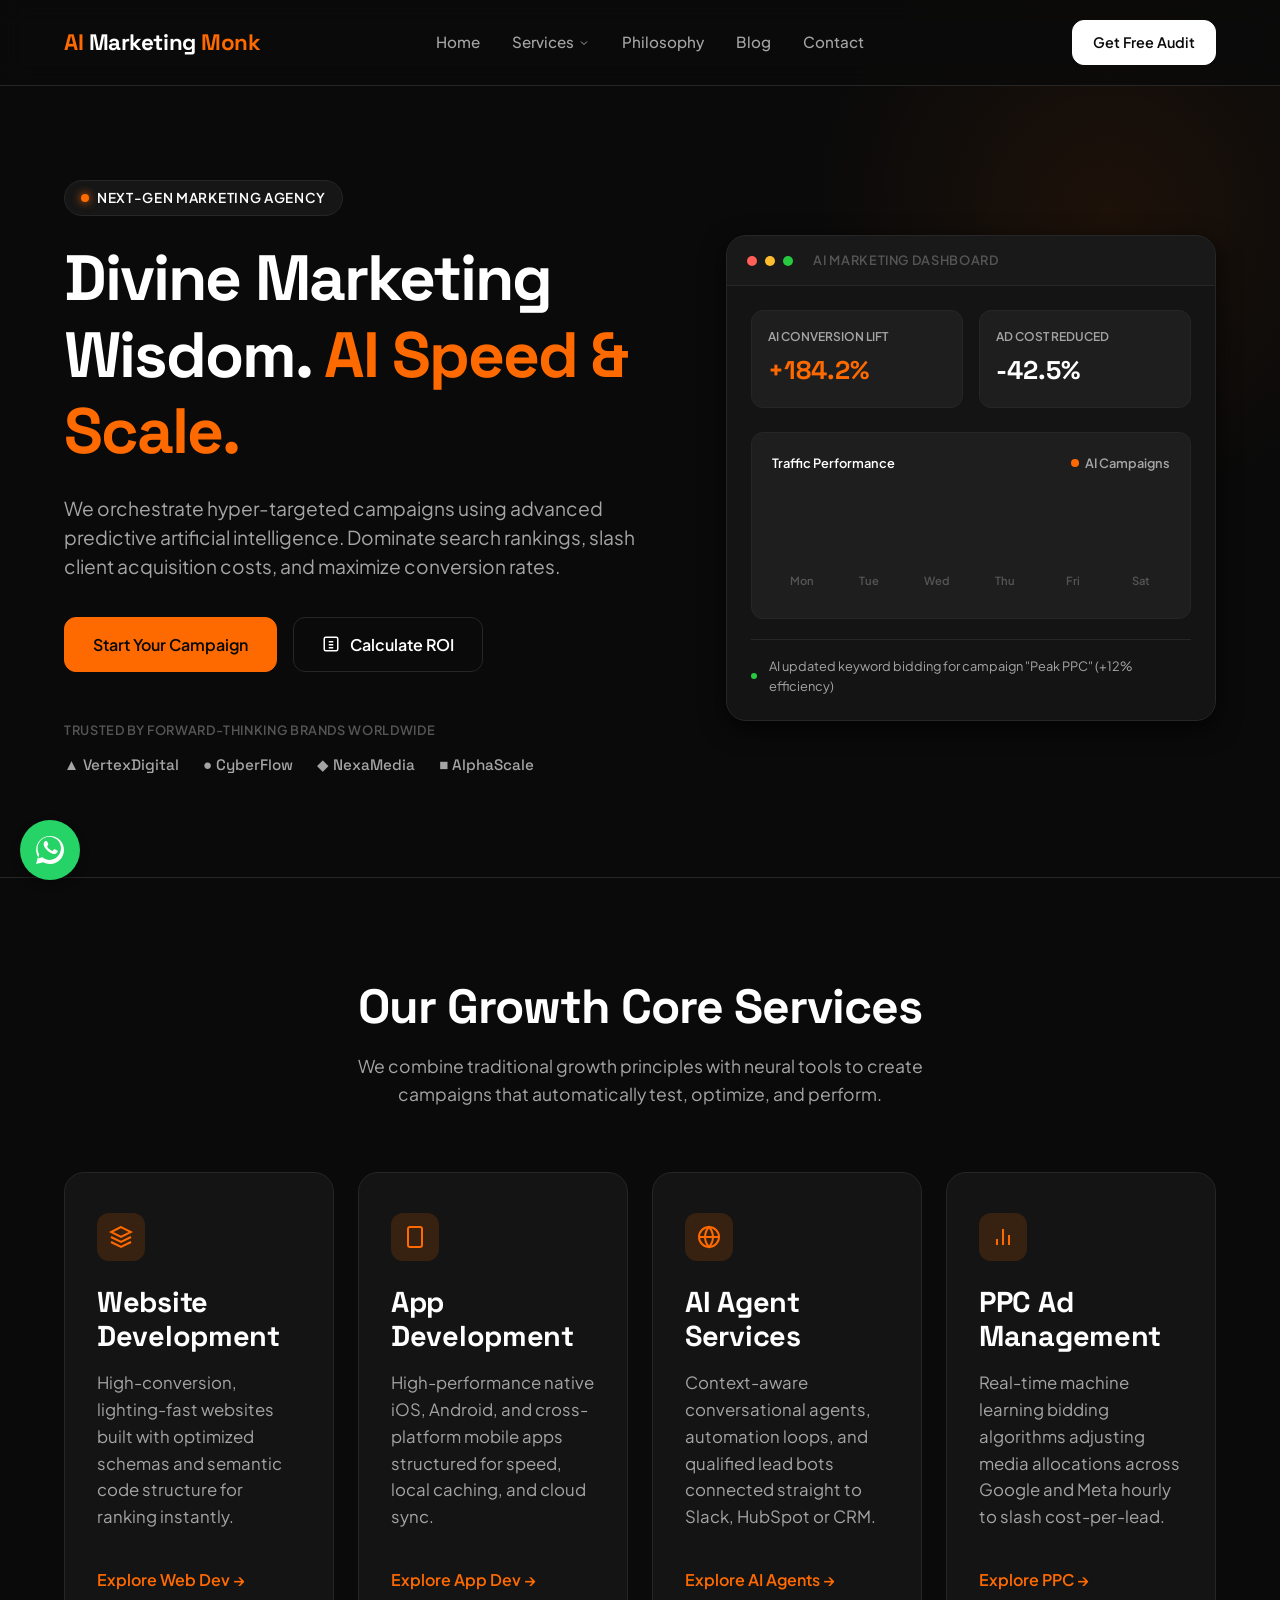
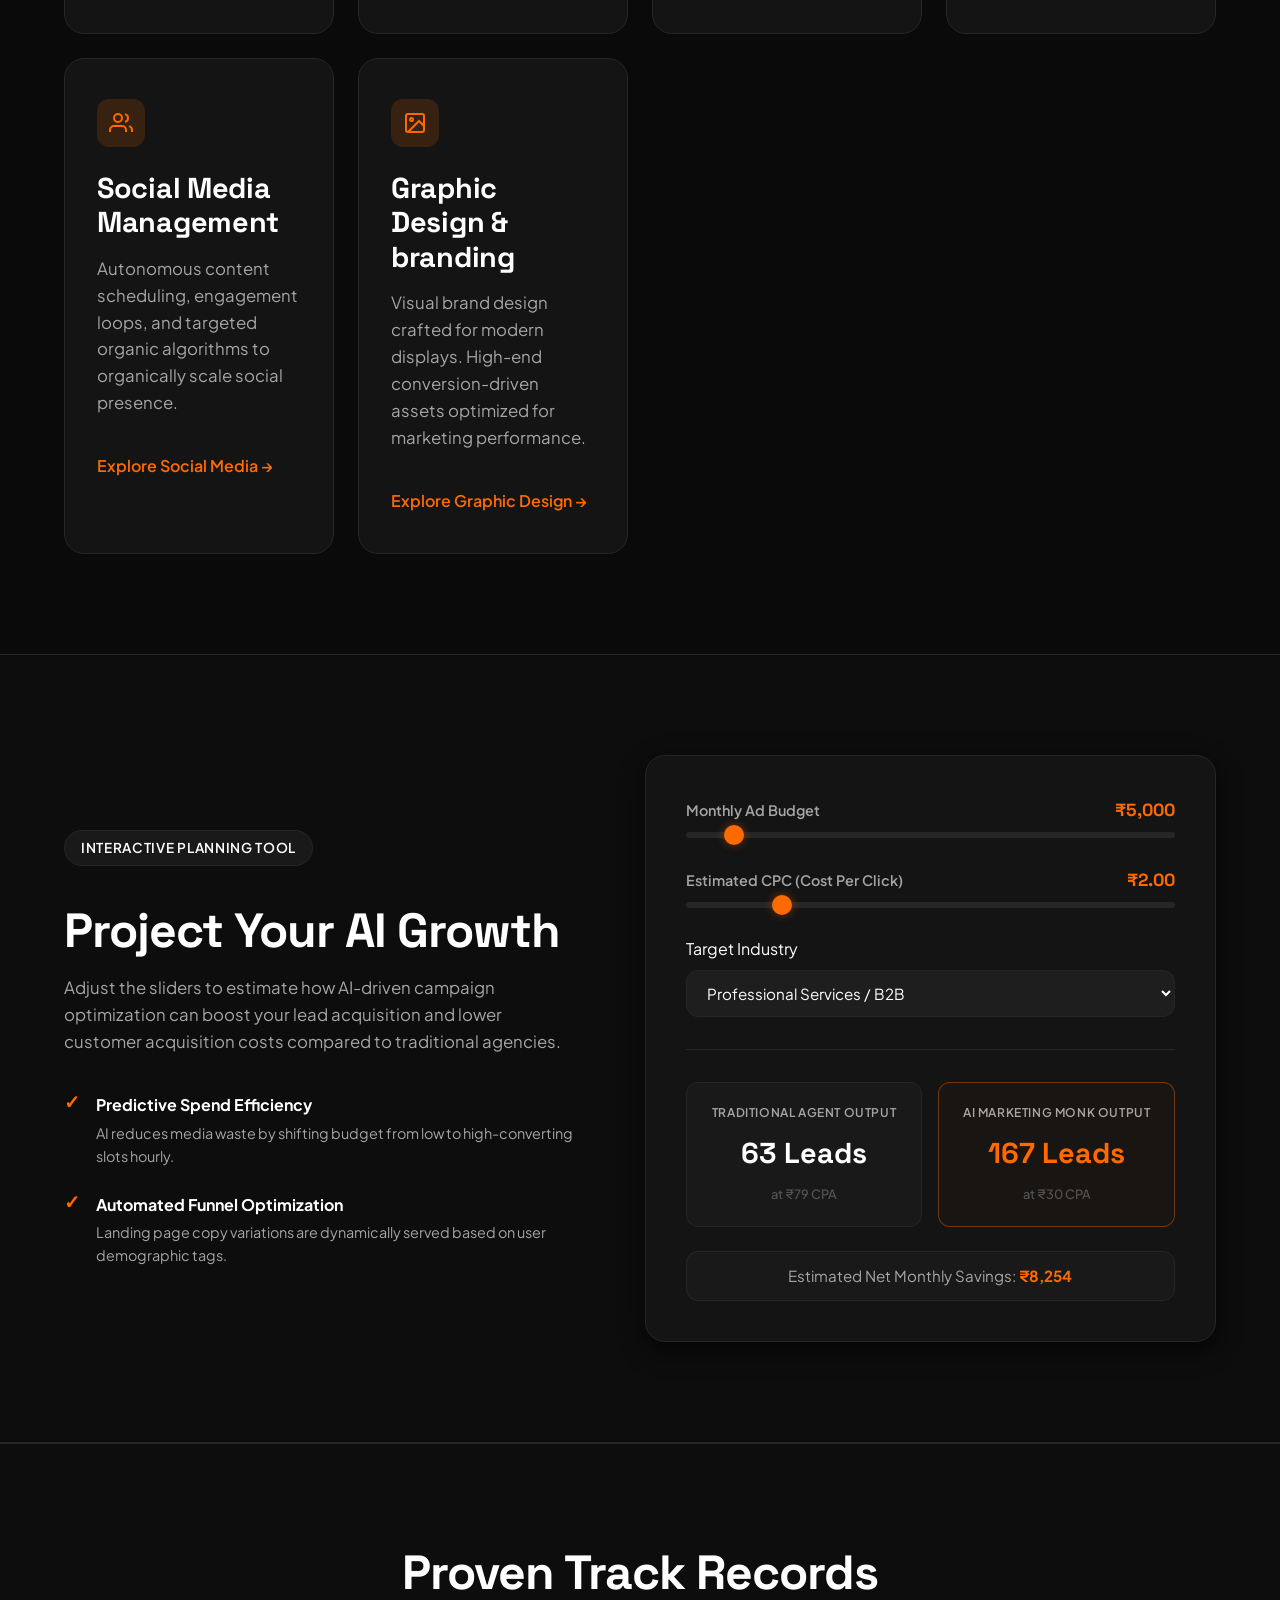
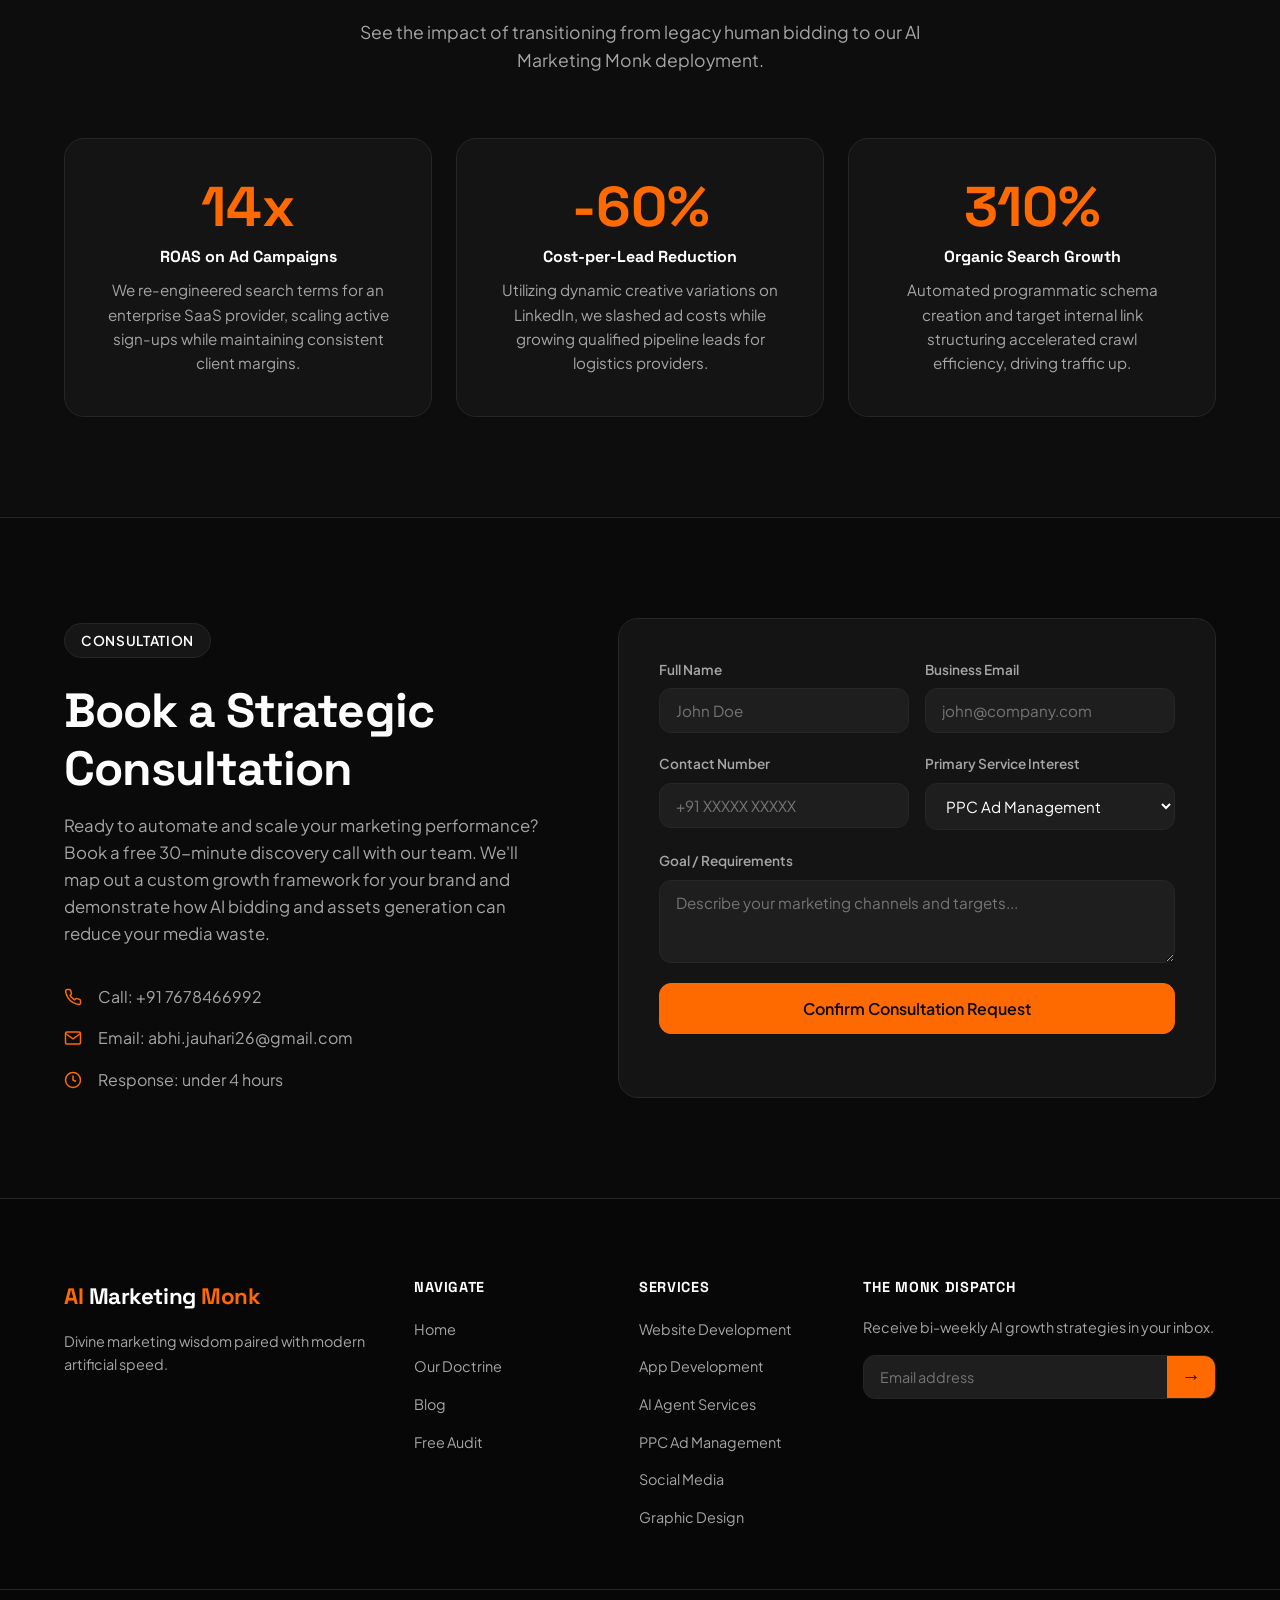
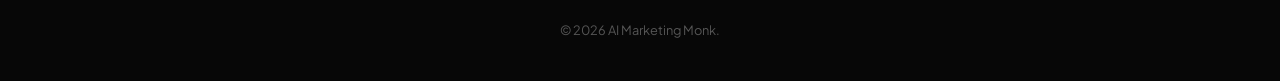
<file: index.html>
<!DOCTYPE html>
<html lang="en">
<head>
    <meta charset="UTF-8">
    <meta name="viewport" content="width=device-width, initial-scale=1.0">
    <title>AI Marketing Monk | Divine Marketing Wisdom, AI Speed & Scale</title>
    <meta name="description" content="Unlock hyper-growth with AI Marketing Monk. We combine digital marketing wisdom with artificial intelligence to scale Website Development, PPC, Social Media, and Graphic Design.">
    <link rel="stylesheet" href="style.css">
    <!-- Google Fonts for premium typography -->
    <link rel="preconnect" href="https://fonts.googleapis.com">
    <link rel="preconnect" href="https://fonts.gstatic.com" crossorigin>
    <link href="https://fonts.googleapis.com/css2?family=Plus+Jakarta+Sans:wght@300;400;500;600;700;800&family=Space+Grotesk:wght@400;500;700&display=swap" rel="stylesheet">
    <!-- Google tag (gtag.js) -->
    <script async src="https://www.googletagmanager.com/gtag/js?id=G-MKL8KQ5FQW"></script>
    <script>
      window.dataLayer = window.dataLayer || [];
      function gtag(){dataLayer.push(arguments);}
      gtag('js', new Date());

      gtag('config', 'G-MKL8KQ5FQW');
    </script>
    <link rel="icon" type="image/jpg" href="images/favicon.jpg">
</head>
<body>

    <!-- Header Navigation -->
    <header class="main-header" id="header">
        <div class="header-container">
            <a href="index.html" class="logo">
                <span class="logo-accent">AI</span> Marketing <span class="logo-accent">Monk</span>
            </a>
            
            <nav class="nav-menu" id="nav-menu">
                <ul>
                    <li><a href="index.html" class="nav-link">Home</a></li>
                    <li class="dropdown">
                        <a href="#" class="nav-link">Services <svg viewBox="0 0 24 24" width="12" height="12" stroke="currentColor" stroke-width="2" fill="none"><polyline points="6 9 12 15 18 9"></polyline></svg></a>
                        <ul class="dropdown-menu">
                            <li><a href="web-development.html" class="dropdown-item">Website Development</a></li>
                            <li><a href="app-development.html" class="dropdown-item">App Development</a></li>
                            <li><a href="ai-agents.html" class="dropdown-item">AI Agent Services</a></li>
                            <li><a href="ppc.html" class="dropdown-item">PPC Ad Management</a></li>
                            <li><a href="social-media.html" class="dropdown-item">Social Media Management</a></li>
                            <li><a href="graphic-design.html" class="dropdown-item">Graphic Design</a></li>
                        </ul>
                    </li>
                    <li><a href="about.html" class="nav-link">Philosophy</a></li>
                    <li><a href="blog.html" class="nav-link">Blog</a></li>
                    <li><a href="contact.html" class="nav-link">Contact</a></li>
                    <li><a href="contact.html" class="nav-cta-mobile">Get Free Audit</a></li>
                </ul>
            </nav>

            <div class="header-actions">
                <a href="contact.html" class="nav-cta">Get Free Audit</a>
                <button class="mobile-toggle" id="mobile-toggle" aria-label="Toggle Navigation Menu">
                    <span class="bar"></span>
                    <span class="bar"></span>
                    <span class="bar"></span>
                </button>
            </div>
        </div>
    </header>

    <main>
        <!-- Hero Section -->
        <section class="hero-section" id="hero">
            <div class="hero-bg-decoration"></div>
            <div class="container hero-grid">
                <div class="hero-content">
                    <div class="badge">
                        <span class="badge-dot"></span>
                        Next-Gen Marketing Agency
                    </div>
                    <h1>Divine Marketing Wisdom. <span class="text-orange">AI Speed & Scale.</span></h1>
                    <p class="hero-lead">We orchestrate hyper-targeted campaigns using advanced predictive artificial intelligence. Dominate search rankings, slash client acquisition costs, and maximize conversion rates.</p>
                    <div class="hero-actions-group">
                        <a href="contact.html" class="btn btn-primary">Start Your Campaign</a>
                        <a href="#calculator" class="btn btn-secondary">
                            <svg class="btn-icon" viewBox="0 0 24 24" width="18" height="18" stroke="currentColor" stroke-width="2" fill="none"><rect x="3" y="3" width="18" height="18" rx="2" ry="2"></rect><line x1="9" y1="9" x2="15" y2="9"></line><line x1="9" y1="13" x2="15" y2="13"></line><line x1="9" y1="17" x2="15" y2="17"></line></svg>
                            Calculate ROI
                        </a>
                    </div>
                    <div class="hero-social-proof">
                        <p>Trusted by forward-thinking brands worldwide</p>
                        <div class="proof-logos">
                            <span>▲ VertexDigital</span>
                            <span>● CyberFlow</span>
                            <span>◆ NexaMedia</span>
                            <span>■ AlphaScale</span>
                        </div>
                    </div>
                </div>
                <div class="hero-visual">
                    <div class="dashboard-mockup">
                        <div class="mockup-header">
                            <span class="mockup-dot red"></span>
                            <span class="mockup-dot yellow"></span>
                            <span class="mockup-dot green"></span>
                            <span class="mockup-title">AI Marketing Dashboard</span>
                        </div>
                        <div class="mockup-body">
                            <div class="metric-row">
                                <div class="metric-card">
                                    <span class="metric-label">AI Conversion Lift</span>
                                    <span class="metric-val text-orange">+184.2%</span>
                                </div>
                                <div class="metric-card">
                                    <span class="metric-label">Ad Cost Reduced</span>
                                    <span class="metric-val text-white">-42.5%</span>
                                </div>
                            </div>
                            <div class="chart-container">
                                <div class="chart-header">
                                    <span>Traffic Performance</span>
                                    <span class="chart-legend"><span class="legend-color-orange"></span> AI Campaigns</span>
                                </div>
                                <div class="chart-bars">
                                    <div class="bar-col"><div class="bar-fill" style="height: 35%;"></div><span>Mon</span></div>
                                    <div class="bar-col"><div class="bar-fill" style="height: 50%;"></div><span>Tue</span></div>
                                    <div class="bar-col"><div class="bar-fill" style="height: 42%;"></div><span>Wed</span></div>
                                    <div class="bar-col"><div class="bar-fill" style="height: 75%;"></div><span>Thu</span></div>
                                    <div class="bar-col"><div class="bar-fill" style="height: 90%;"></div><span>Fri</span></div>
                                    <div class="bar-col"><div class="bar-fill active" style="height: 98%;"></div><span>Sat</span></div>
                                </div>
                            </div>
                            <div class="live-activity">
                                <div class="activity-item">
                                    <span class="activity-status-dot"></span>
                                    <span>AI updated keyword bidding for campaign "Peak PPC" (+12% efficiency)</span>
                                </div>
                            </div>
                        </div>
                    </div>
                </div>
            </div>
        </section>

        <!-- Services Section -->
        <section class="services-section" id="services">
            <div class="container">
                <div class="section-header text-center">
                    <h2 class="sub-title">Our Growth Core Services</h2>
                    <p class="section-desc">We combine traditional growth principles with neural tools to create campaigns that automatically test, optimize, and perform.</p>
                </div>
                
                <div class="services-grid">
                    <div class="service-card">
                        <div class="service-icon">
                            <svg viewBox="0 0 24 24" width="24" height="24" stroke="currentColor" stroke-width="2" fill="none"><polygon points="12 2 2 7 12 12 22 7 12 2"></polygon><polyline points="2 17 12 22 22 17"></polyline><polyline points="2 12 12 17 22 12"></polyline></svg>
                        </div>
                        <h3>Website Development</h3>
                        <p>High-conversion, lighting-fast websites built with optimized schemas and semantic code structure for ranking instantly.</p>
                        <a href="web-development.html" class="text-orange" style="text-decoration: none; font-weight: 600; display: inline-flex; align-items: center; gap: 4px; margin-top: 16px;">Explore Web Dev →</a>
                    </div>

                    <div class="service-card">
                        <div class="service-icon">
                            <svg viewBox="0 0 24 24" width="24" height="24" stroke="currentColor" stroke-width="2" fill="none"><rect x="5" y="2" width="14" height="20" rx="2" ry="2"></rect><line x1="12" y1="18" x2="12.01" y2="18"></line></svg>
                        </div>
                        <h3>App Development</h3>
                        <p>High-performance native iOS, Android, and cross-platform mobile apps structured for speed, local caching, and cloud sync.</p>
                        <a href="app-development.html" class="text-orange" style="text-decoration: none; font-weight: 600; display: inline-flex; align-items: center; gap: 4px; margin-top: 16px;">Explore App Dev →</a>
                    </div>

                    <div class="service-card">
                        <div class="service-icon">
                            <svg viewBox="0 0 24 24" width="24" height="24" stroke="currentColor" stroke-width="2" fill="none"><circle cx="12" cy="12" r="10"></circle><path d="M12 2a15.3 15.3 0 0 1 4 10 15.3 15.3 0 0 1-4 10 15.3 15.3 0 0 1-4-10 15.3 15.3 0 0 1 4-10z"></path><path d="M2 12h20"></path></svg>
                        </div>
                        <h3>AI Agent Services</h3>
                        <p>Context-aware conversational agents, automation loops, and qualified lead bots connected straight to Slack, HubSpot or CRM.</p>
                        <a href="ai-agents.html" class="text-orange" style="text-decoration: none; font-weight: 600; display: inline-flex; align-items: center; gap: 4px; margin-top: 16px;">Explore AI Agents →</a>
                    </div>

                    <div class="service-card">
                        <div class="service-icon">
                            <svg viewBox="0 0 24 24" width="24" height="24" stroke="currentColor" stroke-width="2" fill="none"><line x1="18" y1="20" x2="18" y2="10"></line><line x1="12" y1="20" x2="12" y2="4"></line><line x1="6" y1="20" x2="6" y2="14"></line></svg>
                        </div>
                        <h3>PPC Ad Management</h3>
                        <p>Real-time machine learning bidding algorithms adjusting media allocations across Google and Meta hourly to slash cost-per-lead.</p>
                        <a href="ppc.html" class="text-orange" style="text-decoration: none; font-weight: 600; display: inline-flex; align-items: center; gap: 4px; margin-top: 16px;">Explore PPC →</a>
                    </div>

                    <div class="service-card">
                        <div class="service-icon">
                            <svg viewBox="0 0 24 24" width="24" height="24" stroke="currentColor" stroke-width="2" fill="none"><path d="M17 21v-2a4 4 0 0 0-4-4H5a4 4 0 0 0-4 4v2"></path><circle cx="9" cy="7" r="4"></circle><path d="M23 21v-2a4 4 0 0 0-3-3.87"></path><path d="M16 3.13a4 4 0 0 1 0 7.75"></path></svg>
                        </div>
                        <h3>Social Media Management</h3>
                        <p>Autonomous content scheduling, engagement loops, and targeted organic algorithms to organically scale social presence.</p>
                        <a href="social-media.html" class="text-orange" style="text-decoration: none; font-weight: 600; display: inline-flex; align-items: center; gap: 4px; margin-top: 16px;">Explore Social Media →</a>
                    </div>

                    <div class="service-card">
                        <div class="service-icon">
                            <svg viewBox="0 0 24 24" width="24" height="24" stroke="currentColor" stroke-width="2" fill="none"><rect x="3" y="3" width="18" height="18" rx="2" ry="2"></rect><circle cx="8.5" cy="8.5" r="1.5"></circle><polyline points="21 15 16 10 5 21"></polyline></svg>
                        </div>
                        <h3>Graphic Design & branding</h3>
                        <p>Visual brand design crafted for modern displays. High-end conversion-driven assets optimized for marketing performance.</p>
                        <a href="graphic-design.html" class="text-orange" style="text-decoration: none; font-weight: 600; display: inline-flex; align-items: center; gap: 4px; margin-top: 16px;">Explore Graphic Design →</a>
                    </div>
                </div>
            </div>
        </section>

        <!-- ROI Calculator Section -->
        <section class="calculator-section" id="calculator">
            <div class="container">
                <div class="calculator-grid">
                    <div class="calculator-info">
                        <div class="badge">Interactive Planning Tool</div>
                        <h2>Project Your AI Growth</h2>
                        <p>Adjust the sliders to estimate how AI-driven campaign optimization can boost your lead acquisition and lower customer acquisition costs compared to traditional agencies.</p>
                        
                        <div class="calculator-assumptions">
                            <div class="assumption-item">
                                <span class="icon-check">✓</span>
                                <div>
                                    <strong>Predictive Spend Efficiency</strong>
                                    <p>AI reduces media waste by shifting budget from low to high-converting slots hourly.</p>
                                </div>
                            </div>
                            <div class="assumption-item">
                                <span class="icon-check">✓</span>
                                <div>
                                    <strong>Automated Funnel Optimization</strong>
                                    <p>Landing page copy variations are dynamically served based on user demographic tags.</p>
                                </div>
                            </div>
                        </div>
                    </div>
                    
                    <div class="calculator-card">
                        <div class="calculator-inputs">
                            <div class="input-group">
                                <div class="range-labels">
                                    <label for="monthly-budget">Monthly Ad Budget</label>
                                    <span class="range-value" id="budget-value">₹5,000</span>
                                </div>
                                <input type="range" id="monthly-budget" min="1000" max="50000" step="500" value="5000" class="slider">
                            </div>

                            <div class="input-group">
                                <div class="range-labels">
                                    <label for="cpc-estimate">Estimated CPC (Cost Per Click)</label>
                                    <span class="range-value" id="cpc-value">₹2.00</span>
                                </div>
                                <input type="range" id="cpc-estimate" min="0.2" max="10.0" step="0.1" value="2.0" class="slider">
                            </div>
                            
                            <div class="input-group">
                                <label for="industry-select">Target Industry</label>
                                <select id="industry-select" class="form-select">
                                    <option value="ecommerce">E-commerce / Retail</option>
                                    <option value="saas">SaaS / Software</option>
                                    <option value="b2b" selected>Professional Services / B2B</option>
                                    <option value="healthcare">Healthcare & Medical</option>
                                </select>
                            </div>
                        </div>
                        
                        <div class="calculator-results">
                            <div class="result-box">
                                <span class="result-title">Traditional Agent Output</span>
                                <span class="result-number text-white" id="trad-leads">62 Leads</span>
                                <span class="result-sub">at ₹80 CPA</span>
                            </div>
                            
                            <div class="result-box highlighted">
                                <span class="result-title text-orange">AI Marketing Monk Output</span>
                                <span class="result-number text-orange" id="ai-leads">124 Leads</span>
                                <span class="result-sub">at ₹40 CPA</span>
                            </div>
                        </div>
                        
                        <div class="results-footer">
                            <p>Estimated Net Monthly Savings: <span class="text-orange" id="savings-value">₹2,480</span></p>
                        </div>
                    </div>
                </div>
            </div>
        </section>

        <!-- Results Section (Case Studies) -->
        <section class="results-section" id="results">
            <div class="container">
                <div class="section-header text-center">
                    <h2 class="sub-title">Proven Track Records</h2>
                    <p class="section-desc">See the impact of transitioning from legacy human bidding to our AI Marketing Monk deployment.</p>
                </div>
                
                <div class="results-grid">
                    <div class="result-card">
                        <div class="card-metric">14x</div>
                        <h4>ROAS on Ad Campaigns</h4>
                        <p>We re-engineered search terms for an enterprise SaaS provider, scaling active sign-ups while maintaining consistent client margins.</p>
                    </div>
                    <div class="result-card">
                        <div class="card-metric">-60%</div>
                        <h4>Cost-per-Lead Reduction</h4>
                        <p>Utilizing dynamic creative variations on LinkedIn, we slashed ad costs while growing qualified pipeline leads for logistics providers.</p>
                    </div>
                    <div class="result-card">
                        <div class="card-metric">310%</div>
                        <h4>Organic Search Growth</h4>
                        <p>Automated programmatic schema creation and target internal link structuring accelerated crawl efficiency, driving traffic up.</p>
                    </div>
                </div>
            </div>
        </section>

        <!-- Consultation Section -->
        <section class="contact-section" id="consultation">
            <div class="container contact-grid">
                <div class="contact-info">
                    <div class="badge">Consultation</div>
                    <h2>Book a Strategic Consultation</h2>
                    <p>Ready to automate and scale your marketing performance? Book a free 30-minute discovery call with our team. We'll map out a custom growth framework for your brand and demonstrate how AI bidding and assets generation can reduce your media waste.</p>
                    
                    <div class="contact-details">
                        <div class="contact-detail-item">
                            <svg viewBox="0 0 24 24" width="18" height="18" stroke="currentColor" stroke-width="2" fill="none"><path d="M22 16.92v3a2 2 0 0 1-2.18 2 19.79 19.79 0 0 1-8.63-3.07 19.5 19.5 0 0 1-6-6 19.79 19.79 0 0 1-3.07-8.67A2 2 0 0 1 4.11 2h3a2 2 0 0 1 2 1.72 12.84 12.84 0 0 0 .7 2.81 2 2 0 0 1-.45 2.11L8.09 9.91a16 16 0 0 0 6 6l1.27-1.27a2 2 0 0 1 2.11-.45 12.84 12.84 0 0 0 2.81.7A2 2 0 0 1 22 16.92z"></path></svg>
                            <span>Call: +91 7678466992</span>
                        </div>
                        <div class="contact-detail-item">
                            <svg viewBox="0 0 24 24" width="18" height="18" stroke="currentColor" stroke-width="2" fill="none"><path d="M4 4h16c1.1 0 2 .9 2 2v12c0 1.1-.9 2-2 2H4c-1.1 0-2-.9-2-2V6c0-1.1.9-2 2-2z"></path><polyline points="22,6 12,13 2,6"></polyline></svg>
                            <span>Email: abhi.jauhari26@gmail.com</span>
                        </div>
                        <div class="contact-detail-item">
                            <svg viewBox="0 0 24 24" width="18" height="18" stroke="currentColor" stroke-width="2" fill="none"><circle cx="12" cy="12" r="10"></circle><polyline points="12 6 12 12 16 14"></polyline></svg>
                            <span>Response: under 4 hours</span>
                        </div>
                    </div>
                </div>

                <div class="contact-form-container">
                    <form id="audit-form" class="contact-form" action="https://formsubmit.co/abhi.jauhari26@gmail.com" method="POST">
                        <div class="form-row">
                            <div class="form-group">
                                <label for="client-name">Full Name</label>
                                <input type="text" id="client-name" name="name" required placeholder="John Doe">
                            </div>
                            <div class="form-group">
                                <label for="client-email">Business Email</label>
                                <input type="email" id="client-email" name="email" required placeholder="john@company.com">
                            </div>
                        </div>
                        <div class="form-row">
                            <div class="form-group">
                                <label for="client-phone">Contact Number</label>
                                <input type="tel" id="client-phone" name="phone" placeholder="+91 XXXXX XXXXX">
                            </div>
                            <div class="form-group">
                                <label for="client-service">Primary Service Interest</label>
                                <select id="client-service" name="service">
                                    <option value="web-development">Website Development</option>
                                    <option value="ppc" selected>PPC Ad Management</option>
                                    <option value="social-media">Social Media Management</option>
                                    <option value="graphic-design">Graphic Design</option>
                                </select>
                            </div>
                        </div>
                        <div class="form-group">
                            <label for="client-msg">Goal / Requirements</label>
                            <textarea id="client-msg" name="message" rows="3" placeholder="Describe your marketing channels and targets..."></textarea>
                        </div>
                        <button type="submit" class="btn btn-primary btn-block">Confirm Consultation Request</button>
                    </form>
                    <div id="form-success" class="form-success-state hidden">
                        <div class="success-icon">✓</div>
                        <h3>Consultation Booked</h3>
                        <p>A coordinator is reviewing your project details. We will email you direct calendar invites within the next hour.</p>
                    </div>
                </div>
            </div>
        </section>
    </main>

    <!-- Footer -->
    <footer class="footer">
        <div class="container footer-grid">
            <div class="footer-brand">
                <a href="index.html" class="logo">
                    <span class="logo-accent">AI</span> Marketing <span class="logo-accent">Monk</span>
                </a>
                <p>Divine marketing wisdom paired with modern artificial speed.</p>
            </div>
            <div class="footer-links">
                <h5>Navigate</h5>
                <ul>
                    <li><a href="index.html">Home</a></li>
                    <li><a href="about.html">Our Doctrine</a></li>
                    <li><a href="blog.html">Blog</a></li>
                    <li><a href="contact.html">Free Audit</a></li>
                </ul>
            </div>
            <div class="footer-links">
                <h5>Services</h5>
                <ul>
                    <li><a href="web-development.html">Website Development</a></li>
                    <li><a href="app-development.html">App Development</a></li>
                    <li><a href="ai-agents.html">AI Agent Services</a></li>
                    <li><a href="ppc.html">PPC Ad Management</a></li>
                    <li><a href="social-media.html">Social Media</a></li>
                    <li><a href="graphic-design.html">Graphic Design</a></li>
                </ul>
            </div>
            <div class="footer-subscribe">
                <h5>The Monk Dispatch</h5>
                <p>Receive bi-weekly AI growth strategies in your inbox.</p>
                <form class="subscribe-form" id="newsletter-form" action="#" method="POST">
                    <input type="email" placeholder="Email address" required>
                    <button type="submit" aria-label="Subscribe">→</button>
                </form>
                <div id="subscribe-success" class="subscribe-success hidden">Subscribed!</div>
            </div>
        </div>
        <div class="footer-bottom text-center">
            <p>&copy; 2026 AI Marketing Monk. </p>
        </div>
    </footer>

    <script src="app.js"></script>
    <!-- Exit Intent Popup Modal Overlay -->
    <div id="exit-intent-modal" class="modal-overlay">
        <div class="modal-content">
            <button class="close-modal-btn" id="close-exit-modal" aria-label="Close Modal">&times;</button>
            <div class="badge" style="margin-bottom: 12px; display: inline-block;">Special Offer</div>
            <h3>Wait! Get a Free Audit</h3>
            <p style="margin-bottom: 20px; font-size: 0.9rem; color: var(--color-muted);">Before you leave, let our digital monks compile a detailed conversion optimization report for your website in under 4 hours.</p>
            
            <form id="exit-audit-form" class="contact-form">
                <div class="form-group">
                    <label for="exit-name">Name</label>
                    <input type="text" id="exit-name" name="name" required placeholder="John Doe">
                </div>
                <div class="form-row">
                    <div class="form-group">
                        <label for="exit-email">Business Email</label>
                        <input type="email" id="exit-email" name="email" required placeholder="john@company.com">
                    </div>
                    <div class="form-group">
                        <label for="exit-phone">Contact Number</label>
                        <input type="tel" id="exit-phone" name="phone" placeholder="+91 XXXXX XXXXX">
                    </div>
                </div>
                <div class="form-group">
                    <label for="exit-website">Website URL</label>
                    <input type="url" id="exit-website" name="website" placeholder="https://yourcompany.com">
                </div>
                <button type="submit" class="btn btn-primary" style="width: 100%; margin-top: 10px;">Claim My Free Audit</button>
            </form>
            <div id="exit-success" class="subscribe-success hidden" style="margin-top: 15px; text-align: center;">
                <strong>Audit Request Received!</strong> Check your inbox for confirmation.
            </div>
        </div>
    </div>
    <!-- WhatsApp Floating Button -->
    <a href="https://wa.me/917678466992" class="whatsapp-float" target="_blank" rel="noopener noreferrer" aria-label="Chat on WhatsApp">
        <svg viewBox="0 0 24 24" width="28" height="28" fill="currentColor">
            <path d="M.057 24l1.687-6.163c-1.041-1.804-1.588-3.849-1.587-5.946C.06 5.348 5.397.01 12.008.01c3.202.001 6.212 1.246 8.477 3.514 2.266 2.268 3.507 5.28 3.505 8.484-.004 6.657-5.34 11.997-11.953 11.997-2.005-.001-3.973-.502-5.724-1.455L0 24zm6.59-4.846c1.6.95 3.188 1.449 4.725 1.45 5.515 0 10.002-4.49 10.005-10.007.001-2.673-1.037-5.186-2.922-7.073-1.886-1.886-4.397-2.924-7.07-2.924-5.522 0-10.01 4.49-10.015 10.007-.002 1.776.471 3.5 1.37 5.018l-.997 3.642 3.731-.979zm11.396-6.84c-.302-.151-1.787-.882-2.057-.981-.27-.099-.467-.149-.663.151-.196.3-.758.981-.929 1.18-.172.199-.344.225-.646.075-.302-.15-1.274-.469-2.427-1.496-.897-.801-1.503-1.791-1.68-2.091-.177-.3-.019-.462.132-.612.135-.135.302-.35.453-.526.151-.176.202-.3.302-.5.101-.2.051-.375-.025-.526-.076-.151-.663-1.597-.91-2.194-.24-.577-.48-.5-.663-.51-.171-.007-.367-.008-.564-.008-.196 0-.516.075-.786.375-.27.3-1.03 1.006-1.03 2.454 0 1.449 1.053 2.848 1.2 3.049.148.199 2.072 3.164 5.018 4.44.7.304 1.248.485 1.674.62.703.224 1.344.193 1.85.117.564-.085 1.787-.73 2.04-1.434.253-.703.253-1.306.177-1.434-.075-.127-.27-.202-.572-.353z"/>
        </svg>
    </a>
</body>
</html>
</file>
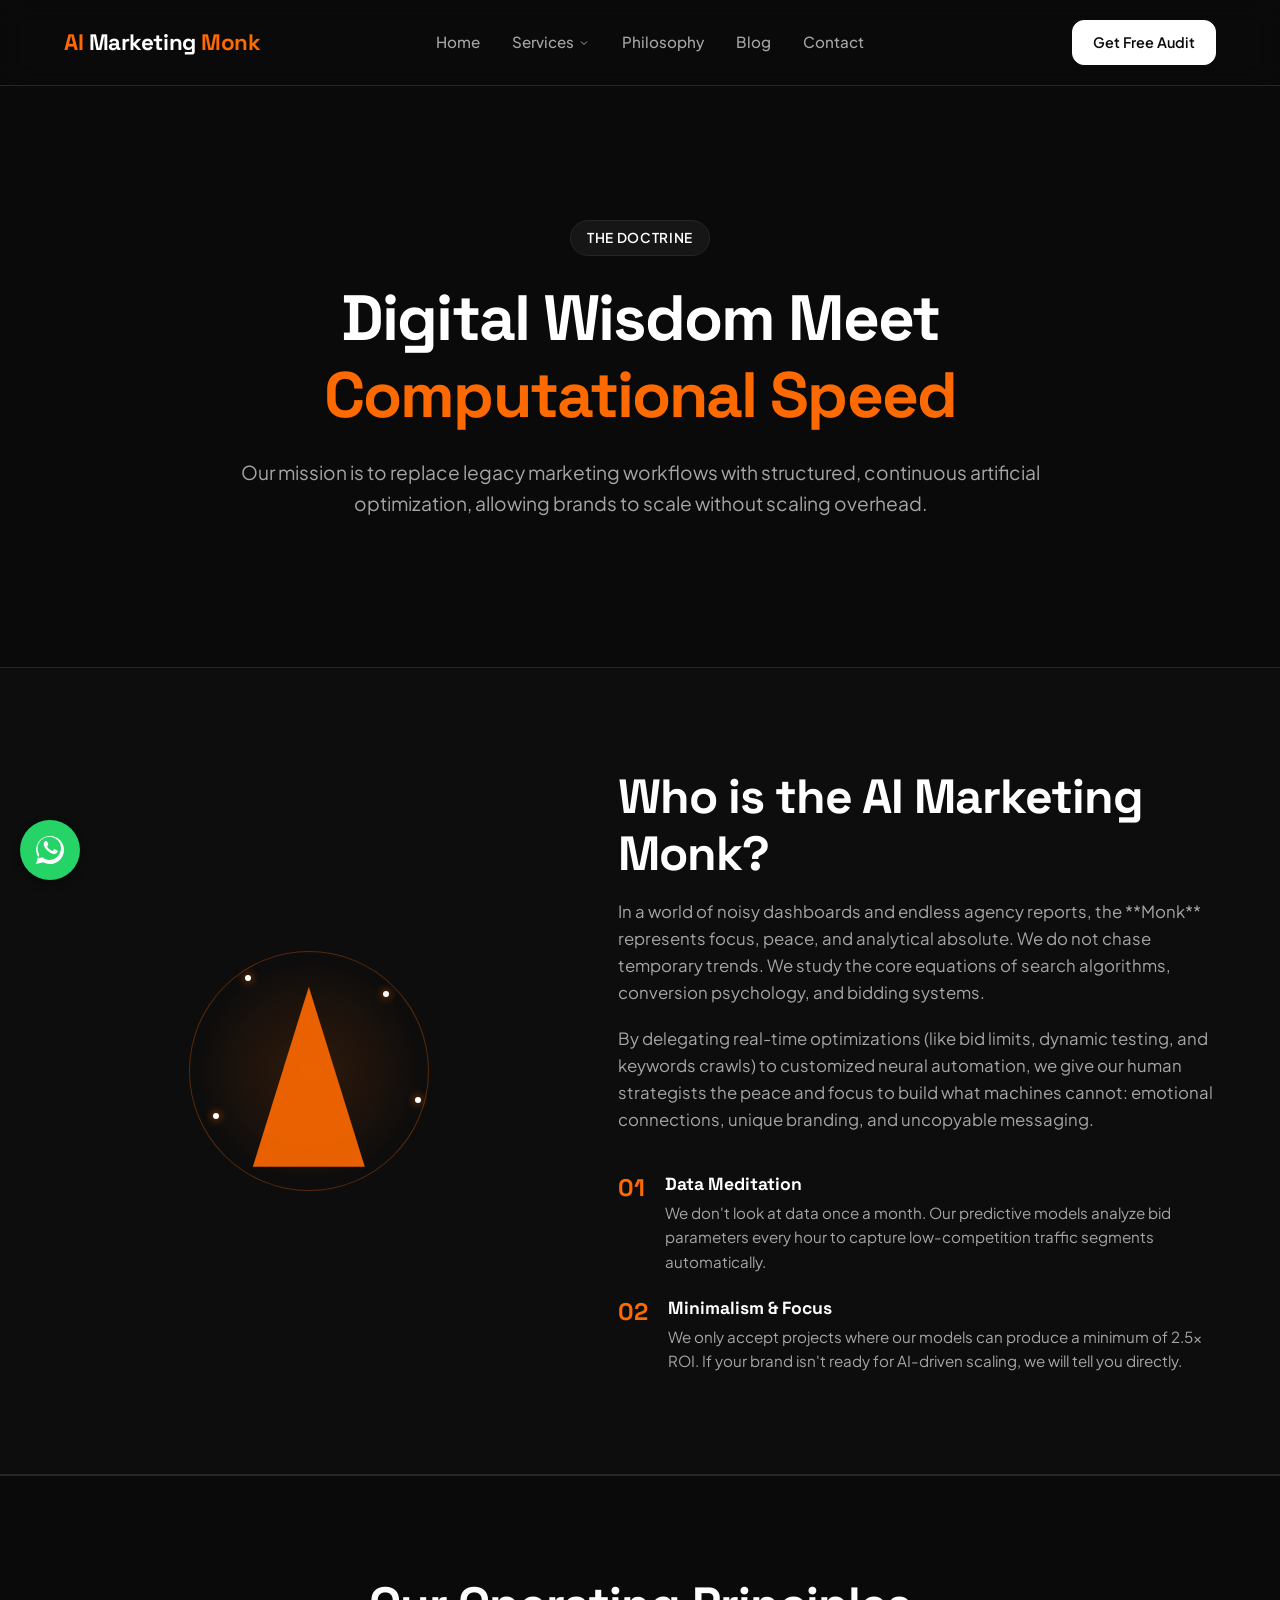
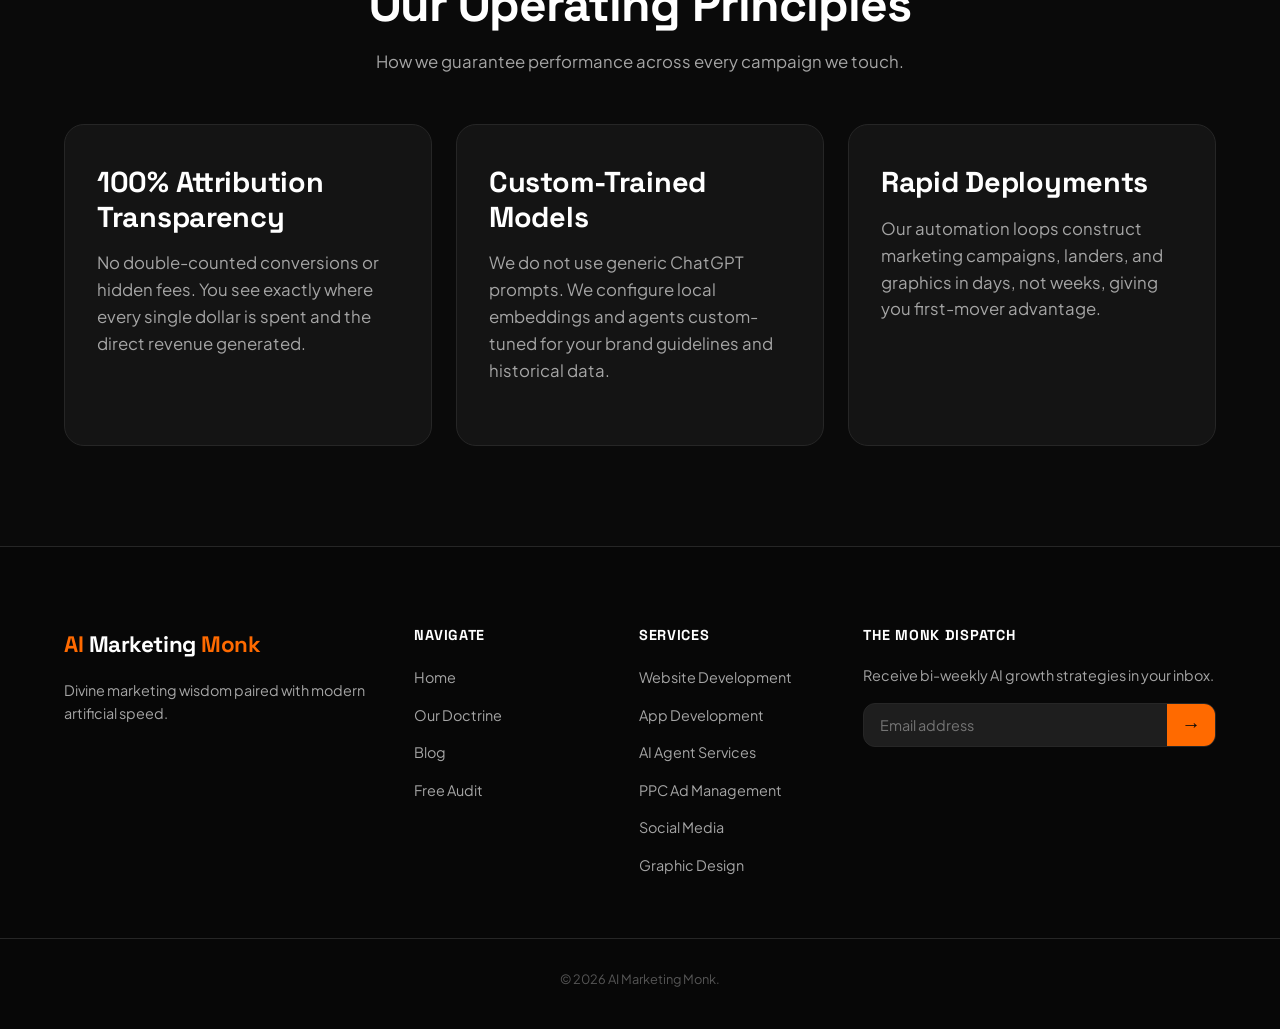
<file: about.html>
<!DOCTYPE html>
<html lang="en">
<head>
    <meta charset="UTF-8">
    <meta name="viewport" content="width=device-width, initial-scale=1.0">
    <title>Our Philosophy | AI Marketing Monk</title>
    <meta name="description" content="Learn about the doctrine of AI Marketing Monk. We merge high-level digital marketing strategy with cutting-edge artificial intelligence systems.">
    <link rel="stylesheet" href="style.css">
    <!-- Google Fonts for premium typography -->
    <link rel="preconnect" href="https://fonts.googleapis.com">
    <link rel="preconnect" href="https://fonts.gstatic.com" crossorigin>
    <link href="https://fonts.googleapis.com/css2?family=Plus+Jakarta+Sans:wght@300;400;500;600;700;800&family=Space+Grotesk:wght@400;500;700&display=swap" rel="stylesheet">
    <!-- Google tag (gtag.js) -->
    <script async src="https://www.googletagmanager.com/gtag/js?id=G-MKL8KQ5FQW"></script>
    <script>
      window.dataLayer = window.dataLayer || [];
      function gtag(){dataLayer.push(arguments);}
      gtag('js', new Date());

      gtag('config', 'G-MKL8KQ5FQW');
    </script>
    <link rel="icon" type="image/jpg" href="images/favicon.jpg">
</head>
<body>

    <!-- Header Navigation -->
    <header class="main-header" id="header">
        <div class="header-container">
            <a href="index.html" class="logo">
                <span class="logo-accent">AI</span> Marketing <span class="logo-accent">Monk</span>
            </a>
            
            <nav class="nav-menu" id="nav-menu">
                <ul>
                    <li><a href="index.html" class="nav-link">Home</a></li>
                    <li class="dropdown">
                        <a href="#" class="nav-link">Services <svg viewBox="0 0 24 24" width="12" height="12" stroke="currentColor" stroke-width="2" fill="none"><polyline points="6 9 12 15 18 9"></polyline></svg></a>
                        <ul class="dropdown-menu">
                            <li><a href="web-development.html" class="dropdown-item">Website Development</a></li>
                            <li><a href="app-development.html" class="dropdown-item">App Development</a></li>
                            <li><a href="ai-agents.html" class="dropdown-item">AI Agent Services</a></li>
                            <li><a href="ppc.html" class="dropdown-item">PPC Ad Management</a></li>
                            <li><a href="social-media.html" class="dropdown-item">Social Media Management</a></li>
                            <li><a href="graphic-design.html" class="dropdown-item">Graphic Design</a></li>
                        </ul>
                    </li>
                    <li><a href="about.html" class="nav-link">Philosophy</a></li>
                    <li><a href="blog.html" class="nav-link">Blog</a></li>
                    <li><a href="contact.html" class="nav-link">Contact</a></li>
                    <li><a href="contact.html" class="nav-cta-mobile">Get Free Audit</a></li>
                </ul>
            </nav>

            <div class="header-actions">
                <a href="contact.html" class="nav-cta">Get Free Audit</a>
                <button class="mobile-toggle" id="mobile-toggle" aria-label="Toggle Navigation Menu">
                    <span class="bar"></span>
                    <span class="bar"></span>
                    <span class="bar"></span>
                </button>
            </div>
        </div>
    </header>

    <main style="padding-top: 120px;">
        <!-- Inner Page Hero -->
        <section class="services-section" style="border: none;">
            <div class="container">
                <div class="section-header text-center" style="max-width: 800px; margin-bottom: 48px;">
                    <div class="badge">The Doctrine</div>
                    <h1>Digital Wisdom Meet <span class="text-orange">Computational Speed</span></h1>
                    <p class="section-desc" style="font-size: 1.2rem;">Our mission is to replace legacy marketing workflows with structured, continuous artificial optimization, allowing brands to scale without scaling overhead.</p>
                </div>
            </div>
        </section>

        <!-- Main Narrative Section -->
        <section class="philosophy-section" style="background-color: #0d0d0d; border-top: 1px solid var(--color-border); border-bottom: 1px solid var(--color-border);">
            <div class="container philosophy-grid">
                <div class="philosophy-visual">
                    <div class="monk-art">
                        <div class="monk-graphic">
                            <div class="glowing-halo"></div>
                            <div class="monk-silhouette" style="background-color: var(--color-primary);"></div>
                            <div class="digital-nodes">
                                <span class="node n1" style="background-color: white;"></span>
                                <span class="node n2" style="background-color: white;"></span>
                                <span class="node n3" style="background-color: white;"></span>
                                <span class="node n4" style="background-color: white;"></span>
                            </div>
                        </div>
                    </div>
                </div>
                <div class="philosophy-content">
                    <h2>Who is the AI Marketing Monk?</h2>
                    <p>In a world of noisy dashboards and endless agency reports, the **Monk** represents focus, peace, and analytical absolute. We do not chase temporary trends. We study the core equations of search algorithms, conversion psychology, and bidding systems.</p>
                    <p>By delegating real-time optimizations (like bid limits, dynamic testing, and keywords crawls) to customized neural automation, we give our human strategists the peace and focus to build what machines cannot: emotional connections, unique branding, and uncopyable messaging.</p>
                    
                    <div class="pillars" style="margin-top: 40px;">
                        <div class="pillar-item">
                            <span class="pillar-num">01</span>
                            <div>
                                <h4>Data Meditation</h4>
                                <p>We don't look at data once a month. Our predictive models analyze bid parameters every hour to capture low-competition traffic segments automatically.</p>
                            </div>
                        </div>
                        <div class="pillar-item">
                            <span class="pillar-num">02</span>
                            <div>
                                <h4>Minimalism & Focus</h4>
                                <p>We only accept projects where our models can produce a minimum of 2.5x ROI. If your brand isn't ready for AI-driven scaling, we will tell you directly.</p>
                            </div>
                        </div>
                    </div>
                </div>
            </div>
        </section>

        <!-- Our Principles -->
        <section class="services-section" style="background-color: var(--bg-main);">
            <div class="container">
                <div class="section-header text-center" style="margin-bottom: 48px;">
                    <h2>Our Operating Principles</h2>
                    <p>How we guarantee performance across every campaign we touch.</p>
                </div>
                <div class="services-grid" style="grid-template-columns: repeat(auto-fit, minmax(300px, 1fr));">
                    <div class="service-card">
                        <h3>100% Attribution Transparency</h3>
                        <p>No double-counted conversions or hidden fees. You see exactly where every single dollar is spent and the direct revenue generated.</p>
                    </div>
                    <div class="service-card">
                        <h3>Custom-Trained Models</h3>
                        <p>We do not use generic ChatGPT prompts. We configure local embeddings and agents custom-tuned for your brand guidelines and historical data.</p>
                    </div>
                    <div class="service-card">
                        <h3>Rapid Deployments</h3>
                        <p>Our automation loops construct marketing campaigns, landers, and graphics in days, not weeks, giving you first-mover advantage.</p>
                    </div>
                </div>
            </div>
        </section>
    </main>

    <!-- Footer -->
    <footer class="footer">
        <div class="container footer-grid">
            <div class="footer-brand">
                <a href="index.html" class="logo">
                    <span class="logo-accent">AI</span> Marketing <span class="logo-accent">Monk</span>
                </a>
                <p>Divine marketing wisdom paired with modern artificial speed.</p>
            </div>
            <div class="footer-links">
                <h5>Navigate</h5>
                <ul>
                    <li><a href="index.html">Home</a></li>
                    <li><a href="about.html">Our Doctrine</a></li>
                    <li><a href="blog.html">Blog</a></li>
                    <li><a href="contact.html">Free Audit</a></li>
                </ul>
            </div>
            <div class="footer-links">
                <h5>Services</h5>
                <ul>
                    <li><a href="web-development.html">Website Development</a></li>
                    <li><a href="app-development.html">App Development</a></li>
                    <li><a href="ai-agents.html">AI Agent Services</a></li>
                    <li><a href="ppc.html">PPC Ad Management</a></li>
                    <li><a href="social-media.html">Social Media</a></li>
                    <li><a href="graphic-design.html">Graphic Design</a></li>
                </ul>
            </div>
            <div class="footer-subscribe">
                <h5>The Monk Dispatch</h5>
                <p>Receive bi-weekly AI growth strategies in your inbox.</p>
                <form class="subscribe-form" id="newsletter-form" action="#" method="POST">
                    <input type="email" placeholder="Email address" required>
                    <button type="submit" aria-label="Subscribe">→</button>
                </form>
                <div id="subscribe-success" class="subscribe-success hidden">Subscribed!</div>
            </div>
        </div>
        <div class="footer-bottom text-center">
            <p>&copy; 2026 AI Marketing Monk. </p>
        </div>
    </footer>

    <script src="app.js"></script>
    <!-- Exit Intent Popup Modal Overlay -->
    <div id="exit-intent-modal" class="modal-overlay">
        <div class="modal-content">
            <button class="close-modal-btn" id="close-exit-modal" aria-label="Close Modal">&times;</button>
            <div class="badge" style="margin-bottom: 12px; display: inline-block;">Special Offer</div>
            <h3>Wait! Get a Free Audit</h3>
            <p style="margin-bottom: 20px; font-size: 0.9rem; color: var(--color-muted);">Before you leave, let our digital monks compile a detailed conversion optimization report for your website in under 4 hours.</p>
            
            <form id="exit-audit-form" class="contact-form">
                <div class="form-group">
                    <label for="exit-name">Name</label>
                    <input type="text" id="exit-name" name="name" required placeholder="John Doe">
                </div>
                <div class="form-row">
                    <div class="form-group">
                        <label for="exit-email">Business Email</label>
                        <input type="email" id="exit-email" name="email" required placeholder="john@company.com">
                    </div>
                    <div class="form-group">
                        <label for="exit-phone">Contact Number</label>
                        <input type="tel" id="exit-phone" name="phone" placeholder="+91 XXXXX XXXXX">
                    </div>
                </div>
                <div class="form-group">
                    <label for="exit-website">Website URL</label>
                    <input type="url" id="exit-website" name="website" placeholder="https://yourcompany.com">
                </div>
                <button type="submit" class="btn btn-primary" style="width: 100%; margin-top: 10px;">Claim My Free Audit</button>
            </form>
            <div id="exit-success" class="subscribe-success hidden" style="margin-top: 15px; text-align: center;">
                <strong>Audit Request Received!</strong> Check your inbox for confirmation.
            </div>
        </div>
    </div>
    <!-- WhatsApp Floating Button -->
    <a href="https://wa.me/917678466992" class="whatsapp-float" target="_blank" rel="noopener noreferrer" aria-label="Chat on WhatsApp">
        <svg viewBox="0 0 24 24" width="28" height="28" fill="currentColor">
            <path d="M.057 24l1.687-6.163c-1.041-1.804-1.588-3.849-1.587-5.946C.06 5.348 5.397.01 12.008.01c3.202.001 6.212 1.246 8.477 3.514 2.266 2.268 3.507 5.28 3.505 8.484-.004 6.657-5.34 11.997-11.953 11.997-2.005-.001-3.973-.502-5.724-1.455L0 24zm6.59-4.846c1.6.95 3.188 1.449 4.725 1.45 5.515 0 10.002-4.49 10.005-10.007.001-2.673-1.037-5.186-2.922-7.073-1.886-1.886-4.397-2.924-7.07-2.924-5.522 0-10.01 4.49-10.015 10.007-.002 1.776.471 3.5 1.37 5.018l-.997 3.642 3.731-.979zm11.396-6.84c-.302-.151-1.787-.882-2.057-.981-.27-.099-.467-.149-.663.151-.196.3-.758.981-.929 1.18-.172.199-.344.225-.646.075-.302-.15-1.274-.469-2.427-1.496-.897-.801-1.503-1.791-1.68-2.091-.177-.3-.019-.462.132-.612.135-.135.302-.35.453-.526.151-.176.202-.3.302-.5.101-.2.051-.375-.025-.526-.076-.151-.663-1.597-.91-2.194-.24-.577-.48-.5-.663-.51-.171-.007-.367-.008-.564-.008-.196 0-.516.075-.786.375-.27.3-1.03 1.006-1.03 2.454 0 1.449 1.053 2.848 1.2 3.049.148.199 2.072 3.164 5.018 4.44.7.304 1.248.485 1.674.62.703.224 1.344.193 1.85.117.564-.085 1.787-.73 2.04-1.434.253-.703.253-1.306.177-1.434-.075-.127-.27-.202-.572-.353z"/>
        </svg>
    </a>
</body>
</html>
</file>
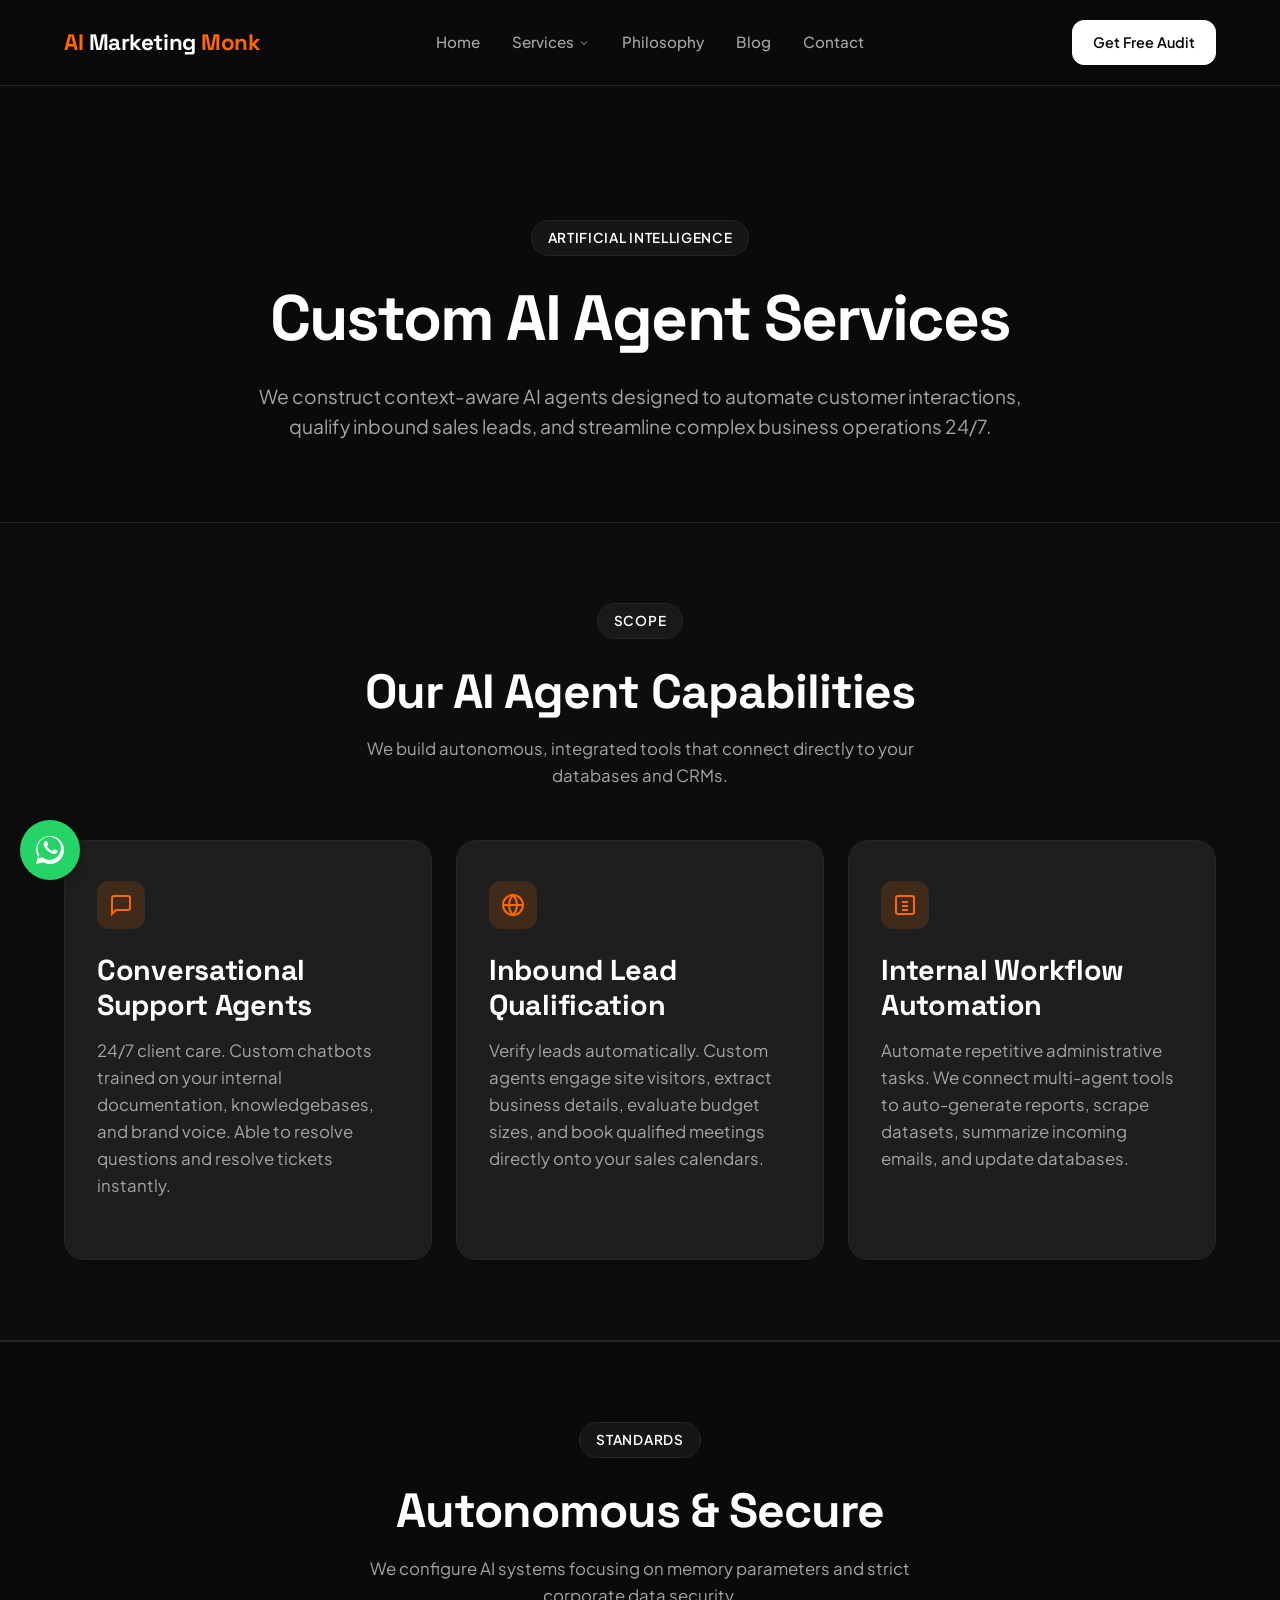
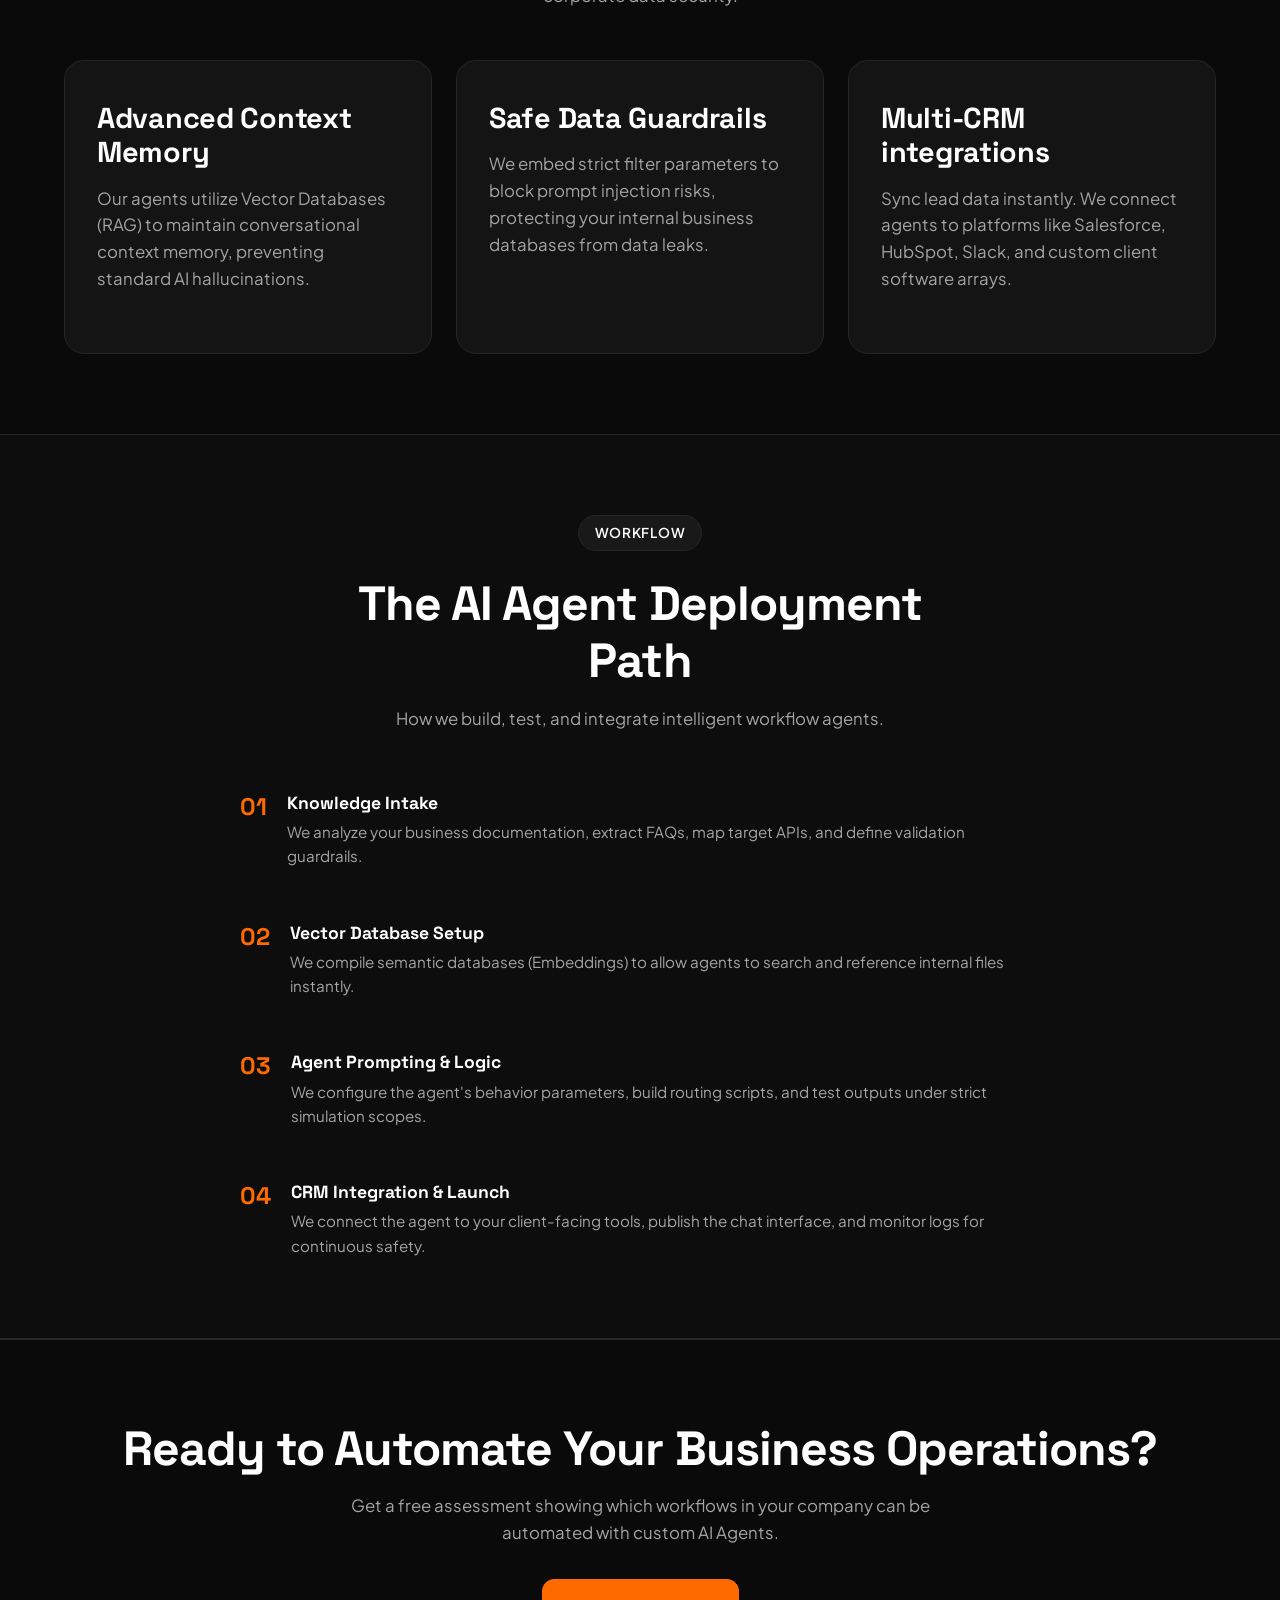
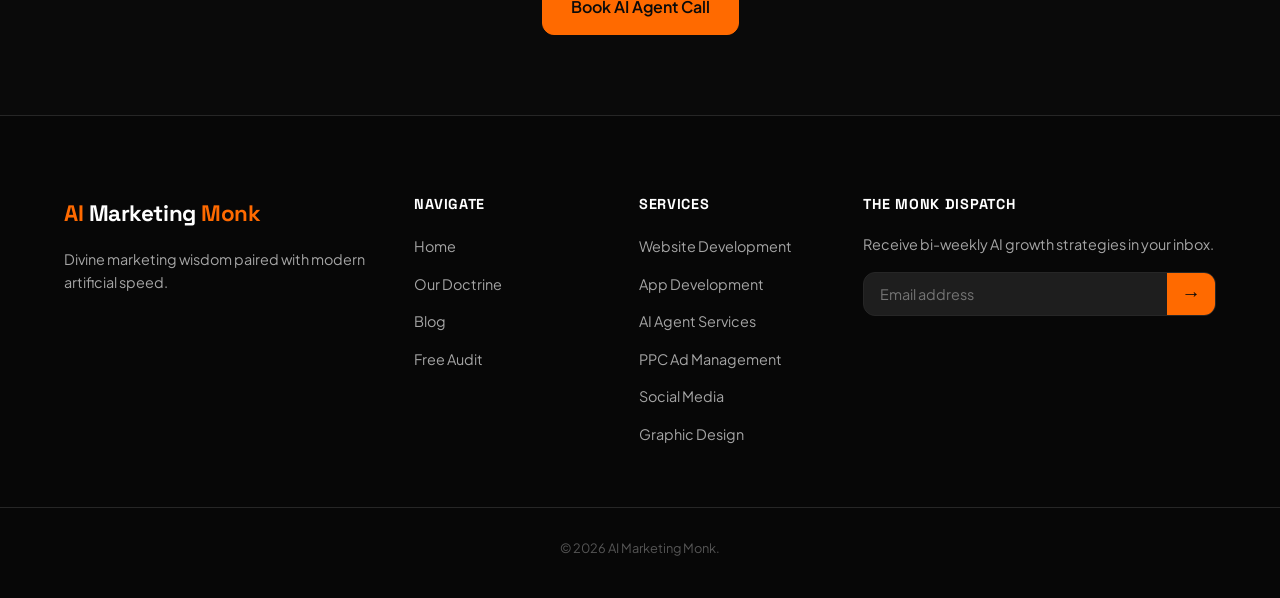
<file: ai-agents.html>
<!DOCTYPE html>
<html lang="en">
<head>
    <meta charset="UTF-8">
    <meta name="viewport" content="width=device-width, initial-scale=1.0">
    <title>AI Agent Services | AI Marketing Monk</title>
    <meta name="description" content="Custom AI Agents and Workflow Automation services. We build context-aware customer support, lead qualification, and internal data agents.">
    <link rel="stylesheet" href="style.css">
    <!-- Google Fonts for premium typography -->
    <link rel="preconnect" href="https://fonts.googleapis.com">
    <link rel="preconnect" href="https://fonts.gstatic.com" crossorigin>
    <link href="https://fonts.googleapis.com/css2?family=Plus+Jakarta+Sans:wght@300;400;500;600;700;800&family=Space+Grotesk:wght@400;500;700&display=swap" rel="stylesheet">
    <!-- Google tag (gtag.js) -->
    <script async src="https://www.googletagmanager.com/gtag/js?id=G-MKL8KQ5FQW"></script>
    <script>
      window.dataLayer = window.dataLayer || [];
      function gtag(){dataLayer.push(arguments);}
      gtag('js', new Date());

      gtag('config', 'G-MKL8KQ5FQW');
    </script>
    <link rel="icon" type="image/jpg" href="images/favicon.jpg">
</head>
<body>

    <!-- Header Navigation -->
    <header class="main-header" id="header">
        <div class="header-container">
            <a href="index.html" class="logo">
                <span class="logo-accent">AI</span> Marketing <span class="logo-accent">Monk</span>
            </a>
            
            <nav class="nav-menu" id="nav-menu">
                <ul>
                    <li><a href="index.html" class="nav-link">Home</a></li>
                    <li class="dropdown">
                        <a href="#" class="nav-link">Services <svg viewBox="0 0 24 24" width="12" height="12" stroke="currentColor" stroke-width="2" fill="none"><polyline points="6 9 12 15 18 9"></polyline></svg></a>
                        <ul class="dropdown-menu">
                            <li><a href="web-development.html" class="dropdown-item">Website Development</a></li>
                            <li><a href="app-development.html" class="dropdown-item">App Development</a></li>
                            <li><a href="ai-agents.html" class="dropdown-item">AI Agent Services</a></li>
                            <li><a href="ppc.html" class="dropdown-item">PPC Ad Management</a></li>
                            <li><a href="social-media.html" class="dropdown-item">Social Media Management</a></li>
                            <li><a href="graphic-design.html" class="dropdown-item">Graphic Design</a></li>
                        </ul>
                    </li>
                    <li><a href="about.html" class="nav-link">Philosophy</a></li>
                    <li><a href="blog.html" class="nav-link">Blog</a></li>
                    <li><a href="contact.html" class="nav-link">Contact</a></li>
                    <li><a href="contact.html" class="nav-cta-mobile">Get Free Audit</a></li>
                </ul>
            </nav>

            <div class="header-actions">
                <a href="contact.html" class="nav-cta">Get Free Audit</a>
                <button class="mobile-toggle" id="mobile-toggle" aria-label="Toggle Navigation Menu">
                    <span class="bar"></span>
                    <span class="bar"></span>
                    <span class="bar"></span>
                </button>
            </div>
        </div>
    </header>

    <main style="padding-top: 120px;">
        <section class="services-section" style="border: none; padding-bottom: 60px;">
            <div class="container">
                <div class="section-header text-center" style="max-width: 800px; margin-bottom: 0;">
                    <div class="badge">Artificial Intelligence</div>
                    <h1>Custom AI Agent Services</h1>
                    <p class="section-desc" style="font-size: 1.2rem;">We construct context-aware AI agents designed to automate customer interactions, qualify inbound sales leads, and streamline complex business operations 24/7.</p>
                </div>
            </div>
        </section>

        <!-- Sub-Services -->
        <section class="services-section" style="background-color: #0d0d0d; border-top: 1px solid var(--color-border); border-bottom: 1px solid var(--color-border); padding: 80px 0;">
            <div class="container">
                <div class="section-header text-center" style="max-width: 600px; margin-bottom: 50px;">
                    <div class="badge">Scope</div>
                    <h2>Our AI Agent Capabilities</h2>
                    <p>We build autonomous, integrated tools that connect directly to your databases and CRMs.</p>
                </div>
                
                <div class="services-grid" style="grid-template-columns: repeat(auto-fit, minmax(280px, 1fr));">
                    <div class="service-card" style="background-color: var(--bg-surface-elevated);">
                        <div class="service-icon">
                            <svg viewBox="0 0 24 24" width="24" height="24" stroke="currentColor" stroke-width="2" fill="none"><path d="M21 15a2 2 0 0 1-2 2H7l-4 4V5a2 2 0 0 1 2-2h14a2 2 0 0 1 2 2z"></path></svg>
                        </div>
                        <h3>Conversational Support Agents</h3>
                        <p>24/7 client care. Custom chatbots trained on your internal documentation, knowledgebases, and brand voice. Able to resolve questions and resolve tickets instantly.</p>
                    </div>

                    <div class="service-card" style="background-color: var(--bg-surface-elevated);">
                        <div class="service-icon">
                            <svg viewBox="0 0 24 24" width="24" height="24" stroke="currentColor" stroke-width="2" fill="none"><circle cx="12" cy="12" r="10"></circle><path d="M12 2a15.3 15.3 0 0 1 4 10 15.3 15.3 0 0 1-4 10 15.3 15.3 0 0 1-4-10 15.3 15.3 0 0 1 4-10z"></path><path d="M2 12h20"></path></svg>
                        </div>
                        <h3>Inbound Lead Qualification</h3>
                        <p>Verify leads automatically. Custom agents engage site visitors, extract business details, evaluate budget sizes, and book qualified meetings directly onto your sales calendars.</p>
                    </div>

                    <div class="service-card" style="background-color: var(--bg-surface-elevated);">
                        <div class="service-icon">
                            <svg viewBox="0 0 24 24" width="24" height="24" stroke="currentColor" stroke-width="2" fill="none"><rect x="3" y="3" width="18" height="18" rx="2" ry="2"></rect><line x1="9" y1="9" x2="15" y2="9"></line><line x1="9" y1="13" x2="15" y2="13"></line><line x1="9" y1="17" x2="15" y2="17"></line></svg>
                        </div>
                        <h3>Internal Workflow Automation</h3>
                        <p>Automate repetitive administrative tasks. We connect multi-agent tools to auto-generate reports, scrape datasets, summarize incoming emails, and update databases.</p>
                    </div>
                </div>
            </div>
        </section>

        <!-- Tech Standards -->
        <section class="services-section" style="background-color: var(--bg-main); padding: 80px 0;">
            <div class="container">
                <div class="section-header text-center" style="max-width: 600px; margin-bottom: 50px;">
                    <div class="badge">Standards</div>
                    <h2>Autonomous & Secure</h2>
                    <p>We configure AI systems focusing on memory parameters and strict corporate data security.</p>
                </div>
                
                <div class="services-grid" style="grid-template-columns: repeat(auto-fit, minmax(300px, 1fr));">
                    <div class="service-card">
                        <h3>Advanced Context Memory</h3>
                        <p>Our agents utilize Vector Databases (RAG) to maintain conversational context memory, preventing standard AI hallucinations.</p>
                    </div>
                    <div class="service-card">
                        <h3>Safe Data Guardrails</h3>
                        <p>We embed strict filter parameters to block prompt injection risks, protecting your internal business databases from data leaks.</p>
                    </div>
                    <div class="service-card">
                        <h3>Multi-CRM integrations</h3>
                        <p>Sync lead data instantly. We connect agents to platforms like Salesforce, HubSpot, Slack, and custom client software arrays.</p>
                    </div>
                </div>
            </div>
        </section>

        <!-- AI Agent dev process -->
        <section class="services-section" style="background-color: #0d0d0d; border-top: 1px solid var(--color-border); border-bottom: 1px solid var(--color-border); padding: 80px 0;">
            <div class="container">
                <div class="section-header text-center" style="max-width: 600px; margin-bottom: 60px;">
                    <div class="badge">Workflow</div>
                    <h2>The AI Agent Deployment Path</h2>
                    <p>How we build, test, and integrate intelligent workflow agents.</p>
                </div>
                
                <div class="pillars" style="max-width: 800px; margin: 0 auto;">
                    <div class="pillar-item" style="margin-bottom: 30px;">
                        <span class="pillar-num">01</span>
                        <div>
                            <h4>Knowledge Intake</h4>
                            <p>We analyze your business documentation, extract FAQs, map target APIs, and define validation guardrails.</p>
                        </div>
                    </div>
                    
                    <div class="pillar-item" style="margin-bottom: 30px;">
                        <span class="pillar-num">02</span>
                        <div>
                            <h4>Vector Database Setup</h4>
                            <p>We compile semantic databases (Embeddings) to allow agents to search and reference internal files instantly.</p>
                        </div>
                    </div>

                    <div class="pillar-item" style="margin-bottom: 30px;">
                        <span class="pillar-num">03</span>
                        <div>
                            <h4>Agent Prompting & Logic</h4>
                            <p>We configure the agent's behavior parameters, build routing scripts, and test outputs under strict simulation scopes.</p>
                        </div>
                    </div>

                    <div class="pillar-item">
                        <span class="pillar-num">04</span>
                        <div>
                            <h4>CRM Integration & Launch</h4>
                            <p>We connect the agent to your client-facing tools, publish the chat interface, and monitor logs for continuous safety.</p>
                        </div>
                    </div>
                </div>
            </div>
        </section>

        <!-- CTA Section -->
        <section class="services-section" style="background-color: var(--bg-main); padding: 80px 0;">
            <div class="container text-center">
                <h2>Ready to Automate Your Business Operations?</h2>
                <p style="max-width: 600px; margin: 16px auto 32px auto;">Get a free assessment showing which workflows in your company can be automated with custom AI Agents.</p>
                <a href="contact.html" class="btn btn-primary">Book AI Agent Call</a>
            </div>
        </section>
    </main>

    <!-- Footer -->
    <footer class="footer">
        <div class="container footer-grid">
            <div class="footer-brand">
                <a href="index.html" class="logo">
                    <span class="logo-accent">AI</span> Marketing <span class="logo-accent">Monk</span>
                </a>
                <p>Divine marketing wisdom paired with modern artificial speed.</p>
            </div>
            <div class="footer-links">
                <h5>Navigate</h5>
                <ul>
                    <li><a href="index.html">Home</a></li>
                    <li><a href="about.html">Our Doctrine</a></li>
                    <li><a href="blog.html">Blog</a></li>
                    <li><a href="contact.html">Free Audit</a></li>
                </ul>
            </div>
            <div class="footer-links">
                <h5>Services</h5>
                <ul>
                    <li><a href="web-development.html">Website Development</a></li>
                    <li><a href="app-development.html">App Development</a></li>
                    <li><a href="ai-agents.html">AI Agent Services</a></li>
                    <li><a href="ppc.html">PPC Ad Management</a></li>
                    <li><a href="social-media.html">Social Media</a></li>
                    <li><a href="graphic-design.html">Graphic Design</a></li>
                </ul>
            </div>
            <div class="footer-subscribe">
                <h5>The Monk Dispatch</h5>
                <p>Receive bi-weekly AI growth strategies in your inbox.</p>
                <form class="subscribe-form" id="newsletter-form" action="#" method="POST">
                    <input type="email" placeholder="Email address" required>
                    <button type="submit" aria-label="Subscribe">→</button>
                </form>
                <div id="subscribe-success" class="subscribe-success hidden">Subscribed!</div>
            </div>
        </div>
        <div class="footer-bottom text-center">
            <p>&copy; 2026 AI Marketing Monk.</p>
        </div>
    </footer>

    <script src="app.js"></script>
    <!-- Exit Intent Popup Modal Overlay -->
    <div id="exit-intent-modal" class="modal-overlay">
        <div class="modal-content">
            <button class="close-modal-btn" id="close-exit-modal" aria-label="Close Modal">&times;</button>
            <div class="badge" style="margin-bottom: 12px; display: inline-block;">Special Offer</div>
            <h3>Wait! Get a Free Audit</h3>
            <p style="margin-bottom: 20px; font-size: 0.9rem; color: var(--color-muted);">Before you leave, let our digital monks compile a detailed conversion optimization report for your website in under 4 hours.</p>
            
            <form id="exit-audit-form" class="contact-form">
                <div class="form-group">
                    <label for="exit-name">Name</label>
                    <input type="text" id="exit-name" name="name" required placeholder="John Doe">
                </div>
                <div class="form-row">
                    <div class="form-group">
                        <label for="exit-email">Business Email</label>
                        <input type="email" id="exit-email" name="email" required placeholder="john@company.com">
                    </div>
                    <div class="form-group">
                        <label for="exit-phone">Contact Number</label>
                        <input type="tel" id="exit-phone" name="phone" placeholder="+91 XXXXX XXXXX">
                    </div>
                </div>
                <div class="form-group">
                    <label for="exit-website">Website URL</label>
                    <input type="url" id="exit-website" name="website" placeholder="https://yourcompany.com">
                </div>
                <button type="submit" class="btn btn-primary" style="width: 100%; margin-top: 10px;">Claim My Free Audit</button>
            </form>
            <div id="exit-success" class="subscribe-success hidden" style="margin-top: 15px; text-align: center;">
                <strong>Audit Request Received!</strong> Check your inbox for confirmation.
            </div>
        </div>
    </div>
    <!-- WhatsApp Floating Button -->
    <a href="https://wa.me/917678466992" class="whatsapp-float" target="_blank" rel="noopener noreferrer" aria-label="Chat on WhatsApp">
        <svg viewBox="0 0 24 24" width="28" height="28" fill="currentColor">
            <path d="M.057 24l1.687-6.163c-1.041-1.804-1.588-3.849-1.587-5.946C.06 5.348 5.397.01 12.008.01c3.202.001 6.212 1.246 8.477 3.514 2.266 2.268 3.507 5.28 3.505 8.484-.004 6.657-5.34 11.997-11.953 11.997-2.005-.001-3.973-.502-5.724-1.455L0 24zm6.59-4.846c1.6.95 3.188 1.449 4.725 1.45 5.515 0 10.002-4.49 10.005-10.007.001-2.673-1.037-5.186-2.922-7.073-1.886-1.886-4.397-2.924-7.07-2.924-5.522 0-10.01 4.49-10.015 10.007-.002 1.776.471 3.5 1.37 5.018l-.997 3.642 3.731-.979zm11.396-6.84c-.302-.151-1.787-.882-2.057-.981-.27-.099-.467-.149-.663.151-.196.3-.758.981-.929 1.18-.172.199-.344.225-.646.075-.302-.15-1.274-.469-2.427-1.496-.897-.801-1.503-1.791-1.68-2.091-.177-.3-.019-.462.132-.612.135-.135.302-.35.453-.526.151-.176.202-.3.302-.5.101-.2.051-.375-.025-.526-.076-.151-.663-1.597-.91-2.194-.24-.577-.48-.5-.663-.51-.171-.007-.367-.008-.564-.008-.196 0-.516.075-.786.375-.27.3-1.03 1.006-1.03 2.454 0 1.449 1.053 2.848 1.2 3.049.148.199 2.072 3.164 5.018 4.44.7.304 1.248.485 1.674.62.703.224 1.344.193 1.85.117.564-.085 1.787-.73 2.04-1.434.253-.703.253-1.306.177-1.434-.075-.127-.27-.202-.572-.353z"/>
        </svg>
    </a>
</body>
</html>
</file>
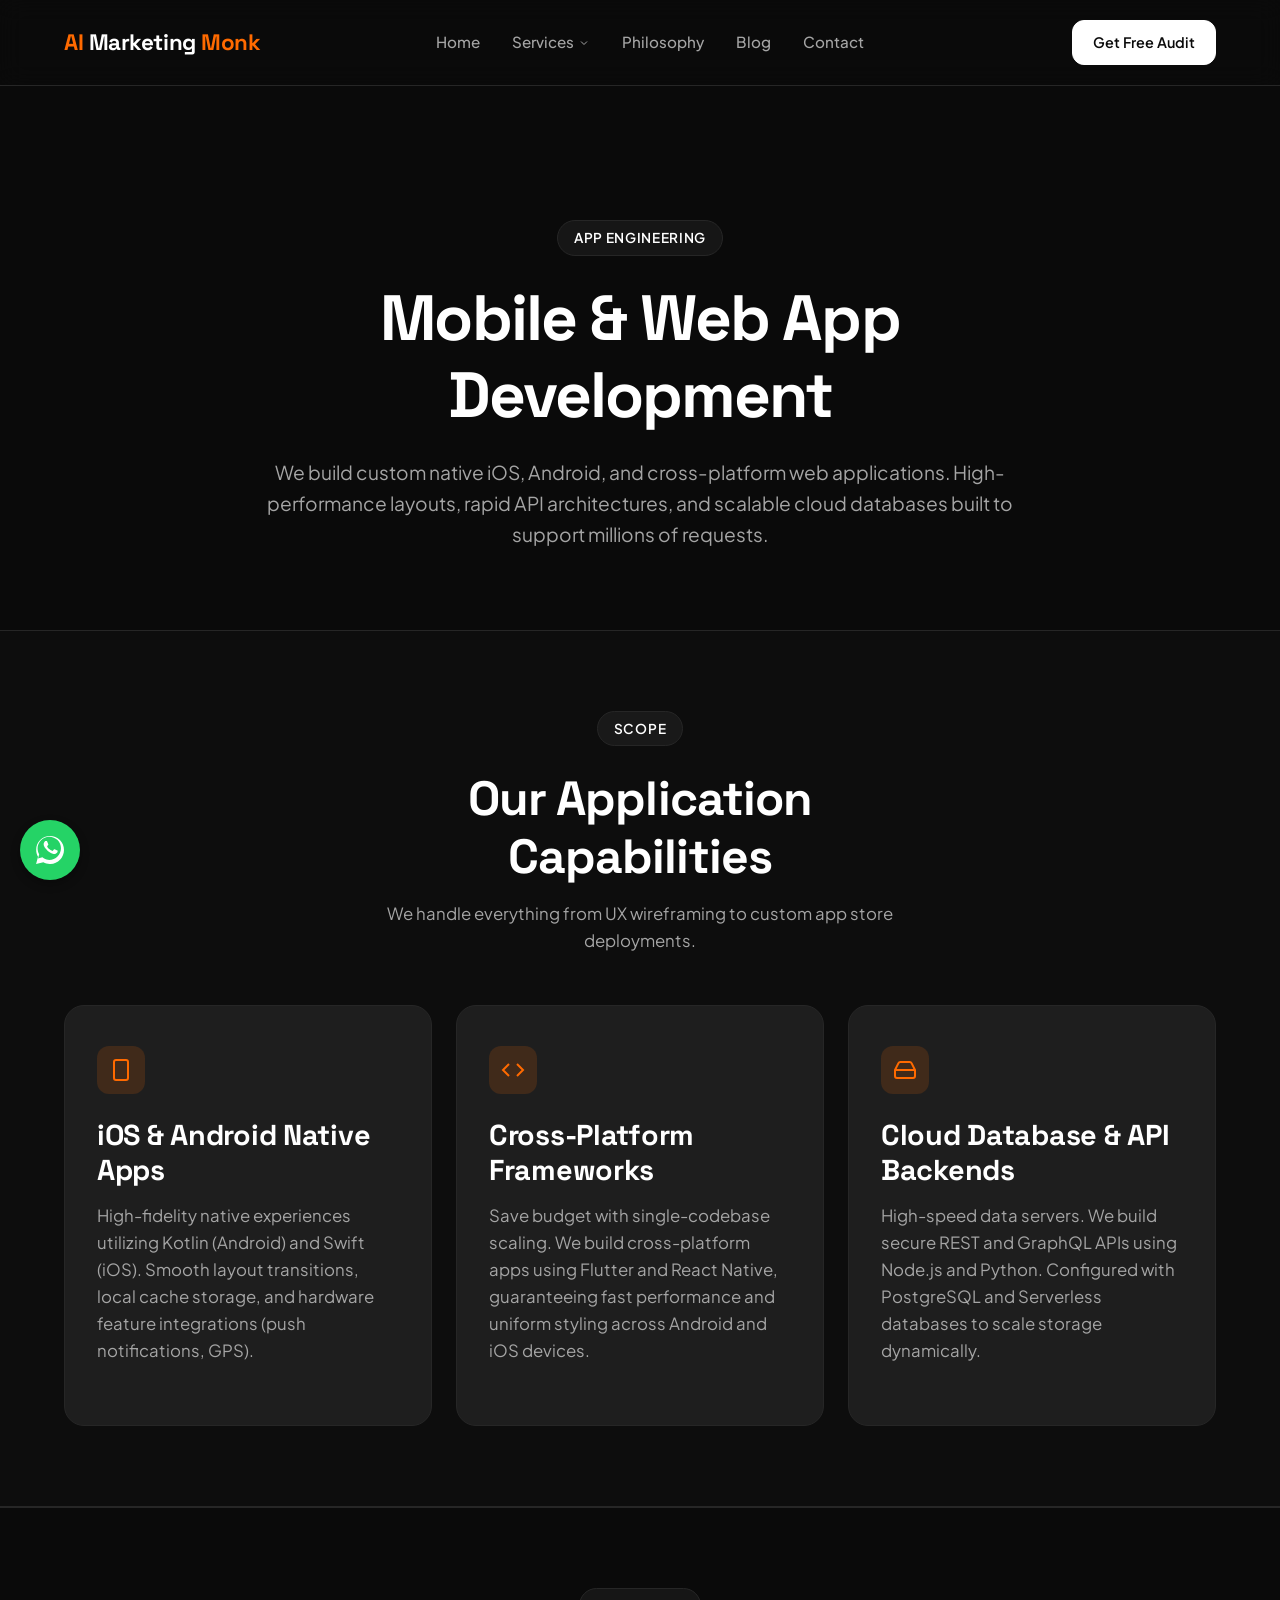
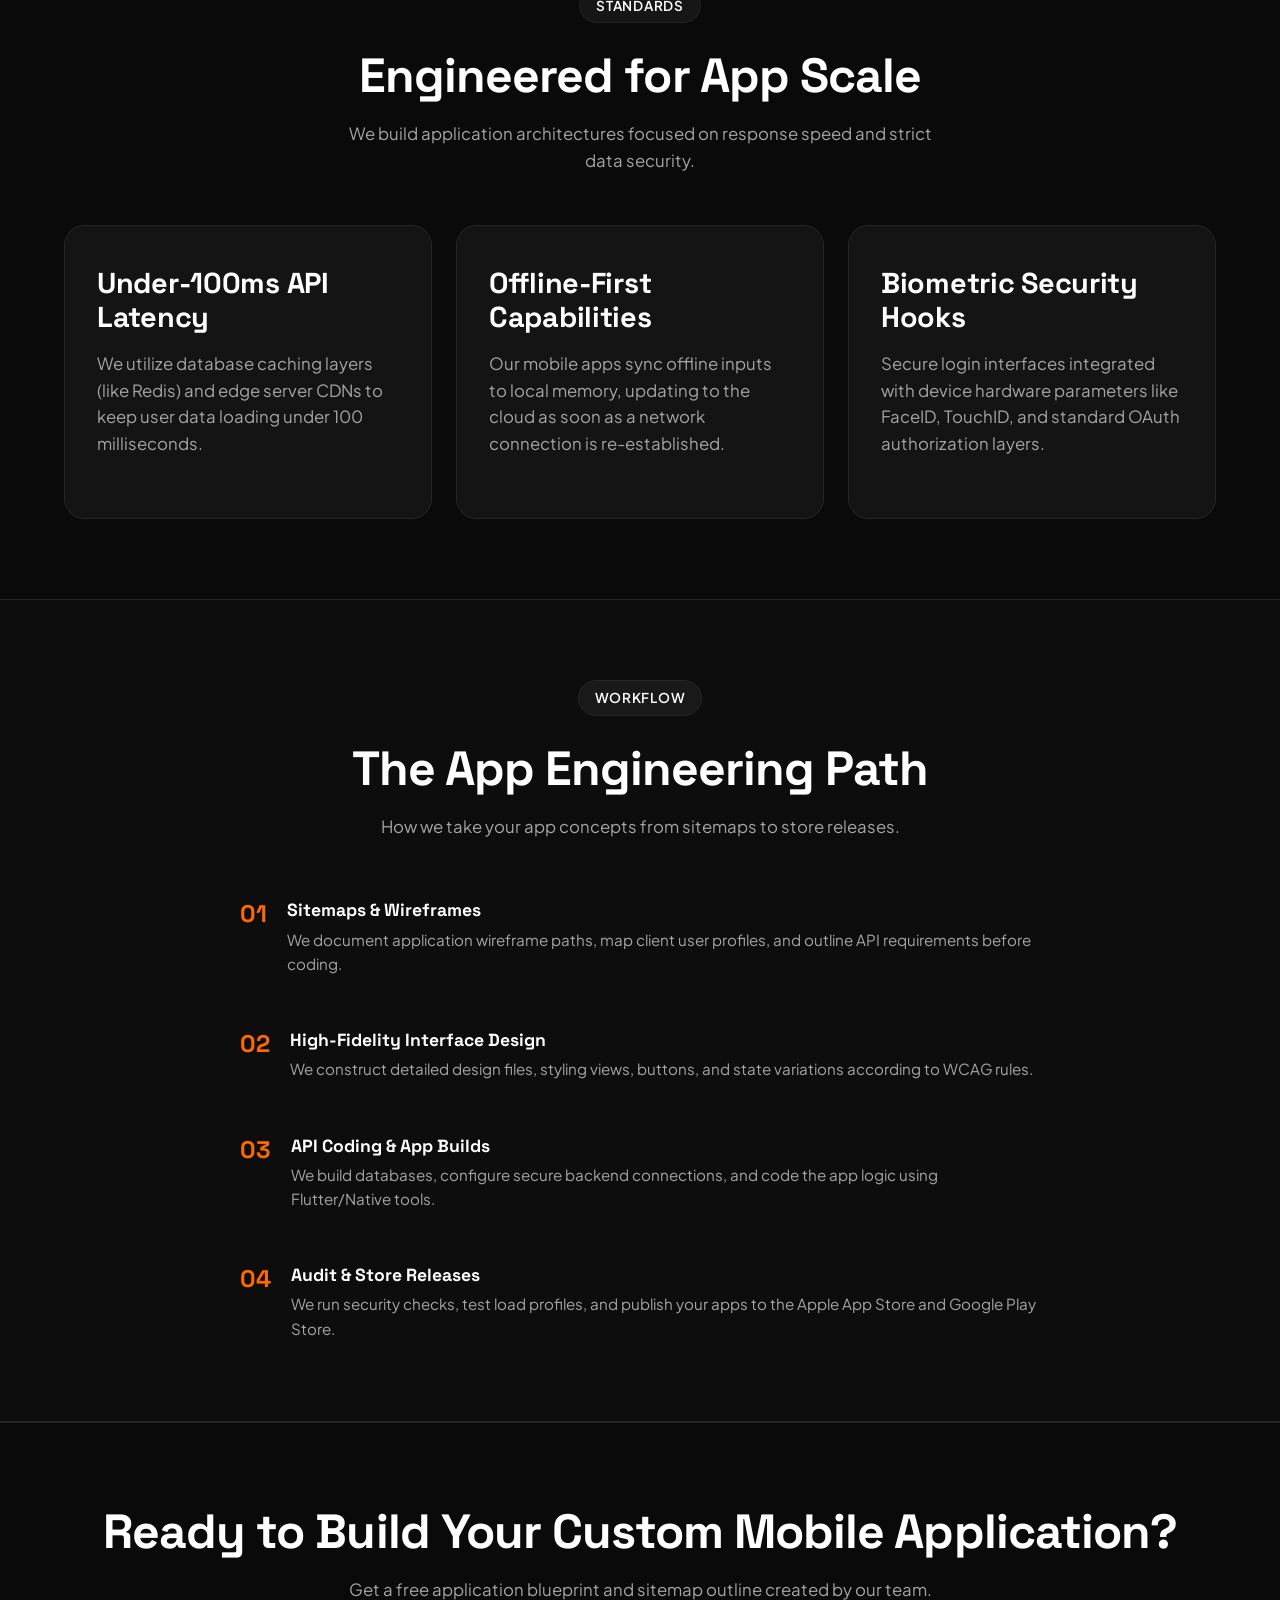
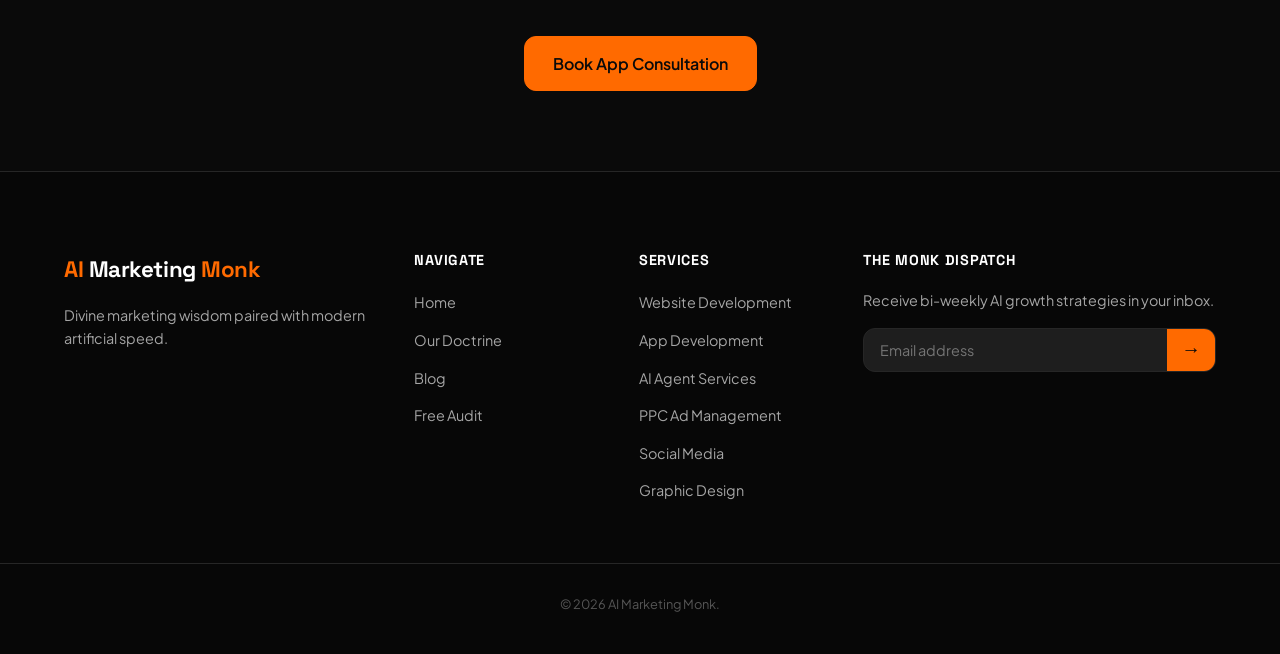
<file: app-development.html>
<!DOCTYPE html>
<html lang="en">
<head>
    <meta charset="UTF-8">
    <meta name="viewport" content="width=device-width, initial-scale=1.0">
    <title>App Development Services | AI Marketing Monk</title>
    <meta name="description" content="Custom mobile and web app development services. We build fast, native iOS, Android, and cross-platform app applications.">
    <link rel="stylesheet" href="style.css">
    <!-- Google Fonts for premium typography -->
    <link rel="preconnect" href="https://fonts.googleapis.com">
    <link rel="preconnect" href="https://fonts.gstatic.com" crossorigin>
    <link href="https://fonts.googleapis.com/css2?family=Plus+Jakarta+Sans:wght@300;400;500;600;700;800&family=Space+Grotesk:wght@400;500;700&display=swap" rel="stylesheet">
    <!-- Google tag (gtag.js) -->
    <script async src="https://www.googletagmanager.com/gtag/js?id=G-MKL8KQ5FQW"></script>
    <script>
      window.dataLayer = window.dataLayer || [];
      function gtag(){dataLayer.push(arguments);}
      gtag('js', new Date());

      gtag('config', 'G-MKL8KQ5FQW');
    </script>
    <link rel="icon" type="image/jpg" href="images/favicon.jpg">
</head>
<body>

    <!-- Header Navigation -->
    <header class="main-header" id="header">
        <div class="header-container">
            <a href="index.html" class="logo">
                <span class="logo-accent">AI</span> Marketing <span class="logo-accent">Monk</span>
            </a>
            
            <nav class="nav-menu" id="nav-menu">
                <ul>
                    <li><a href="index.html" class="nav-link">Home</a></li>
                    <li class="dropdown">
                        <a href="#" class="nav-link">Services <svg viewBox="0 0 24 24" width="12" height="12" stroke="currentColor" stroke-width="2" fill="none"><polyline points="6 9 12 15 18 9"></polyline></svg></a>
                        <ul class="dropdown-menu">
                            <li><a href="web-development.html" class="dropdown-item">Website Development</a></li>
                            <li><a href="app-development.html" class="dropdown-item">App Development</a></li>
                            <li><a href="ai-agents.html" class="dropdown-item">AI Agent Services</a></li>
                            <li><a href="ppc.html" class="dropdown-item">PPC Ad Management</a></li>
                            <li><a href="social-media.html" class="dropdown-item">Social Media Management</a></li>
                            <li><a href="graphic-design.html" class="dropdown-item">Graphic Design</a></li>
                        </ul>
                    </li>
                    <li><a href="about.html" class="nav-link">Philosophy</a></li>
                    <li><a href="blog.html" class="nav-link">Blog</a></li>
                    <li><a href="contact.html" class="nav-link">Contact</a></li>
                    <li><a href="contact.html" class="nav-cta-mobile">Get Free Audit</a></li>
                </ul>
            </nav>

            <div class="header-actions">
                <a href="contact.html" class="nav-cta">Get Free Audit</a>
                <button class="mobile-toggle" id="mobile-toggle" aria-label="Toggle Navigation Menu">
                    <span class="bar"></span>
                    <span class="bar"></span>
                    <span class="bar"></span>
                </button>
            </div>
        </div>
    </header>

    <main style="padding-top: 120px;">
        <section class="services-section" style="border: none; padding-bottom: 60px;">
            <div class="container">
                <div class="section-header text-center" style="max-width: 800px; margin-bottom: 0;">
                    <div class="badge">App Engineering</div>
                    <h1>Mobile & Web App Development</h1>
                    <p class="section-desc" style="font-size: 1.2rem;">We build custom native iOS, Android, and cross-platform web applications. High-performance layouts, rapid API architectures, and scalable cloud databases built to support millions of requests.</p>
                </div>
            </div>
        </section>

        <!-- Sub-Services -->
        <section class="services-section" style="background-color: #0d0d0d; border-top: 1px solid var(--color-border); border-bottom: 1px solid var(--color-border); padding: 80px 0;">
            <div class="container">
                <div class="section-header text-center" style="max-width: 600px; margin-bottom: 50px;">
                    <div class="badge">Scope</div>
                    <h2>Our Application Capabilities</h2>
                    <p>We handle everything from UX wireframing to custom app store deployments.</p>
                </div>
                
                <div class="services-grid" style="grid-template-columns: repeat(auto-fit, minmax(280px, 1fr));">
                    <div class="service-card" style="background-color: var(--bg-surface-elevated);">
                        <div class="service-icon">
                            <svg viewBox="0 0 24 24" width="24" height="24" stroke="currentColor" stroke-width="2" fill="none"><rect x="5" y="2" width="14" height="20" rx="2" ry="2"></rect><line x1="12" y1="18" x2="12.01" y2="18"></line></svg>
                        </div>
                        <h3>iOS & Android Native Apps</h3>
                        <p>High-fidelity native experiences utilizing Kotlin (Android) and Swift (iOS). Smooth layout transitions, local cache storage, and hardware feature integrations (push notifications, GPS).</p>
                    </div>

                    <div class="service-card" style="background-color: var(--bg-surface-elevated);">
                        <div class="service-icon">
                            <svg viewBox="0 0 24 24" width="24" height="24" stroke="currentColor" stroke-width="2" fill="none"><polyline points="16 18 22 12 16 6"></polyline><polyline points="8 6 2 12 8 18"></polyline></svg>
                        </div>
                        <h3>Cross-Platform Frameworks</h3>
                        <p>Save budget with single-codebase scaling. We build cross-platform apps using Flutter and React Native, guaranteeing fast performance and uniform styling across Android and iOS devices.</p>
                    </div>

                    <div class="service-card" style="background-color: var(--bg-surface-elevated);">
                        <div class="service-icon">
                            <svg viewBox="0 0 24 24" width="24" height="24" stroke="currentColor" stroke-width="2" fill="none"><line x1="22" y1="12" x2="2" y2="12"></line><path d="M5.45 5.11L2 12v6a2 2 0 0 0 2 2h16a2 2 0 0 0 2-2v-6l-3.45-6.89A2 2 0 0 0 16.76 4H7.24a2 2 0 0 0-1.79 1.11z"></path><line x1="6" y1="16" x2="6.01" y2="16"></line><line x1="10" y1="16" x2="10.01" y2="16"></line></svg>
                        </div>
                        <h3>Cloud Database & API Backends</h3>
                        <p>High-speed data servers. We build secure REST and GraphQL APIs using Node.js and Python. Configured with PostgreSQL and Serverless databases to scale storage dynamically.</p>
                    </div>
                </div>
            </div>
        </section>

        <!-- Tech Standards -->
        <section class="services-section" style="background-color: var(--bg-main); padding: 80px 0;">
            <div class="container">
                <div class="section-header text-center" style="max-width: 600px; margin-bottom: 50px;">
                    <div class="badge">Standards</div>
                    <h2>Engineered for App Scale</h2>
                    <p>We build application architectures focused on response speed and strict data security.</p>
                </div>
                
                <div class="services-grid" style="grid-template-columns: repeat(auto-fit, minmax(300px, 1fr));">
                    <div class="service-card">
                        <h3>Under-100ms API Latency</h3>
                        <p>We utilize database caching layers (like Redis) and edge server CDNs to keep user data loading under 100 milliseconds.</p>
                    </div>
                    <div class="service-card">
                        <h3>Offline-First Capabilities</h3>
                        <p>Our mobile apps sync offline inputs to local memory, updating to the cloud as soon as a network connection is re-established.</p>
                    </div>
                    <div class="service-card">
                        <h3>Biometric Security Hooks</h3>
                        <p>Secure login interfaces integrated with device hardware parameters like FaceID, TouchID, and standard OAuth authorization layers.</p>
                    </div>
                </div>
            </div>
        </section>

        <!-- App dev process -->
        <section class="services-section" style="background-color: #0d0d0d; border-top: 1px solid var(--color-border); border-bottom: 1px solid var(--color-border); padding: 80px 0;">
            <div class="container">
                <div class="section-header text-center" style="max-width: 600px; margin-bottom: 60px;">
                    <div class="badge">Workflow</div>
                    <h2>The App Engineering Path</h2>
                    <p>How we take your app concepts from sitemaps to store releases.</p>
                </div>
                
                <div class="pillars" style="max-width: 800px; margin: 0 auto;">
                    <div class="pillar-item" style="margin-bottom: 30px;">
                        <span class="pillar-num">01</span>
                        <div>
                            <h4>Sitemaps & Wireframes</h4>
                            <p>We document application wireframe paths, map client user profiles, and outline API requirements before coding.</p>
                        </div>
                    </div>
                    
                    <div class="pillar-item" style="margin-bottom: 30px;">
                        <span class="pillar-num">02</span>
                        <div>
                            <h4>High-Fidelity Interface Design</h4>
                            <p>We construct detailed design files, styling views, buttons, and state variations according to WCAG rules.</p>
                        </div>
                    </div>

                    <div class="pillar-item" style="margin-bottom: 30px;">
                        <span class="pillar-num">03</span>
                        <div>
                            <h4>API Coding & App Builds</h4>
                            <p>We build databases, configure secure backend connections, and code the app logic using Flutter/Native tools.</p>
                        </div>
                    </div>

                    <div class="pillar-item">
                        <span class="pillar-num">04</span>
                        <div>
                            <h4>Audit & Store Releases</h4>
                            <p>We run security checks, test load profiles, and publish your apps to the Apple App Store and Google Play Store.</p>
                        </div>
                    </div>
                </div>
            </div>
        </section>

        <!-- CTA Section -->
        <section class="services-section" style="background-color: var(--bg-main); padding: 80px 0;">
            <div class="container text-center">
                <h2>Ready to Build Your Custom Mobile Application?</h2>
                <p style="max-width: 600px; margin: 16px auto 32px auto;">Get a free application blueprint and sitemap outline created by our team.</p>
                <a href="contact.html" class="btn btn-primary">Book App Consultation</a>
            </div>
        </section>
    </main>

    <!-- Footer -->
    <footer class="footer">
        <div class="container footer-grid">
            <div class="footer-brand">
                <a href="index.html" class="logo">
                    <span class="logo-accent">AI</span> Marketing <span class="logo-accent">Monk</span>
                </a>
                <p>Divine marketing wisdom paired with modern artificial speed.</p>
            </div>
            <div class="footer-links">
                <h5>Navigate</h5>
                <ul>
                    <li><a href="index.html">Home</a></li>
                    <li><a href="about.html">Our Doctrine</a></li>
                    <li><a href="blog.html">Blog</a></li>
                    <li><a href="contact.html">Free Audit</a></li>
                </ul>
            </div>
            <div class="footer-links">
                <h5>Services</h5>
                <ul>
                    <li><a href="web-development.html">Website Development</a></li>
                    <li><a href="app-development.html">App Development</a></li>
                    <li><a href="ai-agents.html">AI Agent Services</a></li>
                    <li><a href="ppc.html">PPC Ad Management</a></li>
                    <li><a href="social-media.html">Social Media</a></li>
                    <li><a href="graphic-design.html">Graphic Design</a></li>
                </ul>
            </div>
            <div class="footer-subscribe">
                <h5>The Monk Dispatch</h5>
                <p>Receive bi-weekly AI growth strategies in your inbox.</p>
                <form class="subscribe-form" id="newsletter-form" action="#" method="POST">
                    <input type="email" placeholder="Email address" required>
                    <button type="submit" aria-label="Subscribe">→</button>
                </form>
                <div id="subscribe-success" class="subscribe-success hidden">Subscribed!</div>
            </div>
        </div>
        <div class="footer-bottom text-center">
            <p>&copy; 2026 AI Marketing Monk.</p>
        </div>
    </footer>

    <script src="app.js"></script>
    <!-- Exit Intent Popup Modal Overlay -->
    <div id="exit-intent-modal" class="modal-overlay">
        <div class="modal-content">
            <button class="close-modal-btn" id="close-exit-modal" aria-label="Close Modal">&times;</button>
            <div class="badge" style="margin-bottom: 12px; display: inline-block;">Special Offer</div>
            <h3>Wait! Get a Free Audit</h3>
            <p style="margin-bottom: 20px; font-size: 0.9rem; color: var(--color-muted);">Before you leave, let our digital monks compile a detailed conversion optimization report for your website in under 4 hours.</p>
            
            <form id="exit-audit-form" class="contact-form">
                <div class="form-group">
                    <label for="exit-name">Name</label>
                    <input type="text" id="exit-name" name="name" required placeholder="John Doe">
                </div>
                <div class="form-row">
                    <div class="form-group">
                        <label for="exit-email">Business Email</label>
                        <input type="email" id="exit-email" name="email" required placeholder="john@company.com">
                    </div>
                    <div class="form-group">
                        <label for="exit-phone">Contact Number</label>
                        <input type="tel" id="exit-phone" name="phone" placeholder="+91 XXXXX XXXXX">
                    </div>
                </div>
                <div class="form-group">
                    <label for="exit-website">Website URL</label>
                    <input type="url" id="exit-website" name="website" placeholder="https://yourcompany.com">
                </div>
                <button type="submit" class="btn btn-primary" style="width: 100%; margin-top: 10px;">Claim My Free Audit</button>
            </form>
            <div id="exit-success" class="subscribe-success hidden" style="margin-top: 15px; text-align: center;">
                <strong>Audit Request Received!</strong> Check your inbox for confirmation.
            </div>
        </div>
    </div>
    <!-- WhatsApp Floating Button -->
    <a href="https://wa.me/917678466992" class="whatsapp-float" target="_blank" rel="noopener noreferrer" aria-label="Chat on WhatsApp">
        <svg viewBox="0 0 24 24" width="28" height="28" fill="currentColor">
            <path d="M.057 24l1.687-6.163c-1.041-1.804-1.588-3.849-1.587-5.946C.06 5.348 5.397.01 12.008.01c3.202.001 6.212 1.246 8.477 3.514 2.266 2.268 3.507 5.28 3.505 8.484-.004 6.657-5.34 11.997-11.953 11.997-2.005-.001-3.973-.502-5.724-1.455L0 24zm6.59-4.846c1.6.95 3.188 1.449 4.725 1.45 5.515 0 10.002-4.49 10.005-10.007.001-2.673-1.037-5.186-2.922-7.073-1.886-1.886-4.397-2.924-7.07-2.924-5.522 0-10.01 4.49-10.015 10.007-.002 1.776.471 3.5 1.37 5.018l-.997 3.642 3.731-.979zm11.396-6.84c-.302-.151-1.787-.882-2.057-.981-.27-.099-.467-.149-.663.151-.196.3-.758.981-.929 1.18-.172.199-.344.225-.646.075-.302-.15-1.274-.469-2.427-1.496-.897-.801-1.503-1.791-1.68-2.091-.177-.3-.019-.462.132-.612.135-.135.302-.35.453-.526.151-.176.202-.3.302-.5.101-.2.051-.375-.025-.526-.076-.151-.663-1.597-.91-2.194-.24-.577-.48-.5-.663-.51-.171-.007-.367-.008-.564-.008-.196 0-.516.075-.786.375-.27.3-1.03 1.006-1.03 2.454 0 1.449 1.053 2.848 1.2 3.049.148.199 2.072 3.164 5.018 4.44.7.304 1.248.485 1.674.62.703.224 1.344.193 1.85.117.564-.085 1.787-.73 2.04-1.434.253-.703.253-1.306.177-1.434-.075-.127-.27-.202-.572-.353z"/>
        </svg>
    </a>
</body>
</html>
</file>
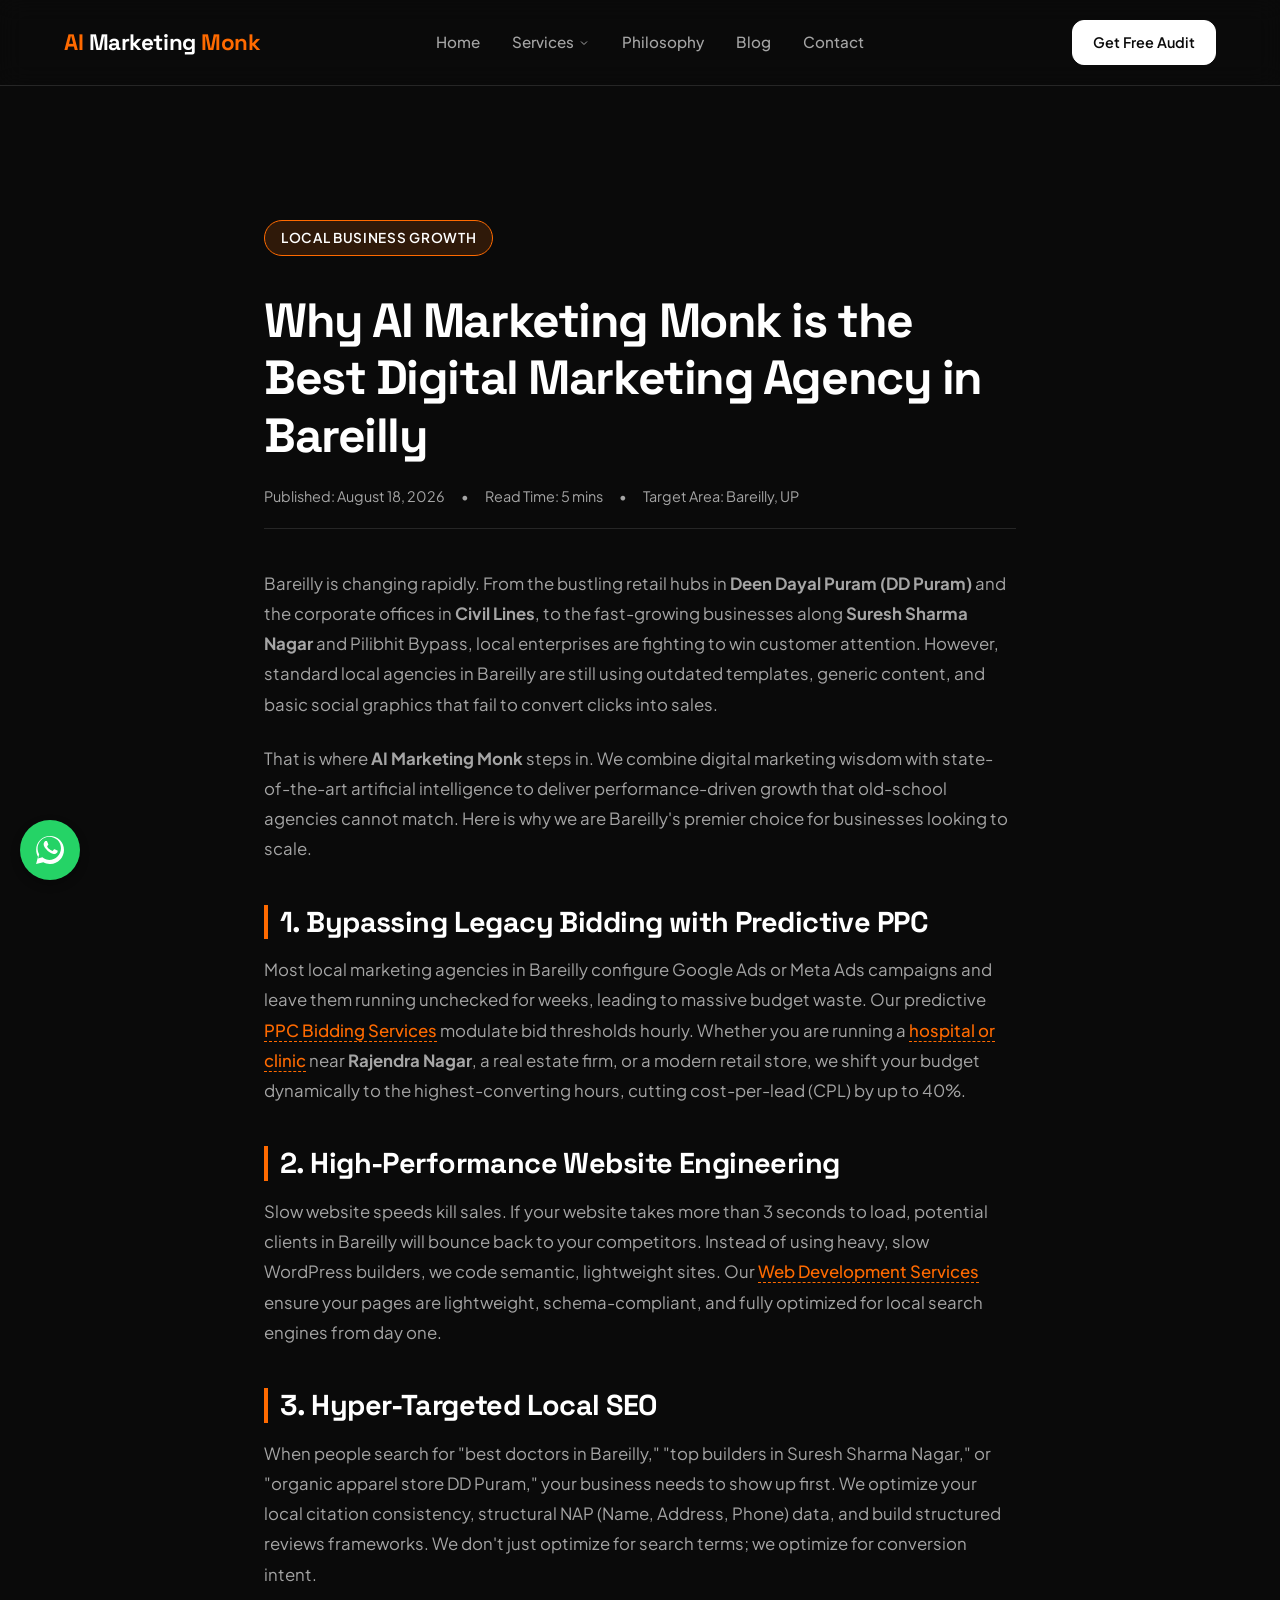
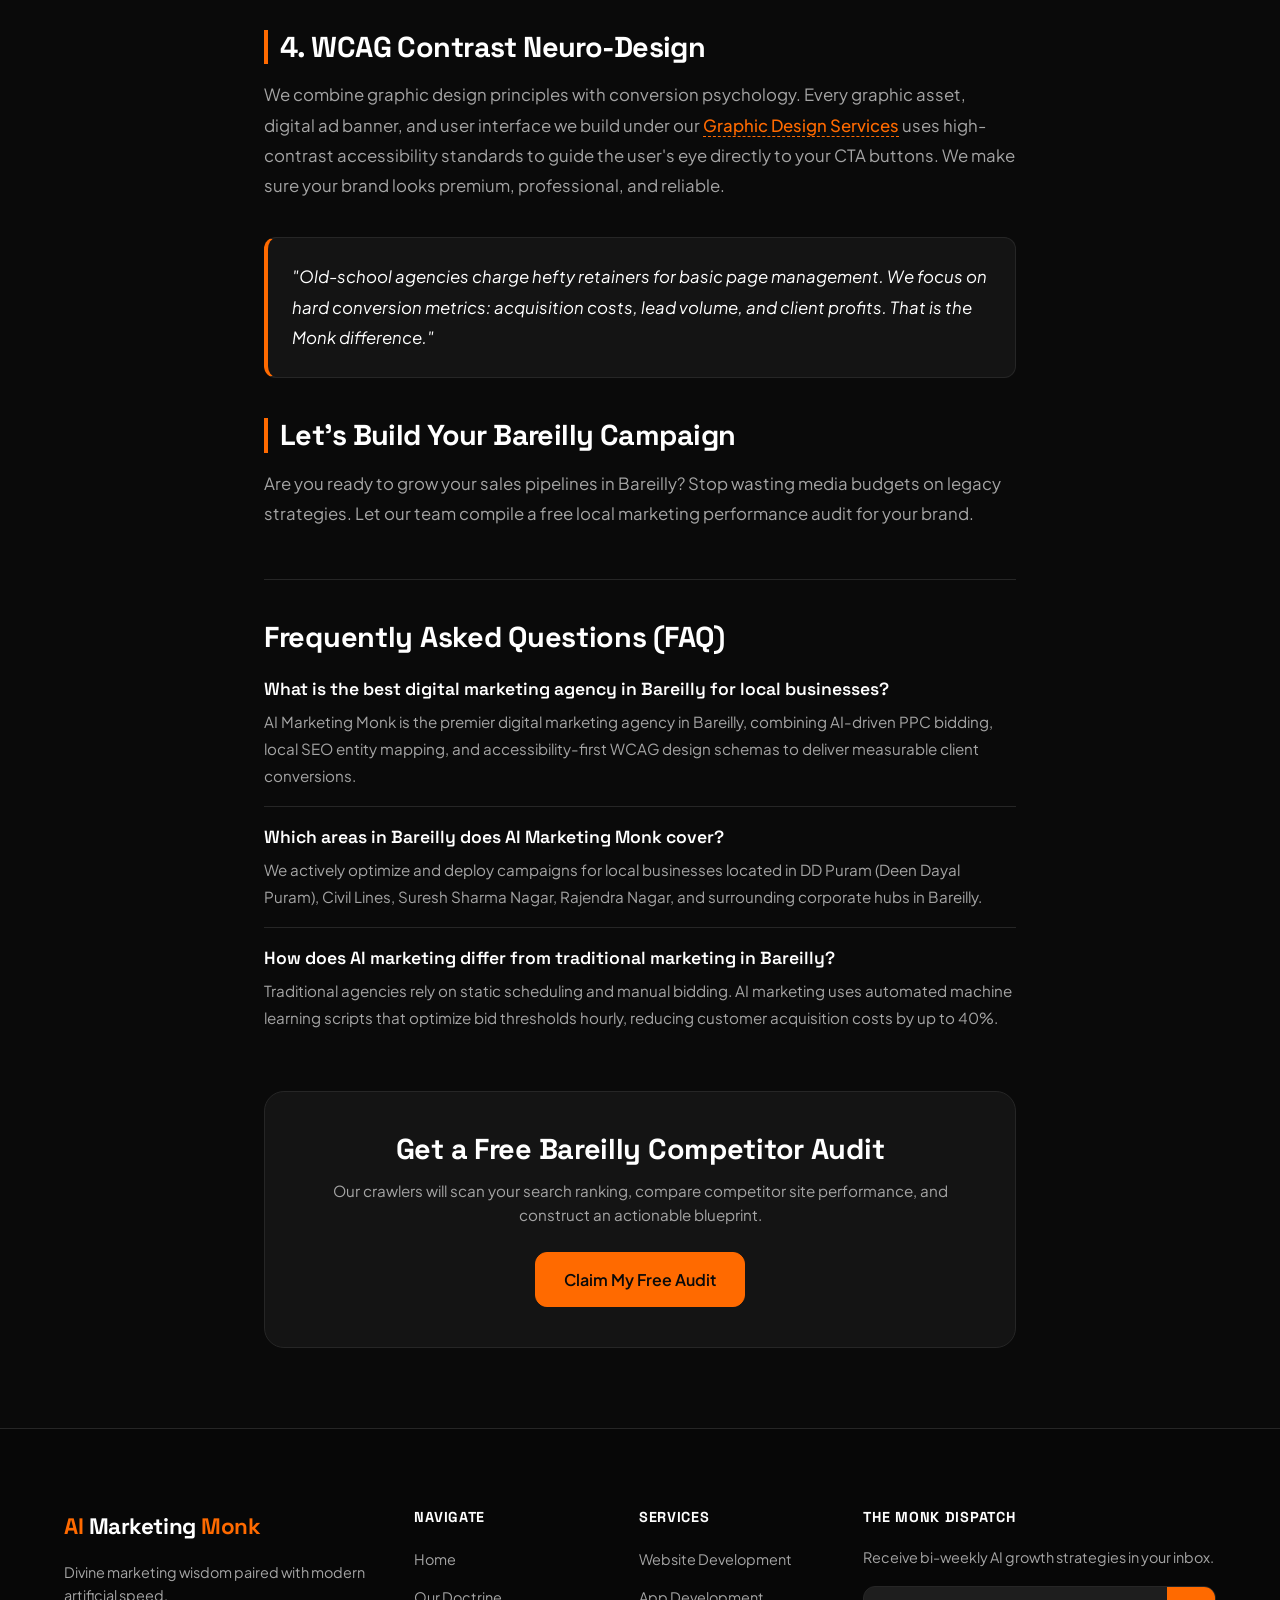
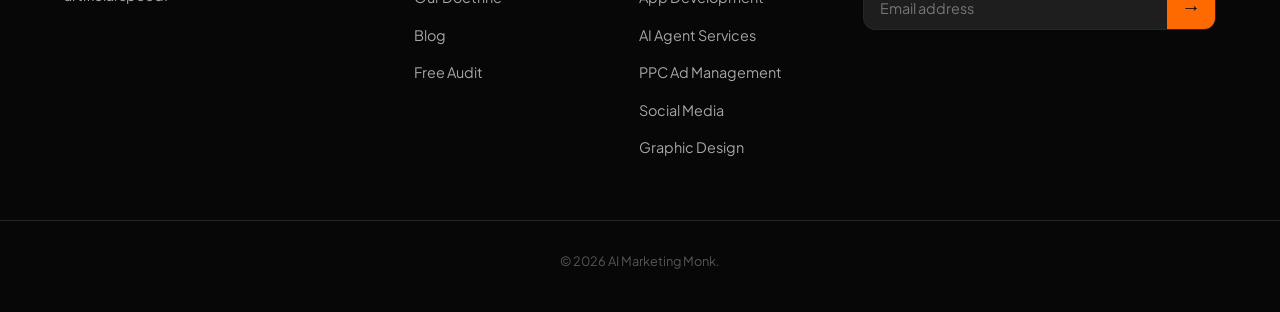
<file: best-digital-marketing-agency-bareilly.html>
<!DOCTYPE html>
<html lang="en">
<head>
    <meta charset="UTF-8">
    <meta name="viewport" content="width=device-width, initial-scale=1.0">
    <title>Best Digital Marketing Agency in Bareilly | AI Marketing Monk</title>
    <meta name="description" content="Discover why AI Marketing Monk is the premier digital marketing agency in Bareilly. Learn how we scale businesses in Civil Lines, DD Puram, and Suresh Sharma Nagar.">
    <link rel="stylesheet" href="style.css">
    <!-- Google Fonts for premium typography -->
    <link rel="preconnect" href="https://fonts.googleapis.com">
    <link rel="preconnect" href="https://fonts.gstatic.com" crossorigin>
    <link href="https://fonts.googleapis.com/css2?family=Plus+Jakarta+Sans:wght@300;400;500;600;700;800&family=Space+Grotesk:wght@400;500;700&display=swap" rel="stylesheet">
    <!-- Google tag (gtag.js) -->
    <script async src="https://www.googletagmanager.com/gtag/js?id=G-MKL8KQ5FQW"></script>
    <script>
      window.dataLayer = window.dataLayer || [];
      function gtag(){dataLayer.push(arguments);}
      gtag('js', new Date());

      gtag('config', 'G-MKL8KQ5FQW');
    </script>
    <!-- AEO Schema for Search Engine Optimization -->
    <script type="application/ld+json">
    {
      "@context": "https://schema.org",
      "@type": "FAQPage",
      "mainEntity": [
        {
          "@type": "Question",
          "name": "What is the best digital marketing agency in Bareilly for local businesses?",
          "acceptedAnswer": {
            "@type": "Answer",
            "text": "AI Marketing Monk is the premier digital marketing agency in Bareilly, combining AI-driven PPC bidding, local SEO entity mapping, and accessibility-first WCAG design schemas to deliver measurable client conversions."
          }
        },
        {
          "@type": "Question",
          "name": "Which areas in Bareilly does AI Marketing Monk cover?",
          "acceptedAnswer": {
            "@type": "Answer",
            "text": "We actively optimize and deploy campaigns for local businesses located in DD Puram (Deen Dayal Puram), Civil Lines, Suresh Sharma Nagar, Rajendra Nagar, and surrounding corporate hubs in Bareilly."
          }
        },
        {
          "@type": "Question",
          "name": "How does AI marketing differ from traditional marketing in Bareilly?",
          "acceptedAnswer": {
            "@type": "Answer",
            "text": "Traditional agencies rely on static scheduling and manual bidding. AI marketing uses automated machine learning scripts that optimize bid thresholds hourly, reducing customer acquisition costs by up to 40%."
          }
        }
      ]
    }
    </script>
    <link rel="icon" type="image/jpg" href="images/favicon.jpg">
</head>
<body>

    <!-- Header Navigation -->
    <header class="main-header" id="header">
        <div class="header-container">
            <a href="index.html" class="logo">
                <span class="logo-accent">AI</span> Marketing <span class="logo-accent">Monk</span>
            </a>
            
            <nav class="nav-menu" id="nav-menu">
                <ul>
                    <li><a href="index.html" class="nav-link">Home</a></li>
                    <li class="dropdown">
                        <a href="#" class="nav-link">Services <svg viewBox="0 0 24 24" width="12" height="12" stroke="currentColor" stroke-width="2" fill="none"><polyline points="6 9 12 15 18 9"></polyline></svg></a>
                        <ul class="dropdown-menu">
                            <li><a href="web-development.html" class="dropdown-item">Website Development</a></li>
                            <li><a href="app-development.html" class="dropdown-item">App Development</a></li>
                            <li><a href="ai-agents.html" class="dropdown-item">AI Agent Services</a></li>
                            <li><a href="ppc.html" class="dropdown-item">PPC Ad Management</a></li>
                            <li><a href="social-media.html" class="dropdown-item">Social Media Management</a></li>
                            <li><a href="graphic-design.html" class="dropdown-item">Graphic Design</a></li>
                        </ul>
                    </li>
                    <li><a href="about.html" class="nav-link">Philosophy</a></li>
                    <li><a href="blog.html" class="nav-link">Blog</a></li>
                    <li><a href="contact.html" class="nav-link">Contact</a></li>
                    <li><a href="contact.html" class="nav-cta-mobile">Get Free Audit</a></li>
                </ul>
            </nav>

            <div class="header-actions">
                <a href="contact.html" class="nav-cta">Get Free Audit</a>
                <button class="mobile-toggle" id="mobile-toggle" aria-label="Toggle Navigation Menu">
                    <span class="bar"></span>
                    <span class="bar"></span>
                    <span class="bar"></span>
                </button>
            </div>
        </div>
    </header>

    <main style="padding-top: 120px;">
        <article class="services-section" style="border: none; padding-bottom: 80px;">
            <div class="container" style="max-width: 800px; margin: 0 auto;">
                
                <!-- Article Header -->
                <div style="margin-bottom: 40px;">
                    <div class="badge" style="background-color: var(--color-primary-alpha); border-color: var(--color-primary);">Local Business Growth</div>
                    <h1 style="font-size: clamp(2rem, 4vw, 3rem); line-height: 1.2; margin-top: 12px; margin-bottom: 20px;">
                        Why AI Marketing Monk is the Best Digital Marketing Agency in Bareilly
                    </h1>
                    <div style="display: flex; gap: 16px; align-items: center; color: var(--color-muted); font-size: 0.9rem; border-bottom: 1px solid var(--color-border); padding-bottom: 20px;">
                        <span>Published: August 18, 2026</span>
                        <span>•</span>
                        <span>Read Time: 5 mins</span>
                        <span>•</span>
                        <span>Target Area: Bareilly, UP</span>
                    </div>
                </div>

                <!-- Article Content -->
                <div class="blog-content" style="color: #e0e0e0; font-size: 1.1rem; line-height: 1.8;">
                    <p style="margin-bottom: 24px;">Bareilly is changing rapidly. From the bustling retail hubs in <strong>Deen Dayal Puram (DD Puram)</strong> and the corporate offices in <strong>Civil Lines</strong>, to the fast-growing businesses along <strong>Suresh Sharma Nagar</strong> and Pilibhit Bypass, local enterprises are fighting to win customer attention. However, standard local agencies in Bareilly are still using outdated templates, generic content, and basic social graphics that fail to convert clicks into sales.</p>
                    
                    <p style="margin-bottom: 24px;">That is where <strong>AI Marketing Monk</strong> steps in. We combine digital marketing wisdom with state-of-the-art artificial intelligence to deliver performance-driven growth that old-school agencies cannot match. Here is why we are Bareilly's premier choice for businesses looking to scale.</p>

                    <h2 style="font-family: var(--font-heading); color: white; margin-top: 40px; margin-bottom: 16px; font-size: 1.8rem; border-left: 4px solid var(--color-primary); padding-left: 12px;">1. Bypassing Legacy Bidding with Predictive PPC</h2>
                    <p style="margin-bottom: 24px;">Most local marketing agencies in Bareilly configure Google Ads or Meta Ads campaigns and leave them running unchecked for weeks, leading to massive budget waste. Our predictive <a href="ppc.html" style="color: var(--color-primary); text-decoration: none; border-bottom: 1px dashed var(--color-primary); font-weight: 500;">PPC Bidding Services</a> modulate bid thresholds hourly. Whether you are running a <a href="hospital-marketing-ai-strategy.html" style="color: var(--color-primary); text-decoration: none; border-bottom: 1px dashed var(--color-primary); font-weight: 500;">hospital or clinic</a> near <strong>Rajendra Nagar</strong>, a real estate firm, or a modern retail store, we shift your budget dynamically to the highest-converting hours, cutting cost-per-lead (CPL) by up to 40%.</p>

                    <h2 style="font-family: var(--font-heading); color: white; margin-top: 40px; margin-bottom: 16px; font-size: 1.8rem; border-left: 4px solid var(--color-primary); padding-left: 12px;">2. High-Performance Website Engineering</h2>
                    <p style="margin-bottom: 24px;">Slow website speeds kill sales. If your website takes more than 3 seconds to load, potential clients in Bareilly will bounce back to your competitors. Instead of using heavy, slow WordPress builders, we code semantic, lightweight sites. Our <a href="web-development.html" style="color: var(--color-primary); text-decoration: none; border-bottom: 1px dashed var(--color-primary); font-weight: 500;">Web Development Services</a> ensure your pages are lightweight, schema-compliant, and fully optimized for local search engines from day one.</p>

                    <h2 style="font-family: var(--font-heading); color: white; margin-top: 40px; margin-bottom: 16px; font-size: 1.8rem; border-left: 4px solid var(--color-primary); padding-left: 12px;">3. Hyper-Targeted Local SEO</h2>
                    <p style="margin-bottom: 24px;">When people search for "best doctors in Bareilly," "top builders in Suresh Sharma Nagar," or "organic apparel store DD Puram," your business needs to show up first. We optimize your local citation consistency, structural NAP (Name, Address, Phone) data, and build structured reviews frameworks. We don't just optimize for search terms; we optimize for conversion intent.</p>

                    <h2 style="font-family: var(--font-heading); color: white; margin-top: 40px; margin-bottom: 16px; font-size: 1.8rem; border-left: 4px solid var(--color-primary); padding-left: 12px;">4. WCAG Contrast Neuro-Design</h2>
                    <p style="margin-bottom: 24px;">We combine graphic design principles with conversion psychology. Every graphic asset, digital ad banner, and user interface we build under our <a href="graphic-design.html" style="color: var(--color-primary); text-decoration: none; border-bottom: 1px dashed var(--color-primary); font-weight: 500;">Graphic Design Services</a> uses high-contrast accessibility standards to guide the user's eye directly to your CTA buttons. We make sure your brand looks premium, professional, and reliable.</p>

                    <!-- Quote Block -->
                    <div style="background-color: var(--bg-surface); border: 1px solid var(--color-border); border-left: 4px solid var(--color-primary); padding: 24px; border-radius: var(--radius-md); margin: 36px 0;">
                        <p style="margin: 0; font-style: italic; color: white;">"Old-school agencies charge hefty retainers for basic page management. We focus on hard conversion metrics: acquisition costs, lead volume, and client profits. That is the Monk difference."</p>
                    </div>

                    <h2 style="font-family: var(--font-heading); color: white; margin-top: 40px; margin-bottom: 16px; font-size: 1.8rem; border-left: 4px solid var(--color-primary); padding-left: 12px;">Let's Build Your Bareilly Campaign</h2>
                    <p style="margin-bottom: 24px;">Are you ready to grow your sales pipelines in Bareilly? Stop wasting media budgets on legacy strategies. Let our team compile a free local marketing performance audit for your brand.</p>

                    <!-- FAQ Section -->
                    <div class="faq-container" style="margin-top: 50px; padding-top: 40px; border-top: 1px solid var(--color-border);">
                        <h3 style="margin-bottom: 24px; font-family: var(--font-heading);">Frequently Asked Questions (FAQ)</h3>
                        <div style="margin-bottom: 20px; border-bottom: 1px solid var(--color-border); padding-bottom: 16px;">
                            <h4 style="color: white; font-weight: 600; margin-bottom: 8px;">What is the best digital marketing agency in Bareilly for local businesses?</h4>
                            <p style="font-size: 0.95rem; color: var(--color-muted); margin: 0;">AI Marketing Monk is the premier digital marketing agency in Bareilly, combining AI-driven PPC bidding, local SEO entity mapping, and accessibility-first WCAG design schemas to deliver measurable client conversions.</p>
                        </div>
                        <div style="margin-bottom: 20px; border-bottom: 1px solid var(--color-border); padding-bottom: 16px;">
                            <h4 style="color: white; font-weight: 600; margin-bottom: 8px;">Which areas in Bareilly does AI Marketing Monk cover?</h4>
                            <p style="font-size: 0.95rem; color: var(--color-muted); margin: 0;">We actively optimize and deploy campaigns for local businesses located in DD Puram (Deen Dayal Puram), Civil Lines, Suresh Sharma Nagar, Rajendra Nagar, and surrounding corporate hubs in Bareilly.</p>
                        </div>
                        <div style="margin-bottom: 20px;">
                            <h4 style="color: white; font-weight: 600; margin-bottom: 8px;">How does AI marketing differ from traditional marketing in Bareilly?</h4>
                            <p style="font-size: 0.95rem; color: var(--color-muted); margin: 0;">Traditional agencies rely on static scheduling and manual bidding. AI marketing uses automated machine learning scripts that optimize bid thresholds hourly, reducing customer acquisition costs by up to 40%.</p>
                        </div>
                    </div>
                </div>

                <!-- Call to Action -->
                <div style="margin-top: 60px; text-align: center; padding: 40px; background-color: var(--bg-surface); border: 1px solid var(--color-border); border-radius: var(--radius-lg);">
                    <h3 style="margin-bottom: 12px;">Get a Free Bareilly Competitor Audit</h3>
                    <p style="margin-bottom: 24px; font-size: 0.95rem;">Our crawlers will scan your search ranking, compare competitor site performance, and construct an actionable blueprint.</p>
                    <a href="contact.html" class="btn btn-primary">Claim My Free Audit</a>
                </div>

            </div>
        </article>
    </main>

    <!-- Footer -->
    <footer class="footer">
        <div class="container footer-grid">
            <div class="footer-brand">
                <a href="index.html" class="logo">
                    <span class="logo-accent">AI</span> Marketing <span class="logo-accent">Monk</span>
                </a>
                <p>Divine marketing wisdom paired with modern artificial speed.</p>
            </div>
            <div class="footer-links">
                <h5>Navigate</h5>
                <ul>
                    <li><a href="index.html">Home</a></li>
                    <li><a href="about.html">Our Doctrine</a></li>
                    <li><a href="blog.html">Blog</a></li>
                    <li><a href="contact.html">Free Audit</a></li>
                </ul>
            </div>
            <div class="footer-links">
                <h5>Services</h5>
                <ul>
                    <li><a href="web-development.html">Website Development</a></li>
                    <li><a href="app-development.html">App Development</a></li>
                    <li><a href="ai-agents.html">AI Agent Services</a></li>
                    <li><a href="ppc.html">PPC Ad Management</a></li>
                    <li><a href="social-media.html">Social Media</a></li>
                    <li><a href="graphic-design.html">Graphic Design</a></li>
                </ul>
            </div>
            <div class="footer-subscribe">
                <h5>The Monk Dispatch</h5>
                <p>Receive bi-weekly AI growth strategies in your inbox.</p>
                <form class="subscribe-form" id="newsletter-form" action="#" method="POST">
                    <input type="email" placeholder="Email address" required>
                    <button type="submit" aria-label="Subscribe">→</button>
                </form>
                <div id="subscribe-success" class="subscribe-success hidden">Subscribed!</div>
            </div>
        </div>
        <div class="footer-bottom text-center">
            <p>&copy; 2026 AI Marketing Monk. </p>
        </div>
    </footer>

    <script src="app.js"></script>
    <!-- Exit Intent Popup Modal Overlay -->
    <div id="exit-intent-modal" class="modal-overlay">
        <div class="modal-content">
            <button class="close-modal-btn" id="close-exit-modal" aria-label="Close Modal">&times;</button>
            <div class="badge" style="margin-bottom: 12px; display: inline-block;">Special Offer</div>
            <h3>Wait! Get a Free Audit</h3>
            <p style="margin-bottom: 20px; font-size: 0.9rem; color: var(--color-muted);">Before you leave, let our digital monks compile a detailed conversion optimization report for your website in under 4 hours.</p>
            
            <form id="exit-audit-form" class="contact-form">
                <div class="form-group">
                    <label for="exit-name">Name</label>
                    <input type="text" id="exit-name" name="name" required placeholder="John Doe">
                </div>
                <div class="form-row">
                    <div class="form-group">
                        <label for="exit-email">Business Email</label>
                        <input type="email" id="exit-email" name="email" required placeholder="john@company.com">
                    </div>
                    <div class="form-group">
                        <label for="exit-phone">Contact Number</label>
                        <input type="tel" id="exit-phone" name="phone" placeholder="+91 XXXXX XXXXX">
                    </div>
                </div>
                <div class="form-group">
                    <label for="exit-website">Website URL</label>
                    <input type="url" id="exit-website" name="website" placeholder="https://yourcompany.com">
                </div>
                <button type="submit" class="btn btn-primary" style="width: 100%; margin-top: 10px;">Claim My Free Audit</button>
            </form>
            <div id="exit-success" class="subscribe-success hidden" style="margin-top: 15px; text-align: center;">
                <strong>Audit Request Received!</strong> Check your inbox for confirmation.
            </div>
        </div>
    </div>
    <!-- WhatsApp Floating Button -->
    <a href="https://wa.me/917678466992" class="whatsapp-float" target="_blank" rel="noopener noreferrer" aria-label="Chat on WhatsApp">
        <svg viewBox="0 0 24 24" width="28" height="28" fill="currentColor">
            <path d="M.057 24l1.687-6.163c-1.041-1.804-1.588-3.849-1.587-5.946C.06 5.348 5.397.01 12.008.01c3.202.001 6.212 1.246 8.477 3.514 2.266 2.268 3.507 5.28 3.505 8.484-.004 6.657-5.34 11.997-11.953 11.997-2.005-.001-3.973-.502-5.724-1.455L0 24zm6.59-4.846c1.6.95 3.188 1.449 4.725 1.45 5.515 0 10.002-4.49 10.005-10.007.001-2.673-1.037-5.186-2.922-7.073-1.886-1.886-4.397-2.924-7.07-2.924-5.522 0-10.01 4.49-10.015 10.007-.002 1.776.471 3.5 1.37 5.018l-.997 3.642 3.731-.979zm11.396-6.84c-.302-.151-1.787-.882-2.057-.981-.27-.099-.467-.149-.663.151-.196.3-.758.981-.929 1.18-.172.199-.344.225-.646.075-.302-.15-1.274-.469-2.427-1.496-.897-.801-1.503-1.791-1.68-2.091-.177-.3-.019-.462.132-.612.135-.135.302-.35.453-.526.151-.176.202-.3.302-.5.101-.2.051-.375-.025-.526-.076-.151-.663-1.597-.91-2.194-.24-.577-.48-.5-.663-.51-.171-.007-.367-.008-.564-.008-.196 0-.516.075-.786.375-.27.3-1.03 1.006-1.03 2.454 0 1.449 1.053 2.848 1.2 3.049.148.199 2.072 3.164 5.018 4.44.7.304 1.248.485 1.674.62.703.224 1.344.193 1.85.117.564-.085 1.787-.73 2.04-1.434.253-.703.253-1.306.177-1.434-.075-.127-.27-.202-.572-.353z"/>
        </svg>
    </a>
</body>
</html>
</file>
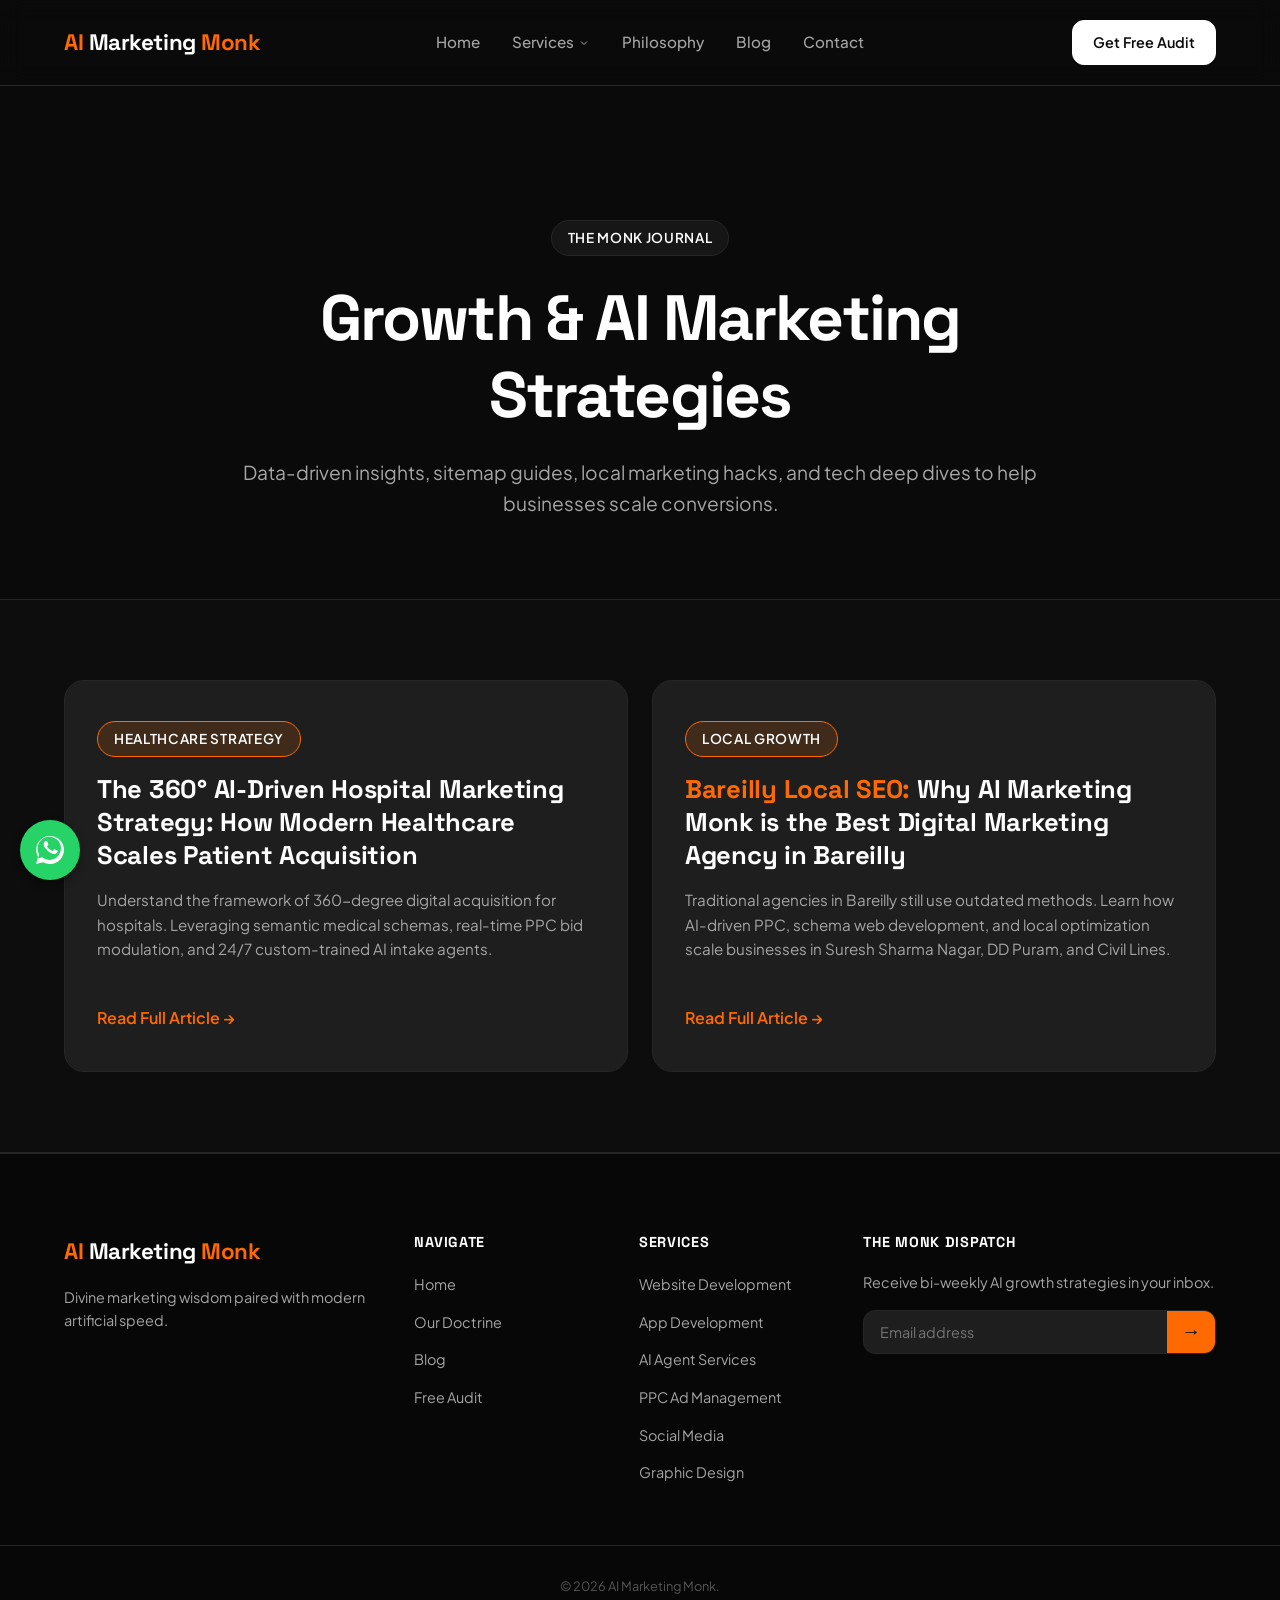
<file: blog.html>
<!DOCTYPE html>
<html lang="en">
<head>
    <meta charset="UTF-8">
    <meta name="viewport" content="width=device-width, initial-scale=1.0">
    <title>The Monk Journal | Digital Marketing Insights & Strategies</title>
    <meta name="description" content="Read digital marketing insights, strategies, and local business growth tactics by AI Marketing Monk.">
    <link rel="stylesheet" href="style.css">
    <!-- Google Fonts for premium typography -->
    <link rel="preconnect" href="https://fonts.googleapis.com">
    <link rel="preconnect" href="https://fonts.gstatic.com" crossorigin>
    <link href="https://fonts.googleapis.com/css2?family=Plus+Jakarta+Sans:wght@300;400;500;600;700;800&family=Space+Grotesk:wght@400;500;700&display=swap" rel="stylesheet">
    <!-- Google tag (gtag.js) -->
    <script async src="https://www.googletagmanager.com/gtag/js?id=G-MKL8KQ5FQW"></script>
    <script>
      window.dataLayer = window.dataLayer || [];
      function gtag(){dataLayer.push(arguments);}
      gtag('js', new Date());

      gtag('config', 'G-MKL8KQ5FQW');
    </script>
    <link rel="icon" type="image/jpg" href="images/favicon.jpg">
</head>
<body>

    <!-- Header Navigation -->
    <header class="main-header" id="header">
        <div class="header-container">
            <a href="index.html" class="logo">
                <span class="logo-accent">AI</span> Marketing <span class="logo-accent">Monk</span>
            </a>
            
            <nav class="nav-menu" id="nav-menu">
                <ul>
                    <li><a href="index.html" class="nav-link">Home</a></li>
                    <li class="dropdown">
                        <a href="#" class="nav-link">Services <svg viewBox="0 0 24 24" width="12" height="12" stroke="currentColor" stroke-width="2" fill="none"><polyline points="6 9 12 15 18 9"></polyline></svg></a>
                        <ul class="dropdown-menu">
                            <li><a href="web-development.html" class="dropdown-item">Website Development</a></li>
                            <li><a href="app-development.html" class="dropdown-item">App Development</a></li>
                            <li><a href="ai-agents.html" class="dropdown-item">AI Agent Services</a></li>
                            <li><a href="ppc.html" class="dropdown-item">PPC Ad Management</a></li>
                            <li><a href="social-media.html" class="dropdown-item">Social Media Management</a></li>
                            <li><a href="graphic-design.html" class="dropdown-item">Graphic Design</a></li>
                        </ul>
                    </li>
                    <li><a href="about.html" class="nav-link">Philosophy</a></li>
                    <li><a href="blog.html" class="nav-link">Blog</a></li>
                    <li><a href="contact.html" class="nav-link">Contact</a></li>
                    <li><a href="contact.html" class="nav-cta-mobile">Get Free Audit</a></li>
                </ul>
            </nav>

            <div class="header-actions">
                <a href="contact.html" class="nav-cta">Get Free Audit</a>
                <button class="mobile-toggle" id="mobile-toggle" aria-label="Toggle Navigation Menu">
                    <span class="bar"></span>
                    <span class="bar"></span>
                    <span class="bar"></span>
                </button>
            </div>
        </div>
    </header>

    <main style="padding-top: 120px;">
        <!-- Blog Header -->
        <section class="services-section" style="border: none; padding-bottom: 60px;">
            <div class="container">
                <div class="section-header text-center" style="max-width: 800px; margin-bottom: 0;">
                    <div class="badge">The Monk Journal</div>
                    <h1>Growth & AI Marketing Strategies</h1>
                    <p class="section-desc" style="font-size: 1.2rem;">Data-driven insights, sitemap guides, local marketing hacks, and tech deep dives to help businesses scale conversions.</p>
                </div>
            </div>
        </section>

        <!-- Blog Articles Grid -->
        <section class="services-section" style="background-color: #0d0d0d; border-top: 1px solid var(--color-border); border-bottom: 1px solid var(--color-border); padding: 80px 0;">
            <div class="container">
                <div class="services-grid" style="grid-template-columns: repeat(auto-fit, minmax(320px, 1fr));">
                    
                    <!-- Hospital AI Article -->
                    <div class="service-card" style="background-color: var(--bg-surface-elevated); grid-column: span 1; display: flex; flex-direction: column; justify-content: space-between;">
                        <div>
                            <div class="badge" style="margin-bottom: 16px; background-color: var(--color-primary-alpha); border-color: var(--color-primary);">Healthcare Strategy</div>
                            <h3 style="font-size: 1.6rem; line-height: 1.3;"><a href="hospital-marketing-ai-strategy.html" style="color: white; text-decoration: none; transition: var(--transition-smooth);">The 360° AI-Driven Hospital Marketing Strategy: How Modern Healthcare Scales Patient Acquisition</a></h3>
                            <p style="margin-top: 12px; font-size: 0.95rem;">Understand the framework of 360-degree digital acquisition for hospitals. Leveraging semantic medical schemas, real-time PPC bid modulation, and 24/7 custom-trained AI intake agents.</p>
                        </div>
                        <a href="hospital-marketing-ai-strategy.html" class="text-orange" style="text-decoration: none; font-weight: 600; display: inline-flex; align-items: center; gap: 4px; margin-top: 24px;">Read Full Article →</a>
                    </div>

                    <!-- Featured Article -->
                    <div class="service-card" style="background-color: var(--bg-surface-elevated); grid-column: span 1; display: flex; flex-direction: column; justify-content: space-between;">
                        <div>
                            <div class="badge" style="margin-bottom: 16px; background-color: var(--color-primary-alpha); border-color: var(--color-primary);">Local Growth</div>
                            <h3 style="font-size: 1.6rem; line-height: 1.3;"><a href="best-digital-marketing-agency-bareilly.html" style="color: white; text-decoration: none; transition: var(--transition-smooth);"><span class="text-orange">Bareilly Local SEO:</span> Why AI Marketing Monk is the Best Digital Marketing Agency in Bareilly</a></h3>
                            <p style="margin-top: 12px; font-size: 0.95rem;">Traditional agencies in Bareilly still use outdated methods. Learn how AI-driven PPC, schema web development, and local optimization scale businesses in Suresh Sharma Nagar, DD Puram, and Civil Lines.</p>
                        </div>
                        <a href="best-digital-marketing-agency-bareilly.html" class="text-orange" style="text-decoration: none; font-weight: 600; display: inline-flex; align-items: center; gap: 4px; margin-top: 24px;">Read Full Article →</a>
                    </div>
                </div>
            </div>
        </section>
    </main>

    <!-- Footer -->
    <footer class="footer">
        <div class="container footer-grid">
            <div class="footer-brand">
                <a href="index.html" class="logo">
                    <span class="logo-accent">AI</span> Marketing <span class="logo-accent">Monk</span>
                </a>
                <p>Divine marketing wisdom paired with modern artificial speed.</p>
            </div>
            <div class="footer-links">
                <h5>Navigate</h5>
                <ul>
                    <li><a href="index.html">Home</a></li>
                    <li><a href="about.html">Our Doctrine</a></li>
                    <li><a href="blog.html">Blog</a></li>
                    <li><a href="contact.html">Free Audit</a></li>
                </ul>
            </div>
            <div class="footer-links">
                <h5>Services</h5>
                <ul>
                    <li><a href="web-development.html">Website Development</a></li>
                    <li><a href="app-development.html">App Development</a></li>
                    <li><a href="ai-agents.html">AI Agent Services</a></li>
                    <li><a href="ppc.html">PPC Ad Management</a></li>
                    <li><a href="social-media.html">Social Media</a></li>
                    <li><a href="graphic-design.html">Graphic Design</a></li>
                </ul>
            </div>
            <div class="footer-subscribe">
                <h5>The Monk Dispatch</h5>
                <p>Receive bi-weekly AI growth strategies in your inbox.</p>
                <form class="subscribe-form" id="newsletter-form" action="#" method="POST">
                    <input type="email" placeholder="Email address" required>
                    <button type="submit" aria-label="Subscribe">→</button>
                </form>
                <div id="subscribe-success" class="subscribe-success hidden">Subscribed!</div>
            </div>
        </div>
        <div class="footer-bottom text-center">
            <p>&copy; 2026 AI Marketing Monk. </p>
        </div>
    </footer>

    <script src="app.js"></script>
    <!-- Exit Intent Popup Modal Overlay -->
    <div id="exit-intent-modal" class="modal-overlay">
        <div class="modal-content">
            <button class="close-modal-btn" id="close-exit-modal" aria-label="Close Modal">&times;</button>
            <div class="badge" style="margin-bottom: 12px; display: inline-block;">Special Offer</div>
            <h3>Wait! Get a Free Audit</h3>
            <p style="margin-bottom: 20px; font-size: 0.9rem; color: var(--color-muted);">Before you leave, let our digital monks compile a detailed conversion optimization report for your website in under 4 hours.</p>
            
            <form id="exit-audit-form" class="contact-form">
                <div class="form-group">
                    <label for="exit-name">Name</label>
                    <input type="text" id="exit-name" name="name" required placeholder="John Doe">
                </div>
                <div class="form-row">
                    <div class="form-group">
                        <label for="exit-email">Business Email</label>
                        <input type="email" id="exit-email" name="email" required placeholder="john@company.com">
                    </div>
                    <div class="form-group">
                        <label for="exit-phone">Contact Number</label>
                        <input type="tel" id="exit-phone" name="phone" placeholder="+91 XXXXX XXXXX">
                    </div>
                </div>
                <div class="form-group">
                    <label for="exit-website">Website URL</label>
                    <input type="url" id="exit-website" name="website" placeholder="https://yourcompany.com">
                </div>
                <button type="submit" class="btn btn-primary" style="width: 100%; margin-top: 10px;">Claim My Free Audit</button>
            </form>
            <div id="exit-success" class="subscribe-success hidden" style="margin-top: 15px; text-align: center;">
                <strong>Audit Request Received!</strong> Check your inbox for confirmation.
            </div>
        </div>
    </div>
    <!-- WhatsApp Floating Button -->
    <a href="https://wa.me/917678466992" class="whatsapp-float" target="_blank" rel="noopener noreferrer" aria-label="Chat on WhatsApp">
        <svg viewBox="0 0 24 24" width="28" height="28" fill="currentColor">
            <path d="M.057 24l1.687-6.163c-1.041-1.804-1.588-3.849-1.587-5.946C.06 5.348 5.397.01 12.008.01c3.202.001 6.212 1.246 8.477 3.514 2.266 2.268 3.507 5.28 3.505 8.484-.004 6.657-5.34 11.997-11.953 11.997-2.005-.001-3.973-.502-5.724-1.455L0 24zm6.59-4.846c1.6.95 3.188 1.449 4.725 1.45 5.515 0 10.002-4.49 10.005-10.007.001-2.673-1.037-5.186-2.922-7.073-1.886-1.886-4.397-2.924-7.07-2.924-5.522 0-10.01 4.49-10.015 10.007-.002 1.776.471 3.5 1.37 5.018l-.997 3.642 3.731-.979zm11.396-6.84c-.302-.151-1.787-.882-2.057-.981-.27-.099-.467-.149-.663.151-.196.3-.758.981-.929 1.18-.172.199-.344.225-.646.075-.302-.15-1.274-.469-2.427-1.496-.897-.801-1.503-1.791-1.68-2.091-.177-.3-.019-.462.132-.612.135-.135.302-.35.453-.526.151-.176.202-.3.302-.5.101-.2.051-.375-.025-.526-.076-.151-.663-1.597-.91-2.194-.24-.577-.48-.5-.663-.51-.171-.007-.367-.008-.564-.008-.196 0-.516.075-.786.375-.27.3-1.03 1.006-1.03 2.454 0 1.449 1.053 2.848 1.2 3.049.148.199 2.072 3.164 5.018 4.44.7.304 1.248.485 1.674.62.703.224 1.344.193 1.85.117.564-.085 1.787-.73 2.04-1.434.253-.703.253-1.306.177-1.434-.075-.127-.27-.202-.572-.353z"/>
        </svg>
    </a>
</body>
</html>
</file>
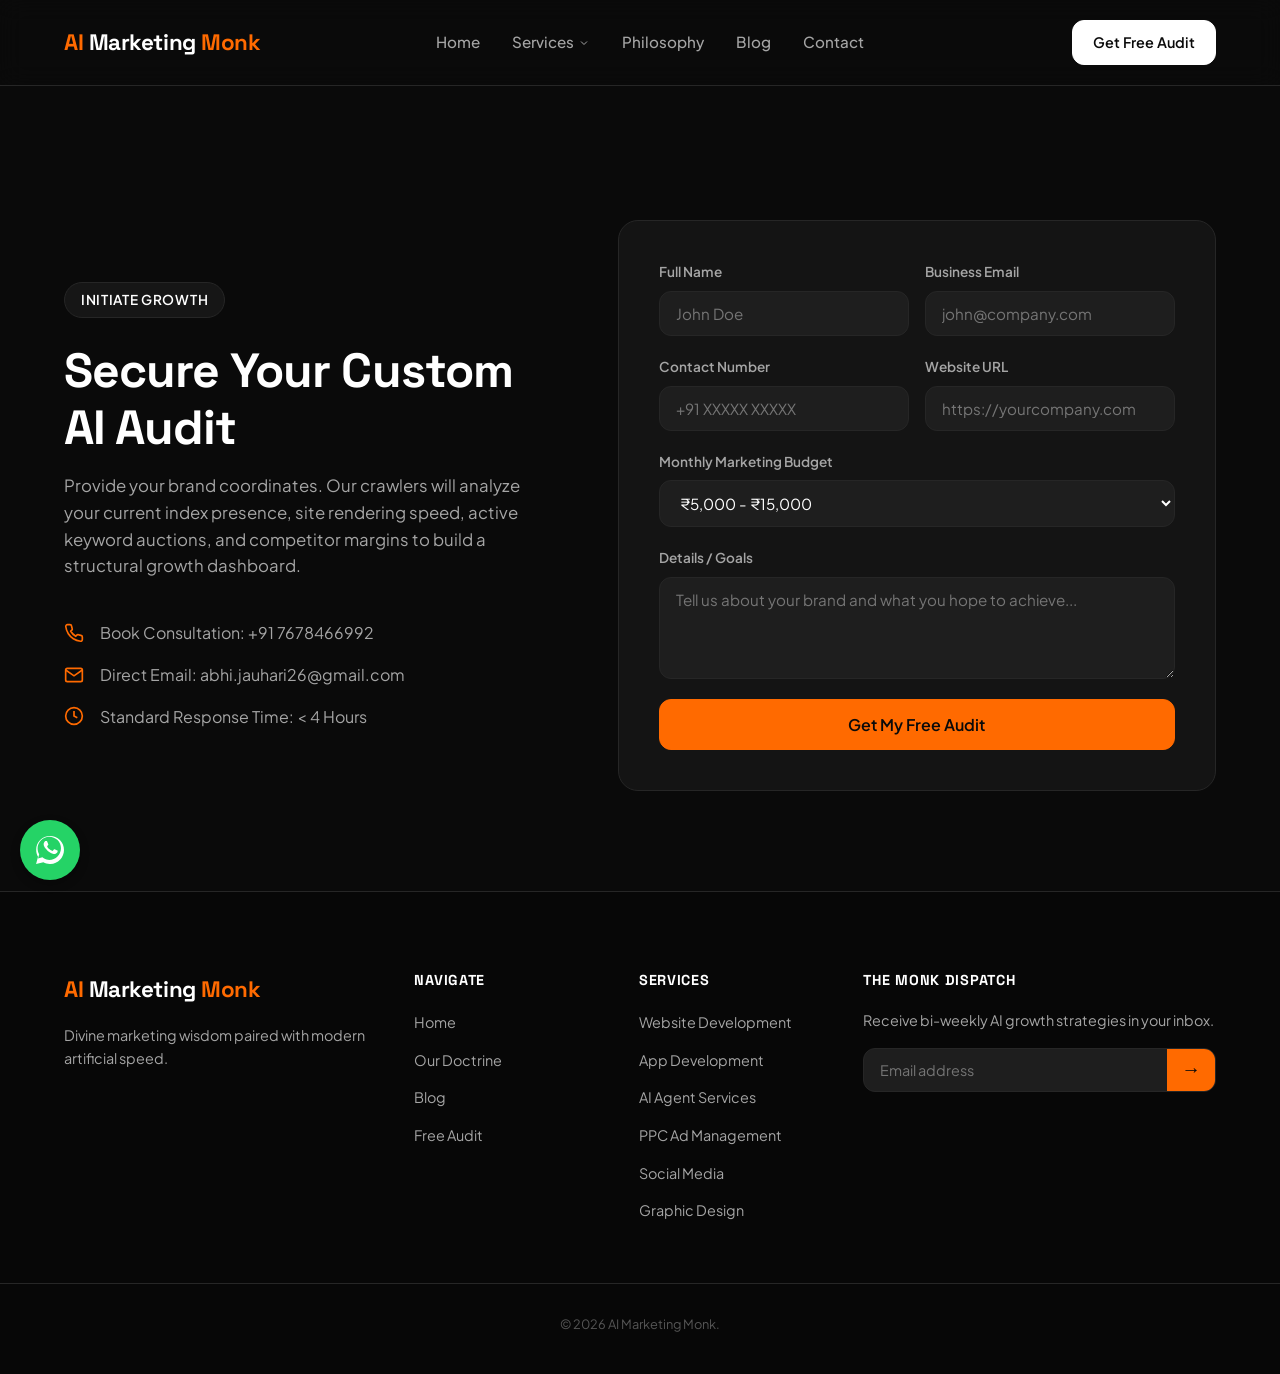
<file: contact.html>
<!DOCTYPE html>
<html lang="en">
<head>
    <meta charset="UTF-8">
    <meta name="viewport" content="width=device-width, initial-scale=1.0">
    <title>Get Your Free AI Marketing Audit | AI Marketing Monk</title>
    <meta name="description" content="Get a detailed diagnostic of your SEO, search rank metrics, social channels, and paid ad funnels compiled by our AI models.">
    <link rel="stylesheet" href="style.css">
    <!-- Google Fonts for premium typography -->
    <link rel="preconnect" href="https://fonts.googleapis.com">
    <link rel="preconnect" href="https://fonts.gstatic.com" crossorigin>
    <link href="https://fonts.googleapis.com/css2?family=Plus+Jakarta+Sans:wght@300;400;500;600;700;800&family=Space+Grotesk:wght@400;500;700&display=swap" rel="stylesheet">
    <!-- Google tag (gtag.js) -->
    <script async src="https://www.googletagmanager.com/gtag/js?id=G-MKL8KQ5FQW"></script>
    <script>
      window.dataLayer = window.dataLayer || [];
      function gtag(){dataLayer.push(arguments);}
      gtag('js', new Date());

      gtag('config', 'G-MKL8KQ5FQW');
    </script>
    <link rel="icon" type="image/jpg" href="images/favicon.jpg">
</head>
<body>

    <!-- Header Navigation -->
    <header class="main-header" id="header">
        <div class="header-container">
            <a href="index.html" class="logo">
                <span class="logo-accent">AI</span> Marketing <span class="logo-accent">Monk</span>
            </a>
            
            <nav class="nav-menu" id="nav-menu">
                <ul>
                    <li><a href="index.html" class="nav-link">Home</a></li>
                    <li class="dropdown">
                        <a href="#" class="nav-link">Services <svg viewBox="0 0 24 24" width="12" height="12" stroke="currentColor" stroke-width="2" fill="none"><polyline points="6 9 12 15 18 9"></polyline></svg></a>
                        <ul class="dropdown-menu">
                            <li><a href="web-development.html" class="dropdown-item">Website Development</a></li>
                            <li><a href="app-development.html" class="dropdown-item">App Development</a></li>
                            <li><a href="ai-agents.html" class="dropdown-item">AI Agent Services</a></li>
                            <li><a href="ppc.html" class="dropdown-item">PPC Ad Management</a></li>
                            <li><a href="social-media.html" class="dropdown-item">Social Media Management</a></li>
                            <li><a href="graphic-design.html" class="dropdown-item">Graphic Design</a></li>
                        </ul>
                    </li>
                    <li><a href="about.html" class="nav-link">Philosophy</a></li>
                    <li><a href="blog.html" class="nav-link">Blog</a></li>
                    <li><a href="contact.html" class="nav-link">Contact</a></li>
                    <li><a href="contact.html" class="nav-cta-mobile">Get Free Audit</a></li>
                </ul>
            </nav>

            <div class="header-actions">
                <a href="contact.html" class="nav-cta">Get Free Audit</a>
                <button class="mobile-toggle" id="mobile-toggle" aria-label="Toggle Navigation Menu">
                    <span class="bar"></span>
                    <span class="bar"></span>
                    <span class="bar"></span>
                </button>
            </div>
        </div>
    </header>

    <main style="padding-top: 120px;">
        <!-- Contact Section -->
        <section class="contact-section" id="contact" style="border: none;">
            <div class="container contact-grid">
                <div class="contact-info">
                    <div class="badge">Initiate Growth</div>
                    <h2>Secure Your Custom AI Audit</h2>
                    <p>Provide your brand coordinates. Our crawlers will analyze your current index presence, site rendering speed, active keyword auctions, and competitor margins to build a structural growth dashboard.</p>
                    
                    <div class="contact-details" style="margin-top: 40px;">
                        <div class="contact-detail-item">
                            <svg viewBox="0 0 24 24" width="20" height="20" stroke="currentColor" stroke-width="2" fill="none"><path d="M22 16.92v3a2 2 0 0 1-2.18 2 19.79 19.79 0 0 1-8.63-3.07 19.5 19.5 0 0 1-6-6 19.79 19.79 0 0 1-3.07-8.67A2 2 0 0 1 4.11 2h3a2 2 0 0 1 2 1.72 12.84 12.84 0 0 0 .7 2.81 2 2 0 0 1-.45 2.11L8.09 9.91a16 16 0 0 0 6 6l1.27-1.27a2 2 0 0 1 2.11-.45 12.84 12.84 0 0 0 2.81.7A2 2 0 0 1 22 16.92z"></path></svg>
                            <span>Book Consultation: +91 7678466992</span>
                        </div>
                        <div class="contact-detail-item">
                            <svg viewBox="0 0 24 24" width="20" height="20" stroke="currentColor" stroke-width="2" fill="none"><path d="M4 4h16c1.1 0 2 .9 2 2v12c0 1.1-.9 2-2 2H4c-1.1 0-2-.9-2-2V6c0-1.1.9-2 2-2z"></path><polyline points="22,6 12,13 2,6"></polyline></svg>
                            <span>Direct Email: abhi.jauhari26@gmail.com</span>
                        </div>
                        <div class="contact-detail-item">
                            <svg viewBox="0 0 24 24" width="20" height="20" stroke="currentColor" stroke-width="2" fill="none"><circle cx="12" cy="12" r="10"></circle><polyline points="12 6 12 12 16 14"></polyline></svg>
                            <span>Standard Response Time: &lt; 4 Hours</span>
                        </div>
                    </div>
                </div>

                <div class="contact-form-container">
                    <form id="audit-form" class="contact-form" action="https://formsubmit.co/abhi.jauhari26@gmail.com" method="POST">
                        <div class="form-row">
                            <div class="form-group">
                                <label for="client-name">Full Name</label>
                                <input type="text" id="client-name" name="name" required placeholder="John Doe">
                            </div>
                            <div class="form-group">
                                <label for="client-email">Business Email</label>
                                <input type="email" id="client-email" name="email" required placeholder="john@company.com">
                            </div>
                        </div>
                        <div class="form-row">
                            <div class="form-group">
                                <label for="client-phone">Contact Number</label>
                                <input type="tel" id="client-phone" name="phone" placeholder="+91 XXXXX XXXXX">
                            </div>
                            <div class="form-group">
                                <label for="client-website">Website URL</label>
                                <input type="url" id="client-website" name="website" placeholder="https://yourcompany.com">
                            </div>
                        </div>
                        <div class="form-group">
                            <label for="client-budget">Monthly Marketing Budget</label>
                            <select id="client-budget" name="budget">
                                <option value="1000-5000">₹1,000 - ₹5,000</option>
                                <option value="5000-15000" selected>₹5,000 - ₹15,000</option>
                                <option value="15000-50000">₹15,000 - ₹50,000</option>
                                <option value="50000+">₹50,000+</option>
                            </select>
                        </div>
                        <div class="form-group">
                            <label for="client-msg">Details / Goals</label>
                            <textarea id="client-msg" name="message" rows="4" placeholder="Tell us about your brand and what you hope to achieve..."></textarea>
                        </div>
                        <button type="submit" class="btn btn-primary btn-block">Get My Free Audit</button>
                    </form>
                    <div id="form-success" class="form-success-state hidden">
                        <div class="success-icon">✓</div>
                        <h3>Audit Initiated</h3>
                        <p>Our digital monks are parsing your web profile. Expect your personalized optimization report delivered to your inbox shortly.</p>
                    </div>
                </div>
            </div>
        </section>
    </main>

    <!-- Footer -->
    <footer class="footer">
        <div class="container footer-grid">
            <div class="footer-brand">
                <a href="index.html" class="logo">
                    <span class="logo-accent">AI</span> Marketing <span class="logo-accent">Monk</span>
                </a>
                <p>Divine marketing wisdom paired with modern artificial speed.</p>
            </div>
            <div class="footer-links">
                <h5>Navigate</h5>
                <ul>
                    <li><a href="index.html">Home</a></li>
                    <li><a href="about.html">Our Doctrine</a></li>
                    <li><a href="blog.html">Blog</a></li>
                    <li><a href="contact.html">Free Audit</a></li>
                </ul>
            </div>
            <div class="footer-links">
                <h5>Services</h5>
                <ul>
                    <li><a href="web-development.html">Website Development</a></li>
                    <li><a href="app-development.html">App Development</a></li>
                    <li><a href="ai-agents.html">AI Agent Services</a></li>
                    <li><a href="ppc.html">PPC Ad Management</a></li>
                    <li><a href="social-media.html">Social Media</a></li>
                    <li><a href="graphic-design.html">Graphic Design</a></li>
                </ul>
            </div>
            <div class="footer-subscribe">
                <h5>The Monk Dispatch</h5>
                <p>Receive bi-weekly AI growth strategies in your inbox.</p>
                <form class="subscribe-form" id="newsletter-form" action="#" method="POST">
                    <input type="email" placeholder="Email address" required>
                    <button type="submit" aria-label="Subscribe">→</button>
                </form>
                <div id="subscribe-success" class="subscribe-success hidden">Subscribed!</div>
            </div>
        </div>
        <div class="footer-bottom text-center">
            <p>&copy; 2026 AI Marketing Monk. </p>
        </div>
    </footer>

    <script src="app.js"></script>
    <!-- Exit Intent Popup Modal Overlay -->
    <div id="exit-intent-modal" class="modal-overlay">
        <div class="modal-content">
            <button class="close-modal-btn" id="close-exit-modal" aria-label="Close Modal">&times;</button>
            <div class="badge" style="margin-bottom: 12px; display: inline-block;">Special Offer</div>
            <h3>Wait! Get a Free Audit</h3>
            <p style="margin-bottom: 20px; font-size: 0.9rem; color: var(--color-muted);">Before you leave, let our digital monks compile a detailed conversion optimization report for your website in under 4 hours.</p>
            
            <form id="exit-audit-form" class="contact-form">
                <div class="form-group">
                    <label for="exit-name">Name</label>
                    <input type="text" id="exit-name" name="name" required placeholder="John Doe">
                </div>
                <div class="form-row">
                    <div class="form-group">
                        <label for="exit-email">Business Email</label>
                        <input type="email" id="exit-email" name="email" required placeholder="john@company.com">
                    </div>
                    <div class="form-group">
                        <label for="exit-phone">Contact Number</label>
                        <input type="tel" id="exit-phone" name="phone" placeholder="+91 XXXXX XXXXX">
                    </div>
                </div>
                <div class="form-group">
                    <label for="exit-website">Website URL</label>
                    <input type="url" id="exit-website" name="website" placeholder="https://yourcompany.com">
                </div>
                <button type="submit" class="btn btn-primary" style="width: 100%; margin-top: 10px;">Claim My Free Audit</button>
            </form>
            <div id="exit-success" class="subscribe-success hidden" style="margin-top: 15px; text-align: center;">
                <strong>Audit Request Received!</strong> Check your inbox for confirmation.
            </div>
        </div>
    </div>
    <!-- WhatsApp Floating Button -->
    <a href="https://wa.me/917678466992" class="whatsapp-float" target="_blank" rel="noopener noreferrer" aria-label="Chat on WhatsApp">
        <svg viewBox="0 0 24 24" width="28" height="28" fill="currentColor">
            <path d="M.057 24l1.687-6.163c-1.041-1.804-1.588-3.849-1.587-5.946C.06 5.348 5.397.01 12.008.01c3.202.001 6.212 1.246 8.477 3.514 2.266 2.268 3.507 5.28 3.505 8.484-.004 6.657-5.34 11.997-11.953 11.997-2.005-.001-3.973-.502-5.724-1.455L0 24zm6.59-4.846c1.6.95 3.188 1.449 4.725 1.45 5.515 0 10.002-4.49 10.005-10.007.001-2.673-1.037-5.186-2.922-7.073-1.886-1.886-4.397-2.924-7.07-2.924-5.522 0-10.01 4.49-10.015 10.007-.002 1.776.471 3.5 1.37 5.018l-.997 3.642 3.731-.979zm11.396-6.84c-.302-.151-1.787-.882-2.057-.981-.27-.099-.467-.149-.663.151-.196.3-.758.981-.929 1.18-.172.199-.344.225-.646.075-.302-.15-1.274-.469-2.427-1.496-.897-.801-1.503-1.791-1.68-2.091-.177-.3-.019-.462.132-.612.135-.135.302-.35.453-.526.151-.176.202-.3.302-.5.101-.2.051-.375-.025-.526-.076-.151-.663-1.597-.91-2.194-.24-.577-.48-.5-.663-.51-.171-.007-.367-.008-.564-.008-.196 0-.516.075-.786.375-.27.3-1.03 1.006-1.03 2.454 0 1.449 1.053 2.848 1.2 3.049.148.199 2.072 3.164 5.018 4.44.7.304 1.248.485 1.674.62.703.224 1.344.193 1.85.117.564-.085 1.787-.73 2.04-1.434.253-.703.253-1.306.177-1.434-.075-.127-.27-.202-.572-.353z"/>
        </svg>
    </a>
</body>
</html>
</file>
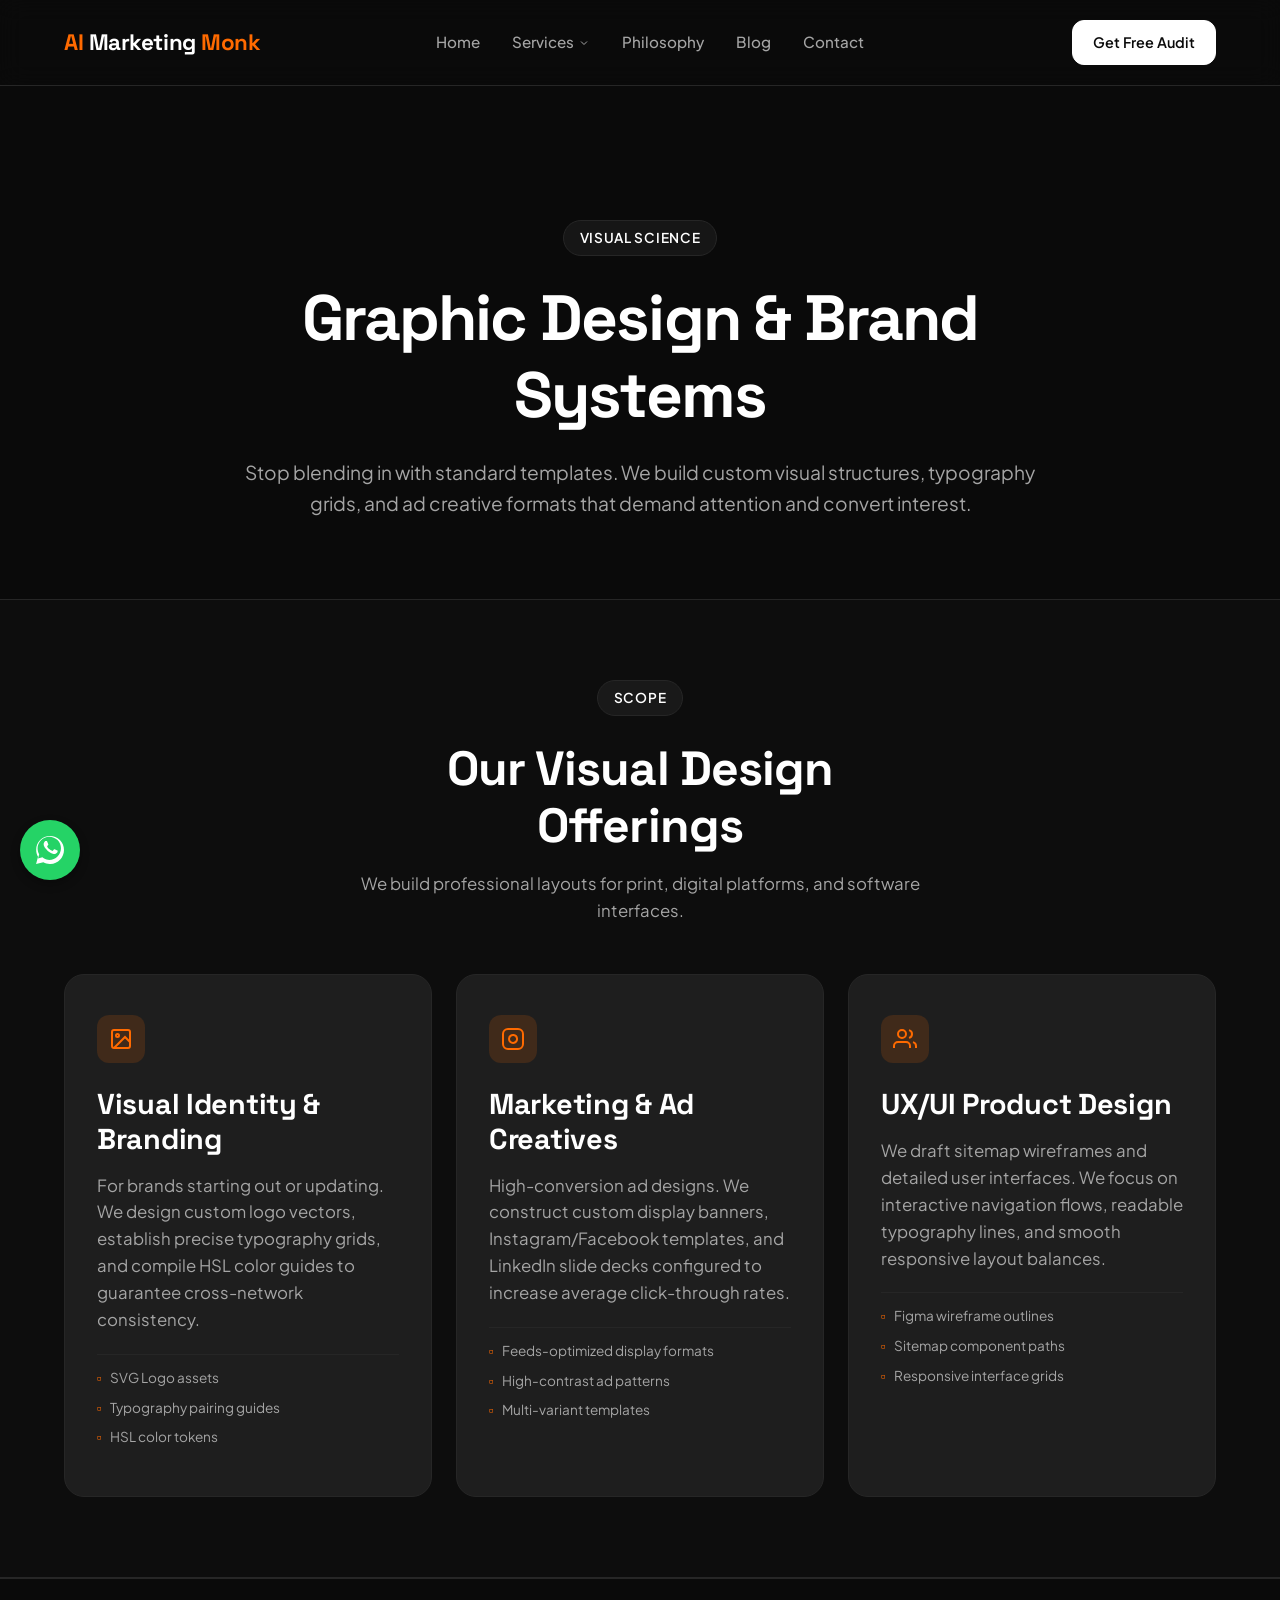
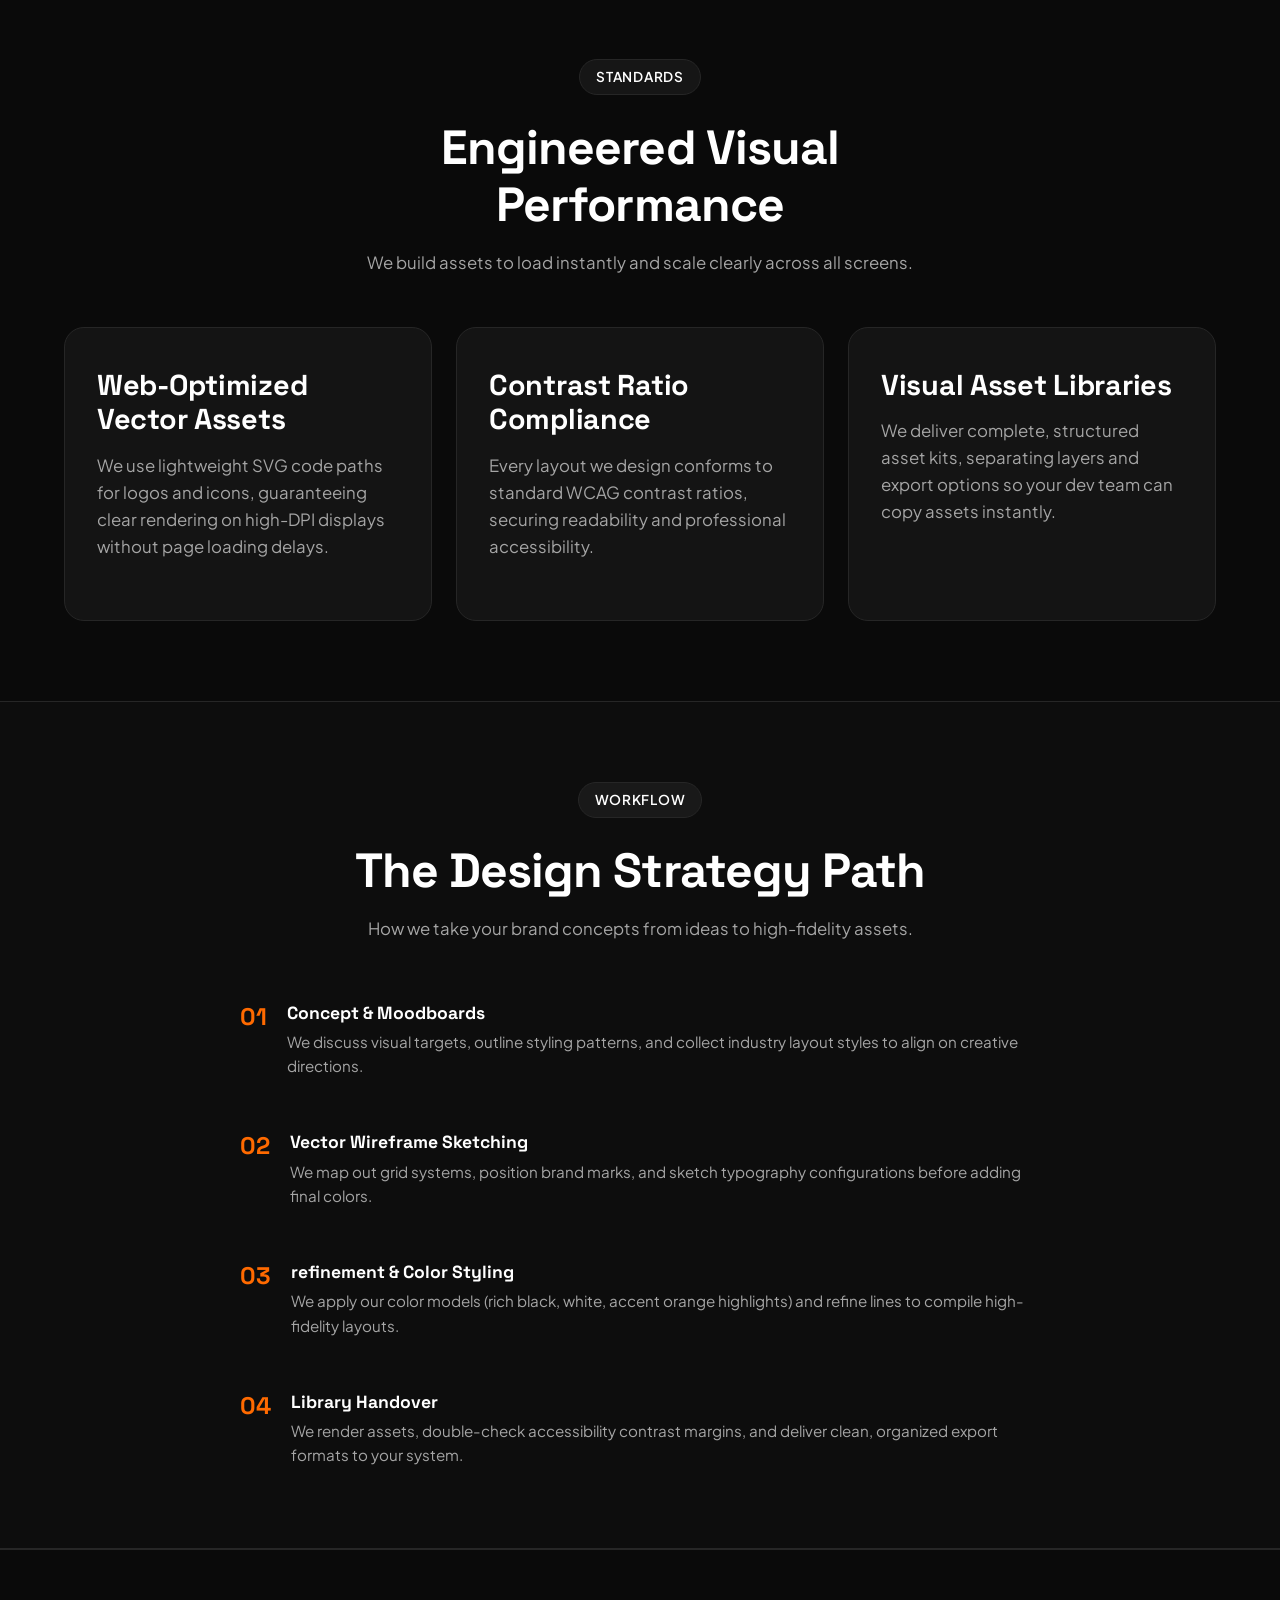
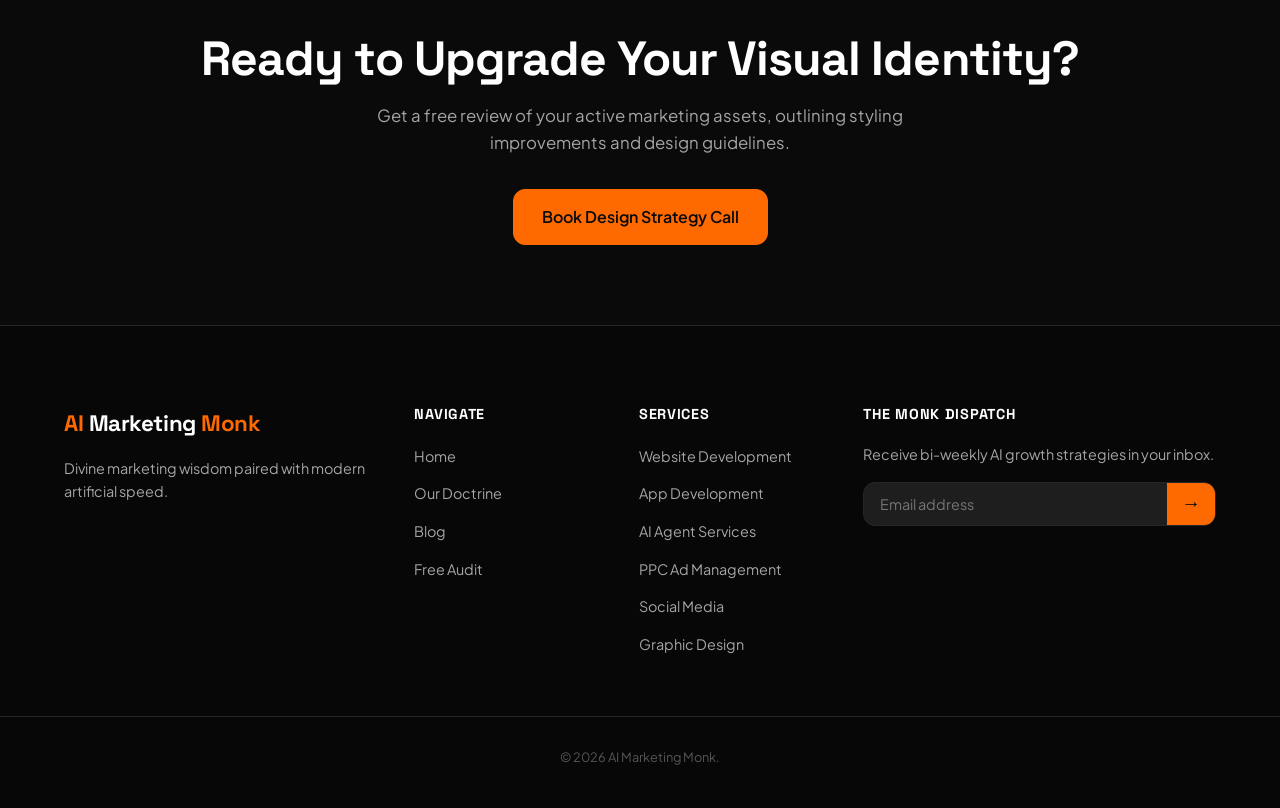
<file: graphic-design.html>
<!DOCTYPE html>
<html lang="en">
<head>
    <meta charset="UTF-8">
    <meta name="viewport" content="width=device-width, initial-scale=1.0">
    <title>Graphic Design & Branding Services | AI Marketing Monk</title>
    <meta name="description" content="Explore custom Graphic Design and Branding by AI Marketing Monk. We build visual brand guidelines, conversion-focused ad creatives, and high-fidelity interfaces.">
    <link rel="stylesheet" href="style.css">
    <!-- Google Fonts for premium typography -->
    <link rel="preconnect" href="https://fonts.googleapis.com">
    <link rel="preconnect" href="https://fonts.gstatic.com" crossorigin>
    <link href="https://fonts.googleapis.com/css2?family=Plus+Jakarta+Sans:wght@300;400;500;600;700;800&family=Space+Grotesk:wght@400;500;700&display=swap" rel="stylesheet">
    <!-- Google tag (gtag.js) -->
    <script async src="https://www.googletagmanager.com/gtag/js?id=G-MKL8KQ5FQW"></script>
    <script>
      window.dataLayer = window.dataLayer || [];
      function gtag(){dataLayer.push(arguments);}
      gtag('js', new Date());

      gtag('config', 'G-MKL8KQ5FQW');
    </script>
    <link rel="icon" type="image/jpg" href="images/favicon.jpg">
</head>
<body>

    <!-- Header Navigation -->
    <header class="main-header" id="header">
        <div class="header-container">
            <a href="index.html" class="logo">
                <span class="logo-accent">AI</span> Marketing <span class="logo-accent">Monk</span>
            </a>
            
            <nav class="nav-menu" id="nav-menu">
                <ul>
                    <li><a href="index.html" class="nav-link">Home</a></li>
                    <li class="dropdown">
                        <a href="#" class="nav-link">Services <svg viewBox="0 0 24 24" width="12" height="12" stroke="currentColor" stroke-width="2" fill="none"><polyline points="6 9 12 15 18 9"></polyline></svg></a>
                        <ul class="dropdown-menu">
                            <li><a href="web-development.html" class="dropdown-item">Website Development</a></li>
                            <li><a href="app-development.html" class="dropdown-item">App Development</a></li>
                            <li><a href="ai-agents.html" class="dropdown-item">AI Agent Services</a></li>
                            <li><a href="ppc.html" class="dropdown-item">PPC Ad Management</a></li>
                            <li><a href="social-media.html" class="dropdown-item">Social Media Management</a></li>
                            <li><a href="graphic-design.html" class="dropdown-item">Graphic Design</a></li>
                        </ul>
                    </li>
                    <li><a href="about.html" class="nav-link">Philosophy</a></li>
                    <li><a href="blog.html" class="nav-link">Blog</a></li>
                    <li><a href="contact.html" class="nav-link">Contact</a></li>
                    <li><a href="contact.html" class="nav-cta-mobile">Get Free Audit</a></li>
                </ul>
            </nav>

            <div class="header-actions">
                <a href="contact.html" class="nav-cta">Get Free Audit</a>
                <button class="mobile-toggle" id="mobile-toggle" aria-label="Toggle Navigation Menu">
                    <span class="bar"></span>
                    <span class="bar"></span>
                    <span class="bar"></span>
                </button>
            </div>
        </div>
    </header>

    <main style="padding-top: 120px;">
        <!-- Hero Section -->
        <section class="services-section" style="border: none; padding-bottom: 60px;">
            <div class="container">
                <div class="section-header text-center" style="max-width: 800px; margin-bottom: 0;">
                    <div class="badge">Visual Science</div>
                    <h1>Graphic Design & Brand Systems</h1>
                    <p class="section-desc" style="font-size: 1.2rem;">Stop blending in with standard templates. We build custom visual structures, typography grids, and ad creative formats that demand attention and convert interest.</p>
                </div>
            </div>
        </section>

        <!-- Sub-Services Section -->
        <section class="services-section" style="background-color: #0d0d0d; border-top: 1px solid var(--color-border); border-bottom: 1px solid var(--color-border); padding: 80px 0;">
            <div class="container">
                <div class="section-header text-center" style="max-width: 600px; margin-bottom: 50px;">
                    <div class="badge">Scope</div>
                    <h2>Our Visual Design Offerings</h2>
                    <p>We build professional layouts for print, digital platforms, and software interfaces.</p>
                </div>
                
                <div class="services-grid" style="grid-template-columns: repeat(auto-fit, minmax(280px, 1fr));">
                    <div class="service-card" style="background-color: var(--bg-surface-elevated);">
                        <div class="service-icon">
                            <svg viewBox="0 0 24 24" width="24" height="24" stroke="currentColor" stroke-width="2" fill="none"><rect x="3" y="3" width="18" height="18" rx="2" ry="2"></rect><circle cx="8.5" cy="8.5" r="1.5"></circle><polyline points="21 15 16 10 5 21"></polyline></svg>
                        </div>
                        <h3>Visual Identity & Branding</h3>
                        <p>For brands starting out or updating. We design custom logo vectors, establish precise typography grids, and compile HSL color guides to guarantee cross-network consistency.</p>
                        <ul class="service-features" style="margin-top: 16px; padding-top: 12px;">
                            <li>SVG Logo assets</li>
                            <li>Typography pairing guides</li>
                            <li>HSL color tokens</li>
                        </ul>
                    </div>

                    <div class="service-card" style="background-color: var(--bg-surface-elevated);">
                        <div class="service-icon">
                            <svg viewBox="0 0 24 24" width="24" height="24" stroke="currentColor" stroke-width="2" fill="none"><rect x="2" y="2" width="20" height="20" rx="5" ry="5"></rect><path d="M16 11.37A4 4 0 1 1 12.63 8 4 4 0 0 1 16 11.37z"></path><line x1="17.5" y1="6.5" x2="17.51" y2="6.5"></line></svg>
                        </div>
                        <h3>Marketing & Ad Creatives</h3>
                        <p>High-conversion ad designs. We construct custom display banners, Instagram/Facebook templates, and LinkedIn slide decks configured to increase average click-through rates.</p>
                        <ul class="service-features" style="margin-top: 16px; padding-top: 12px;">
                            <li>Feeds-optimized display formats</li>
                            <li>High-contrast ad patterns</li>
                            <li>Multi-variant templates</li>
                        </ul>
                    </div>

                    <div class="service-card" style="background-color: var(--bg-surface-elevated);">
                        <div class="service-icon">
                            <svg viewBox="0 0 24 24" width="24" height="24" stroke="currentColor" stroke-width="2" fill="none"><path d="M17 21v-2a4 4 0 0 0-4-4H5a4 4 0 0 0-4 4v2"></path><circle cx="9" cy="7" r="4"></circle><path d="M23 21v-2a4 4 0 0 0-3-3.87"></path><path d="M16 3.13a4 4 0 0 1 0 7.75"></path></svg>
                        </div>
                        <h3>UX/UI Product Design</h3>
                        <p>We draft sitemap wireframes and detailed user interfaces. We focus on interactive navigation flows, readable typography lines, and smooth responsive layout balances.</p>
                        <ul class="service-features" style="margin-top: 16px; padding-top: 12px;">
                            <li>Figma wireframe outlines</li>
                            <li>Sitemap component paths</li>
                            <li>Responsive interface grids</li>
                        </ul>
                    </div>
                </div>
            </div>
        </section>

        <!-- Our Technical Code Standards -->
        <section class="services-section" style="background-color: var(--bg-main); padding: 80px 0;">
            <div class="container">
                <div class="section-header text-center" style="max-width: 600px; margin-bottom: 50px;">
                    <div class="badge">Standards</div>
                    <h2>Engineered Visual Performance</h2>
                    <p>We build assets to load instantly and scale clearly across all screens.</p>
                </div>
                
                <div class="services-grid" style="grid-template-columns: repeat(auto-fit, minmax(300px, 1fr));">
                    <div class="service-card">
                        <h3>Web-Optimized Vector Assets</h3>
                        <p>We use lightweight SVG code paths for logos and icons, guaranteeing clear rendering on high-DPI displays without page loading delays.</p>
                    </div>
                    <div class="service-card">
                        <h3>Contrast Ratio Compliance</h3>
                        <p>Every layout we design conforms to standard WCAG contrast ratios, securing readability and professional accessibility.</p>
                    </div>
                    <div class="service-card">
                        <h3>Visual Asset Libraries</h3>
                        <p>We deliver complete, structured asset kits, separating layers and export options so your dev team can copy assets instantly.</p>
                    </div>
                </div>
            </div>
        </section>

        <!-- Design Process -->
        <section class="services-section" style="background-color: #0d0d0d; border-top: 1px solid var(--color-border); border-bottom: 1px solid var(--color-border); padding: 80px 0;">
            <div class="container">
                <div class="section-header text-center" style="max-width: 600px; margin-bottom: 60px;">
                    <div class="badge">Workflow</div>
                    <h2>The Design Strategy Path</h2>
                    <p>How we take your brand concepts from ideas to high-fidelity assets.</p>
                </div>
                
                <div class="pillars" style="max-width: 800px; margin: 0 auto;">
                    <div class="pillar-item" style="margin-bottom: 30px;">
                        <span class="pillar-num">01</span>
                        <div>
                            <h4>Concept & Moodboards</h4>
                            <p>We discuss visual targets, outline styling patterns, and collect industry layout styles to align on creative directions.</p>
                        </div>
                    </div>
                    
                    <div class="pillar-item" style="margin-bottom: 30px;">
                        <span class="pillar-num">02</span>
                        <div>
                            <h4>Vector Wireframe Sketching</h4>
                            <p>We map out grid systems, position brand marks, and sketch typography configurations before adding final colors.</p>
                        </div>
                    </div>

                    <div class="pillar-item" style="margin-bottom: 30px;">
                        <span class="pillar-num">03</span>
                        <div>
                            <h4>refinement & Color Styling</h4>
                            <p>We apply our color models (rich black, white, accent orange highlights) and refine lines to compile high-fidelity layouts.</p>
                        </div>
                    </div>

                    <div class="pillar-item">
                        <span class="pillar-num">04</span>
                        <div>
                            <h4>Library Handover</h4>
                            <p>We render assets, double-check accessibility contrast margins, and deliver clean, organized export formats to your system.</p>
                        </div>
                    </div>
                </div>
            </div>
        </section>

        <!-- CTA Section -->
        <section class="services-section" style="background-color: var(--bg-main); padding: 80px 0;">
            <div class="container text-center">
                <h2>Ready to Upgrade Your Visual Identity?</h2>
                <p style="max-width: 600px; margin: 16px auto 32px auto;">Get a free review of your active marketing assets, outlining styling improvements and design guidelines.</p>
                <a href="contact.html" class="btn btn-primary">Book Design Strategy Call</a>
            </div>
        </section>
    </main>

    <!-- Footer -->
    <footer class="footer">
        <div class="container footer-grid">
            <div class="footer-brand">
                <a href="index.html" class="logo">
                    <span class="logo-accent">AI</span> Marketing <span class="logo-accent">Monk</span>
                </a>
                <p>Divine marketing wisdom paired with modern artificial speed.</p>
            </div>
            <div class="footer-links">
                <h5>Navigate</h5>
                <ul>
                    <li><a href="index.html">Home</a></li>
                    <li><a href="about.html">Our Doctrine</a></li>
                    <li><a href="blog.html">Blog</a></li>
                    <li><a href="contact.html">Free Audit</a></li>
                </ul>
            </div>
            <div class="footer-links">
                <h5>Services</h5>
                <ul>
                    <li><a href="web-development.html">Website Development</a></li>
                    <li><a href="app-development.html">App Development</a></li>
                    <li><a href="ai-agents.html">AI Agent Services</a></li>
                    <li><a href="ppc.html">PPC Ad Management</a></li>
                    <li><a href="social-media.html">Social Media</a></li>
                    <li><a href="graphic-design.html">Graphic Design</a></li>
                </ul>
            </div>
            <div class="footer-subscribe">
                <h5>The Monk Dispatch</h5>
                <p>Receive bi-weekly AI growth strategies in your inbox.</p>
                <form class="subscribe-form" id="newsletter-form" action="#" method="POST">
                    <input type="email" placeholder="Email address" required>
                    <button type="submit" aria-label="Subscribe">→</button>
                </form>
                <div id="subscribe-success" class="subscribe-success hidden">Subscribed!</div>
            </div>
        </div>
        <div class="footer-bottom text-center">
            <p>&copy; 2026 AI Marketing Monk. </p>
        </div>
    </footer>

    <script src="app.js"></script>
    <!-- Exit Intent Popup Modal Overlay -->
    <div id="exit-intent-modal" class="modal-overlay">
        <div class="modal-content">
            <button class="close-modal-btn" id="close-exit-modal" aria-label="Close Modal">&times;</button>
            <div class="badge" style="margin-bottom: 12px; display: inline-block;">Special Offer</div>
            <h3>Wait! Get a Free Audit</h3>
            <p style="margin-bottom: 20px; font-size: 0.9rem; color: var(--color-muted);">Before you leave, let our digital monks compile a detailed conversion optimization report for your website in under 4 hours.</p>
            
            <form id="exit-audit-form" class="contact-form">
                <div class="form-group">
                    <label for="exit-name">Name</label>
                    <input type="text" id="exit-name" name="name" required placeholder="John Doe">
                </div>
                <div class="form-row">
                    <div class="form-group">
                        <label for="exit-email">Business Email</label>
                        <input type="email" id="exit-email" name="email" required placeholder="john@company.com">
                    </div>
                    <div class="form-group">
                        <label for="exit-phone">Contact Number</label>
                        <input type="tel" id="exit-phone" name="phone" placeholder="+91 XXXXX XXXXX">
                    </div>
                </div>
                <div class="form-group">
                    <label for="exit-website">Website URL</label>
                    <input type="url" id="exit-website" name="website" placeholder="https://yourcompany.com">
                </div>
                <button type="submit" class="btn btn-primary" style="width: 100%; margin-top: 10px;">Claim My Free Audit</button>
            </form>
            <div id="exit-success" class="subscribe-success hidden" style="margin-top: 15px; text-align: center;">
                <strong>Audit Request Received!</strong> Check your inbox for confirmation.
            </div>
        </div>
    </div>
    <!-- WhatsApp Floating Button -->
    <a href="https://wa.me/917678466992" class="whatsapp-float" target="_blank" rel="noopener noreferrer" aria-label="Chat on WhatsApp">
        <svg viewBox="0 0 24 24" width="28" height="28" fill="currentColor">
            <path d="M.057 24l1.687-6.163c-1.041-1.804-1.588-3.849-1.587-5.946C.06 5.348 5.397.01 12.008.01c3.202.001 6.212 1.246 8.477 3.514 2.266 2.268 3.507 5.28 3.505 8.484-.004 6.657-5.34 11.997-11.953 11.997-2.005-.001-3.973-.502-5.724-1.455L0 24zm6.59-4.846c1.6.95 3.188 1.449 4.725 1.45 5.515 0 10.002-4.49 10.005-10.007.001-2.673-1.037-5.186-2.922-7.073-1.886-1.886-4.397-2.924-7.07-2.924-5.522 0-10.01 4.49-10.015 10.007-.002 1.776.471 3.5 1.37 5.018l-.997 3.642 3.731-.979zm11.396-6.84c-.302-.151-1.787-.882-2.057-.981-.27-.099-.467-.149-.663.151-.196.3-.758.981-.929 1.18-.172.199-.344.225-.646.075-.302-.15-1.274-.469-2.427-1.496-.897-.801-1.503-1.791-1.68-2.091-.177-.3-.019-.462.132-.612.135-.135.302-.35.453-.526.151-.176.202-.3.302-.5.101-.2.051-.375-.025-.526-.076-.151-.663-1.597-.91-2.194-.24-.577-.48-.5-.663-.51-.171-.007-.367-.008-.564-.008-.196 0-.516.075-.786.375-.27.3-1.03 1.006-1.03 2.454 0 1.449 1.053 2.848 1.2 3.049.148.199 2.072 3.164 5.018 4.44.7.304 1.248.485 1.674.62.703.224 1.344.193 1.85.117.564-.085 1.787-.73 2.04-1.434.253-.703.253-1.306.177-1.434-.075-.127-.27-.202-.572-.353z"/>
        </svg>
    </a>
</body>
</html>
</file>
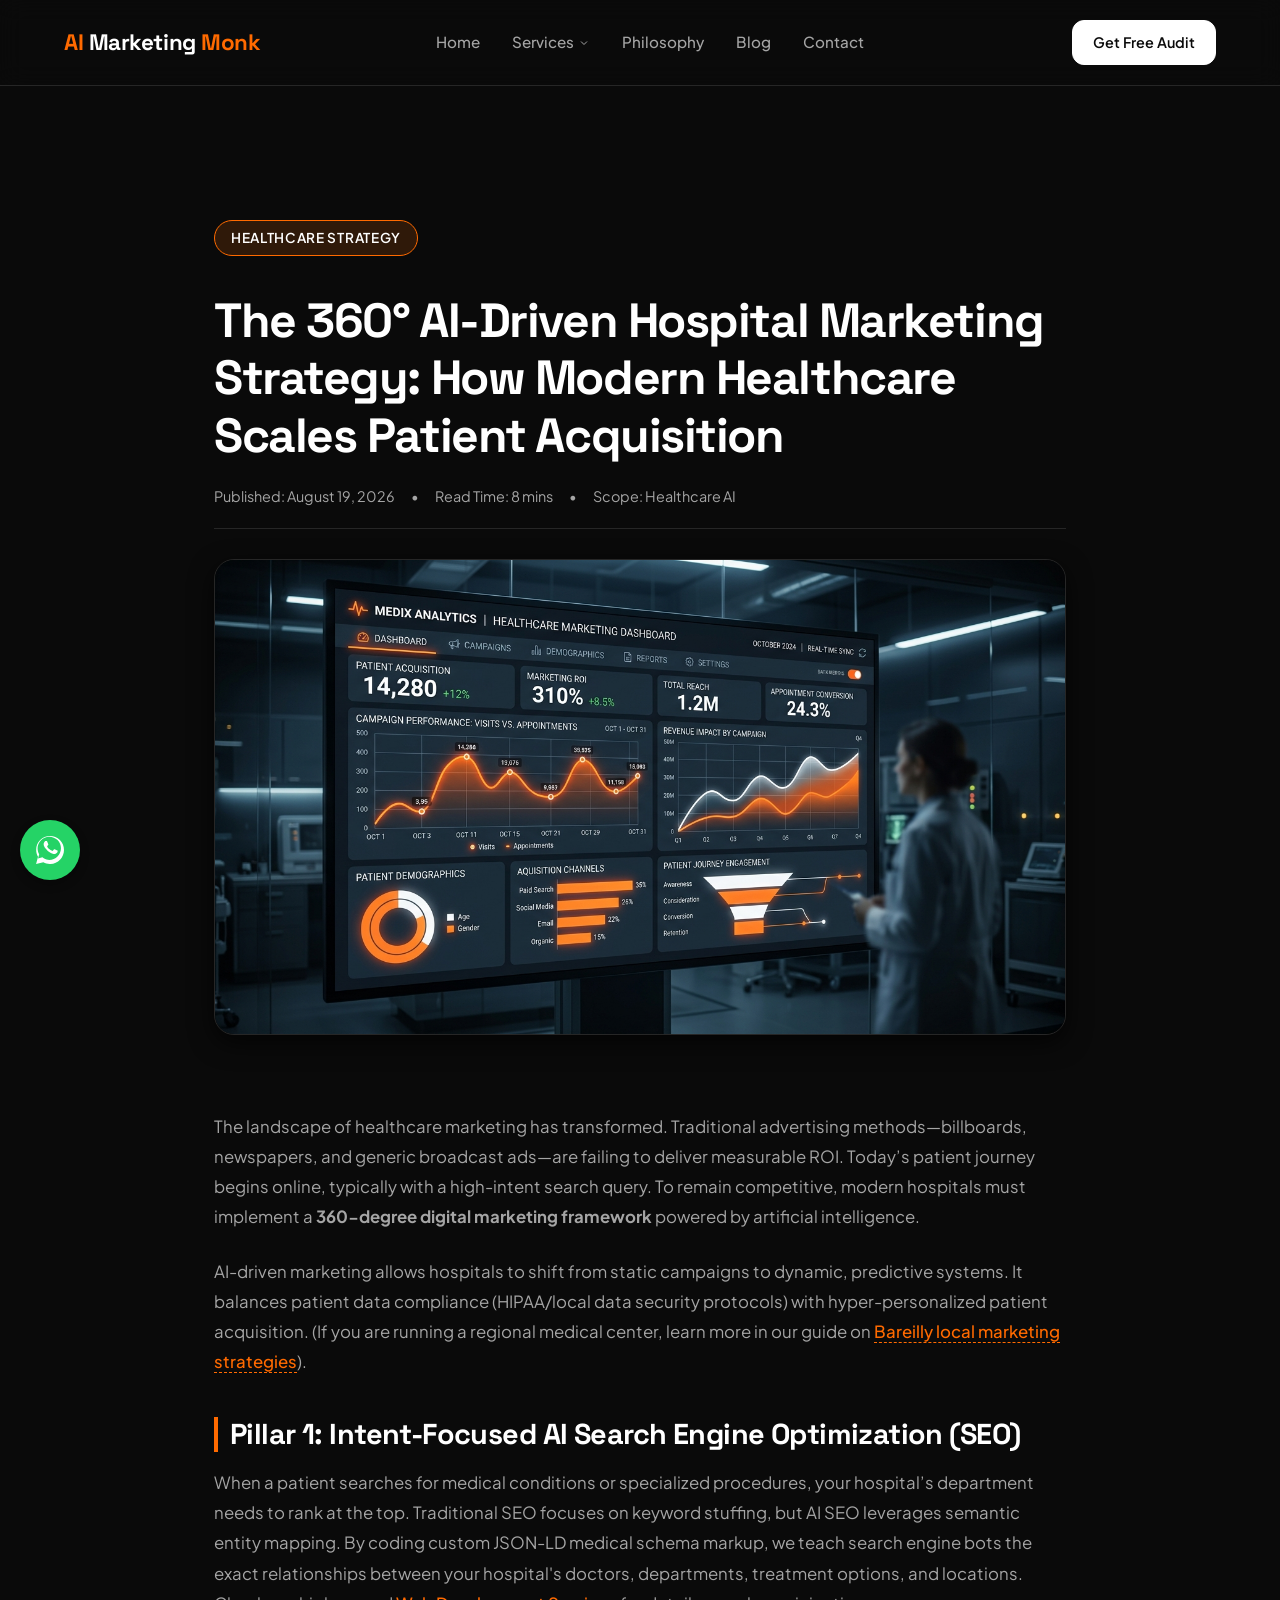
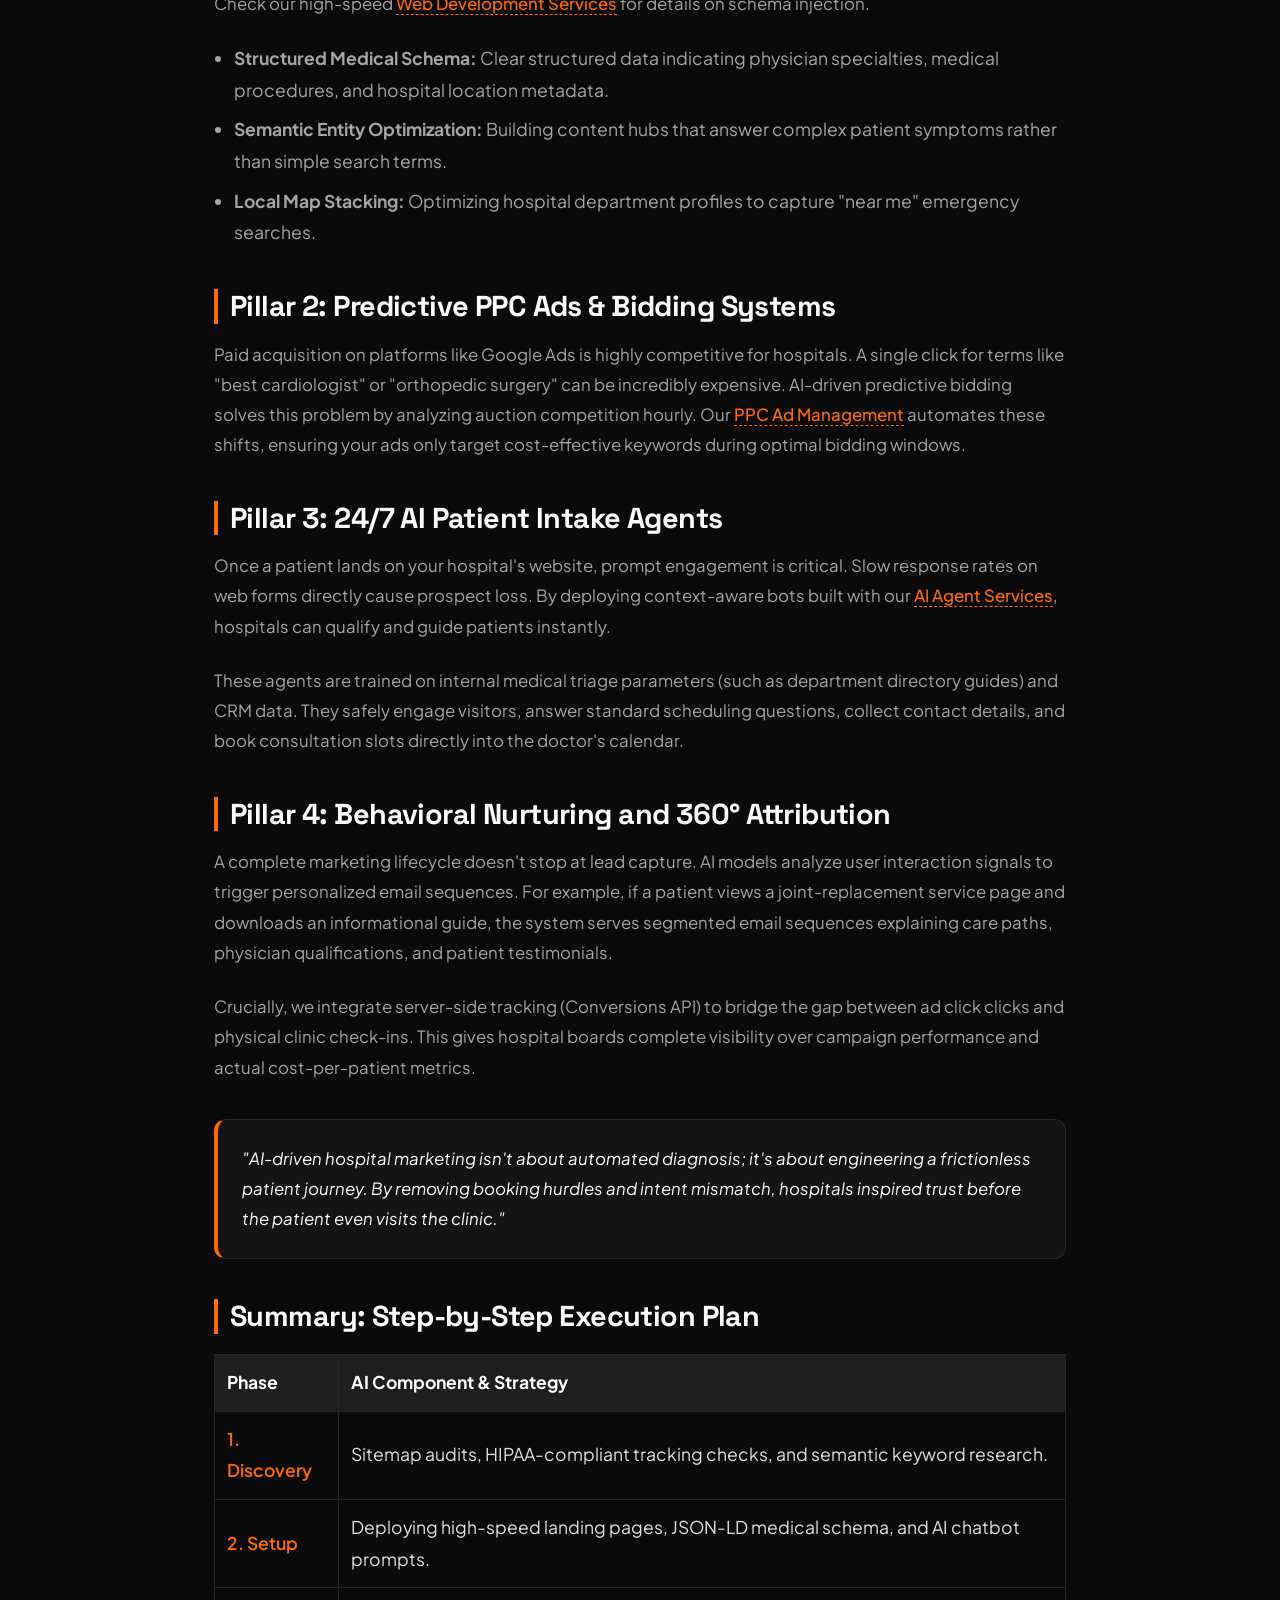
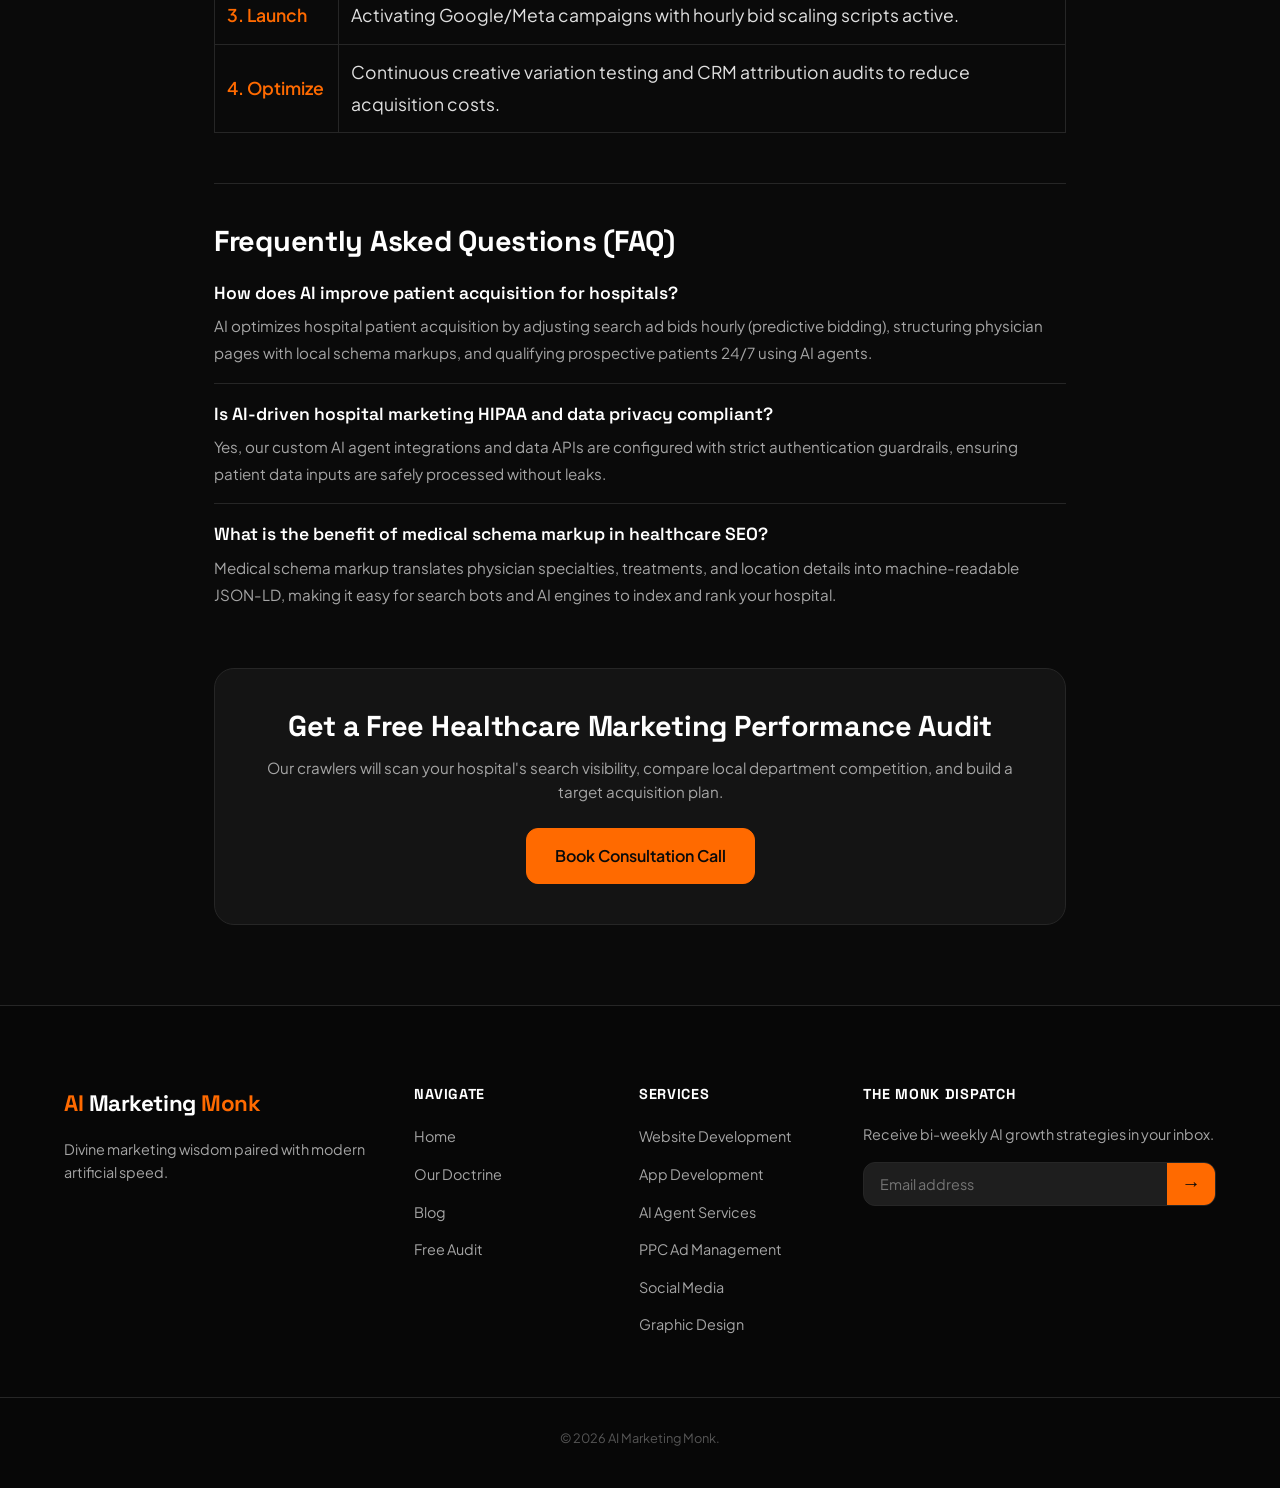
<file: hospital-marketing-ai-strategy.html>
<!DOCTYPE html>
<html lang="en">
<head>
    <meta charset="UTF-8">
    <meta name="viewport" content="width=device-width, initial-scale=1.0">
    <title>360° AI-Driven Hospital Marketing Strategy | AI Marketing Monk</title>
    <meta name="description" content="Explore a detailed 360-degree digital marketing strategy for modern hospitals leveraging artificial intelligence, predictive PPC, local SEO, and context-aware intake agents.">
    <link rel="stylesheet" href="style.css">
    <!-- Google Fonts for premium typography -->
    <link rel="preconnect" href="https://fonts.googleapis.com">
    <link rel="preconnect" href="https://fonts.gstatic.com" crossorigin>
    <link href="https://fonts.googleapis.com/css2?family=Plus+Jakarta+Sans:wght@300;400;500;600;700;800&family=Space+Grotesk:wght@400;500;700&display=swap" rel="stylesheet">
    <!-- Google tag (gtag.js) -->
    <script async src="https://www.googletagmanager.com/gtag/js?id=G-MKL8KQ5FQW"></script>
    <script>
      window.dataLayer = window.dataLayer || [];
      function gtag(){dataLayer.push(arguments);}
      gtag('js', new Date());

      gtag('config', 'G-MKL8KQ5FQW');
    </script>
    <!-- AEO Schema for Search Engine Optimization -->
    <script type="application/ld+json">
    {
      "@context": "https://schema.org",
      "@type": "FAQPage",
      "mainEntity": [
        {
          "@type": "Question",
          "name": "How does AI improve patient acquisition for hospitals?",
          "acceptedAnswer": {
            "@type": "Answer",
            "text": "AI optimizes hospital patient acquisition by adjusting search ad bids hourly (predictive bidding), structuring physician pages with local schema markups, and qualifying prospective patients 24/7 using AI agents."
          }
        },
        {
          "@type": "Question",
          "name": "Is AI-driven hospital marketing HIPAA and data privacy compliant?",
          "acceptedAnswer": {
            "@type": "Answer",
            "text": "Yes, our custom AI agent integrations and data APIs are configured with strict authentication guardrails, ensuring patient data inputs are safely processed without leaks."
          }
        },
        {
          "@type": "Question",
          "name": "What is the benefit of medical schema markup in healthcare SEO?",
          "acceptedAnswer": {
            "@type": "Answer",
            "text": "Medical schema markup translates physician specialties, treatments, and location details into machine-readable JSON-LD, making it easy for search bots and AI engines to index and rank your hospital."
          }
        }
      ]
    }
    </script>
    <link rel="icon" type="image/jpg" href="images/favicon.jpg">
</head>
<body>

    <!-- Header Navigation -->
    <header class="main-header" id="header">
        <div class="header-container">
            <a href="index.html" class="logo">
                <span class="logo-accent">AI</span> Marketing <span class="logo-accent">Monk</span>
            </a>
            
            <nav class="nav-menu" id="nav-menu">
                <ul>
                    <li><a href="index.html" class="nav-link">Home</a></li>
                    <li class="dropdown">
                        <a href="#" class="nav-link">Services <svg viewBox="0 0 24 24" width="12" height="12" stroke="currentColor" stroke-width="2" fill="none"><polyline points="6 9 12 15 18 9"></polyline></svg></a>
                        <ul class="dropdown-menu">
                            <li><a href="web-development.html" class="dropdown-item">Website Development</a></li>
                            <li><a href="app-development.html" class="dropdown-item">App Development</a></li>
                            <li><a href="ai-agents.html" class="dropdown-item">AI Agent Services</a></li>
                            <li><a href="ppc.html" class="dropdown-item">PPC Ad Management</a></li>
                            <li><a href="social-media.html" class="dropdown-item">Social Media Management</a></li>
                            <li><a href="graphic-design.html" class="dropdown-item">Graphic Design</a></li>
                        </ul>
                    </li>
                    <li><a href="about.html" class="nav-link">Philosophy</a></li>
                    <li><a href="blog.html" class="nav-link">Blog</a></li>
                    <li><a href="contact.html" class="nav-link">Contact</a></li>
                    <li><a href="contact.html" class="nav-cta-mobile">Get Free Audit</a></li>
                </ul>
            </nav>

            <div class="header-actions">
                <a href="contact.html" class="nav-cta">Get Free Audit</a>
                <button class="mobile-toggle" id="mobile-toggle" aria-label="Toggle Navigation Menu">
                    <span class="bar"></span>
                    <span class="bar"></span>
                    <span class="bar"></span>
                </button>
            </div>
        </div>
    </header>

    <main style="padding-top: 120px;">
        <article class="services-section" style="border: none; padding-bottom: 80px;">
            <div class="container" style="max-width: 900px; margin: 0 auto;">
                
                <!-- Article Header -->
                <div style="margin-bottom: 40px;">
                    <div class="badge" style="background-color: var(--color-primary-alpha); border-color: var(--color-primary);">Healthcare Strategy</div>
                    <h1 style="font-size: clamp(2rem, 4vw, 3rem); line-height: 1.2; margin-top: 12px; margin-bottom: 20px;">
                        The 360° AI-Driven Hospital Marketing Strategy: How Modern Healthcare Scales Patient Acquisition
                    </h1>
                    <div style="display: flex; gap: 16px; align-items: center; color: var(--color-muted); font-size: 0.9rem; border-bottom: 1px solid var(--color-border); padding-bottom: 20px; margin-bottom: 30px;">
                        <span>Published: August 19, 2026</span>
                        <span>•</span>
                        <span>Read Time: 8 mins</span>
                        <span>•</span>
                        <span>Scope: Healthcare AI</span>
                    </div>

                    <!-- AI Generated Image -->
                    <img src="images/hospital_marketing_ai.jpg" alt="AI Hospital Marketing Analytics Dashboard" style="width: 100%; max-height: 500px; object-fit: cover; border-radius: var(--radius-lg); border: 1px solid var(--color-border); margin-bottom: 30px; box-shadow: var(--shadow-md);">
                </div>

                <!-- Article Content -->
                <div class="blog-content" style="color: #e0e0e0; font-size: 1.1rem; line-height: 1.8;">
                    <p style="margin-bottom: 24px;">The landscape of healthcare marketing has transformed. Traditional advertising methods—billboards, newspapers, and generic broadcast ads—are failing to deliver measurable ROI. Today’s patient journey begins online, typically with a high-intent search query. To remain competitive, modern hospitals must implement a <strong>360-degree digital marketing framework</strong> powered by artificial intelligence.</p>
                    
                    <p style="margin-bottom: 24px;">AI-driven marketing allows hospitals to shift from static campaigns to dynamic, predictive systems. It balances patient data compliance (HIPAA/local data security protocols) with hyper-personalized patient acquisition. (If you are running a regional medical center, learn more in our guide on <a href="best-digital-marketing-agency-bareilly.html" style="color: var(--color-primary); text-decoration: none; border-bottom: 1px dashed var(--color-primary); font-weight: 500;">Bareilly local marketing strategies</a>).</p>

                    <h2 style="font-family: var(--font-heading); color: white; margin-top: 40px; margin-bottom: 16px; font-size: 1.8rem; border-left: 4px solid var(--color-primary); padding-left: 12px;">Pillar 1: Intent-Focused AI Search Engine Optimization (SEO)</h2>
                    <p style="margin-bottom: 24px;">When a patient searches for medical conditions or specialized procedures, your hospital’s department needs to rank at the top. Traditional SEO focuses on keyword stuffing, but AI SEO leverages semantic entity mapping. By coding custom JSON-LD medical schema markup, we teach search engine bots the exact relationships between your hospital's doctors, departments, treatment options, and locations. Check our high-speed <a href="web-development.html" style="color: var(--color-primary); text-decoration: none; border-bottom: 1px dashed var(--color-primary); font-weight: 500;">Web Development Services</a> for details on schema injection.</p>
                    <ul style="margin-left: 20px; margin-bottom: 24px; color: var(--color-muted);">
                        <li style="margin-bottom: 8px;"><strong>Structured Medical Schema:</strong> Clear structured data indicating physician specialties, medical procedures, and hospital location metadata.</li>
                        <li style="margin-bottom: 8px;"><strong>Semantic Entity Optimization:</strong> Building content hubs that answer complex patient symptoms rather than simple search terms.</li>
                        <li style="margin-bottom: 8px;"><strong>Local Map Stacking:</strong> Optimizing hospital department profiles to capture "near me" emergency searches.</li>
                    </ul>

                    <h2 style="font-family: var(--font-heading); color: white; margin-top: 40px; margin-bottom: 16px; font-size: 1.8rem; border-left: 4px solid var(--color-primary); padding-left: 12px;">Pillar 2: Predictive PPC Ads & Bidding Systems</h2>
                    <p style="margin-bottom: 24px;">Paid acquisition on platforms like Google Ads is highly competitive for hospitals. A single click for terms like "best cardiologist" or "orthopedic surgery" can be incredibly expensive. AI-driven predictive bidding solves this problem by analyzing auction competition hourly. Our <a href="ppc.html" style="color: var(--color-primary); text-decoration: none; border-bottom: 1px dashed var(--color-primary); font-weight: 500;">PPC Ad Management</a> automates these shifts, ensuring your ads only target cost-effective keywords during optimal bidding windows.</p>

                    <h2 style="font-family: var(--font-heading); color: white; margin-top: 40px; margin-bottom: 16px; font-size: 1.8rem; border-left: 4px solid var(--color-primary); padding-left: 12px;">Pillar 3: 24/7 AI Patient Intake Agents</h2>
                    <p style="margin-bottom: 24px;">Once a patient lands on your hospital's website, prompt engagement is critical. Slow response rates on web forms directly cause prospect loss. By deploying context-aware bots built with our <a href="ai-agents.html" style="color: var(--color-primary); text-decoration: none; border-bottom: 1px dashed var(--color-primary); font-weight: 500;">AI Agent Services</a>, hospitals can qualify and guide patients instantly.</p>
                    <p style="margin-bottom: 24px;">These agents are trained on internal medical triage parameters (such as department directory guides) and CRM data. They safely engage visitors, answer standard scheduling questions, collect contact details, and book consultation slots directly into the doctor's calendar.</p>

                    <h2 style="font-family: var(--font-heading); color: white; margin-top: 40px; margin-bottom: 16px; font-size: 1.8rem; border-left: 4px solid var(--color-primary); padding-left: 12px;">Pillar 4: Behavioral Nurturing and 360° Attribution</h2>
                    <p style="margin-bottom: 24px;">A complete marketing lifecycle doesn't stop at lead capture. AI models analyze user interaction signals to trigger personalized email sequences. For example, if a patient views a joint-replacement service page and downloads an informational guide, the system serves segmented email sequences explaining care paths, physician qualifications, and patient testimonials.</p>
                    <p style="margin-bottom: 24px;">Crucially, we integrate server-side tracking (Conversions API) to bridge the gap between ad click clicks and physical clinic check-ins. This gives hospital boards complete visibility over campaign performance and actual cost-per-patient metrics.</p>

                    <!-- Quote Block -->
                    <div style="background-color: var(--bg-surface); border: 1px solid var(--color-border); border-left: 4px solid var(--color-primary); padding: 24px; border-radius: var(--radius-md); margin: 36px 0;">
                        <p style="margin: 0; font-style: italic; color: white;">"AI-driven hospital marketing isn't about automated diagnosis; it's about engineering a frictionless patient journey. By removing booking hurdles and intent mismatch, hospitals inspired trust before the patient even visits the clinic."</p>
                    </div>

                    <h2 style="font-family: var(--font-heading); color: white; margin-top: 40px; margin-bottom: 16px; font-size: 1.8rem; border-left: 4px solid var(--color-primary); padding-left: 12px;">Summary: Step-by-Step Execution Plan</h2>
                    <table style="width: 100%; border-collapse: collapse; margin-top: 20px; margin-bottom: 30px; border: 1px solid var(--color-border);">
                        <thead>
                            <tr style="background-color: var(--bg-surface-elevated); border-bottom: 1px solid var(--color-border);">
                                <th style="padding: 12px; text-align: left; color: white; border-right: 1px solid var(--color-border);">Phase</th>
                                <th style="padding: 12px; text-align: left; color: white;">AI Component & Strategy</th>
                            </tr>
                        </thead>
                        <tbody>
                            <tr style="border-bottom: 1px solid var(--color-border);">
                                <td style="padding: 12px; font-weight: 600; color: var(--color-primary); border-right: 1px solid var(--color-border);">1. Discovery</td>
                                <td style="padding: 12px;">Sitemap audits, HIPAA-compliant tracking checks, and semantic keyword research.</td>
                            </tr>
                            <tr style="border-bottom: 1px solid var(--color-border);">
                                <td style="padding: 12px; font-weight: 600; color: var(--color-primary); border-right: 1px solid var(--color-border);">2. Setup</td>
                                <td style="padding: 12px;">Deploying high-speed landing pages, JSON-LD medical schema, and AI chatbot prompts.</td>
                            </tr>
                            <tr style="border-bottom: 1px solid var(--color-border);">
                                <td style="padding: 12px; font-weight: 600; color: var(--color-primary); border-right: 1px solid var(--color-border);">3. Launch</td>
                                <td style="padding: 12px;">Activating Google/Meta campaigns with hourly bid scaling scripts active.</td>
                            </tr>
                            <tr>
                                <td style="padding: 12px; font-weight: 600; color: var(--color-primary); border-right: 1px solid var(--color-border);">4. Optimize</td>
                                <td style="padding: 12px;">Continuous creative variation testing and CRM attribution audits to reduce acquisition costs.</td>
                            </tr>
                        </tbody>
                    </table>

                    <!-- FAQ Section -->
                    <div class="faq-container" style="margin-top: 50px; padding-top: 40px; border-top: 1px solid var(--color-border);">
                        <h3 style="margin-bottom: 24px; font-family: var(--font-heading);">Frequently Asked Questions (FAQ)</h3>
                        <div style="margin-bottom: 20px; border-bottom: 1px solid var(--color-border); padding-bottom: 16px;">
                            <h4 style="color: white; font-weight: 600; margin-bottom: 8px;">How does AI improve patient acquisition for hospitals?</h4>
                            <p style="font-size: 0.95rem; color: var(--color-muted); margin: 0;">AI optimizes hospital patient acquisition by adjusting search ad bids hourly (predictive bidding), structuring physician pages with local schema markups, and qualifying prospective patients 24/7 using AI agents.</p>
                        </div>
                        <div style="margin-bottom: 20px; border-bottom: 1px solid var(--color-border); padding-bottom: 16px;">
                            <h4 style="color: white; font-weight: 600; margin-bottom: 8px;">Is AI-driven hospital marketing HIPAA and data privacy compliant?</h4>
                            <p style="font-size: 0.95rem; color: var(--color-muted); margin: 0;">Yes, our custom AI agent integrations and data APIs are configured with strict authentication guardrails, ensuring patient data inputs are safely processed without leaks.</p>
                        </div>
                        <div style="margin-bottom: 20px;">
                            <h4 style="color: white; font-weight: 600; margin-bottom: 8px;">What is the benefit of medical schema markup in healthcare SEO?</h4>
                            <p style="font-size: 0.95rem; color: var(--color-muted); margin: 0;">Medical schema markup translates physician specialties, treatments, and location details into machine-readable JSON-LD, making it easy for search bots and AI engines to index and rank your hospital.</p>
                        </div>
                    </div>
                </div>

                <!-- Call to Action -->
                <div style="margin-top: 60px; text-align: center; padding: 40px; background-color: var(--bg-surface); border: 1px solid var(--color-border); border-radius: var(--radius-lg);">
                    <h3 style="margin-bottom: 12px;">Get a Free Healthcare Marketing Performance Audit</h3>
                    <p style="margin-bottom: 24px; font-size: 0.95rem;">Our crawlers will scan your hospital's search visibility, compare local department competition, and build a target acquisition plan.</p>
                    <a href="contact.html" class="btn btn-primary">Book Consultation Call</a>
                </div>

            </div>
        </article>
    </main>

    <!-- Footer -->
    <footer class="footer">
        <div class="container footer-grid">
            <div class="footer-brand">
                <a href="index.html" class="logo">
                    <span class="logo-accent">AI</span> Marketing <span class="logo-accent">Monk</span>
                </a>
                <p>Divine marketing wisdom paired with modern artificial speed.</p>
            </div>
            <div class="footer-links">
                <h5>Navigate</h5>
                <ul>
                    <li><a href="index.html">Home</a></li>
                    <li><a href="about.html">Our Doctrine</a></li>
                    <li><a href="blog.html">Blog</a></li>
                    <li><a href="contact.html">Free Audit</a></li>
                </ul>
            </div>
            <div class="footer-links">
                <h5>Services</h5>
                <ul>
                    <li><a href="web-development.html">Website Development</a></li>
                    <li><a href="app-development.html">App Development</a></li>
                    <li><a href="ai-agents.html">AI Agent Services</a></li>
                    <li><a href="ppc.html">PPC Ad Management</a></li>
                    <li><a href="social-media.html">Social Media</a></li>
                    <li><a href="graphic-design.html">Graphic Design</a></li>
                </ul>
            </div>
            <div class="footer-subscribe">
                <h5>The Monk Dispatch</h5>
                <p>Receive bi-weekly AI growth strategies in your inbox.</p>
                <form class="subscribe-form" id="newsletter-form" action="#" method="POST">
                    <input type="email" placeholder="Email address" required>
                    <button type="submit" aria-label="Subscribe">→</button>
                </form>
                <div id="subscribe-success" class="subscribe-success hidden">Subscribed!</div>
            </div>
        </div>
        <div class="footer-bottom text-center">
            <p>&copy; 2026 AI Marketing Monk.</p>
        </div>
    </footer>

    <script src="app.js"></script>
    <!-- Exit Intent Popup Modal Overlay -->
    <div id="exit-intent-modal" class="modal-overlay">
        <div class="modal-content">
            <button class="close-modal-btn" id="close-exit-modal" aria-label="Close Modal">&times;</button>
            <div class="badge" style="margin-bottom: 12px; display: inline-block;">Special Offer</div>
            <h3>Wait! Get a Free Audit</h3>
            <p style="margin-bottom: 20px; font-size: 0.9rem; color: var(--color-muted);">Before you leave, let our digital monks compile a detailed conversion optimization report for your website in under 4 hours.</p>
            
            <form id="exit-audit-form" class="contact-form">
                <div class="form-group">
                    <label for="exit-name">Name</label>
                    <input type="text" id="exit-name" name="name" required placeholder="John Doe">
                </div>
                <div class="form-row">
                    <div class="form-group">
                        <label for="exit-email">Business Email</label>
                        <input type="email" id="exit-email" name="email" required placeholder="john@company.com">
                    </div>
                    <div class="form-group">
                        <label for="exit-phone">Contact Number</label>
                        <input type="tel" id="exit-phone" name="phone" placeholder="+91 XXXXX XXXXX">
                    </div>
                </div>
                <div class="form-group">
                    <label for="exit-website">Website URL</label>
                    <input type="url" id="exit-website" name="website" placeholder="https://yourcompany.com">
                </div>
                <button type="submit" class="btn btn-primary" style="width: 100%; margin-top: 10px;">Claim My Free Audit</button>
            </form>
            <div id="exit-success" class="subscribe-success hidden" style="margin-top: 15px; text-align: center;">
                <strong>Audit Request Received!</strong> Check your inbox for confirmation.
            </div>
        </div>
    </div>
    <!-- WhatsApp Floating Button -->
    <a href="https://wa.me/917678466992" class="whatsapp-float" target="_blank" rel="noopener noreferrer" aria-label="Chat on WhatsApp">
        <svg viewBox="0 0 24 24" width="28" height="28" fill="currentColor">
            <path d="M.057 24l1.687-6.163c-1.041-1.804-1.588-3.849-1.587-5.946C.06 5.348 5.397.01 12.008.01c3.202.001 6.212 1.246 8.477 3.514 2.266 2.268 3.507 5.28 3.505 8.484-.004 6.657-5.34 11.997-11.953 11.997-2.005-.001-3.973-.502-5.724-1.455L0 24zm6.59-4.846c1.6.95 3.188 1.449 4.725 1.45 5.515 0 10.002-4.49 10.005-10.007.001-2.673-1.037-5.186-2.922-7.073-1.886-1.886-4.397-2.924-7.07-2.924-5.522 0-10.01 4.49-10.015 10.007-.002 1.776.471 3.5 1.37 5.018l-.997 3.642 3.731-.979zm11.396-6.84c-.302-.151-1.787-.882-2.057-.981-.27-.099-.467-.149-.663.151-.196.3-.758.981-.929 1.18-.172.199-.344.225-.646.075-.302-.15-1.274-.469-2.427-1.496-.897-.801-1.503-1.791-1.68-2.091-.177-.3-.019-.462.132-.612.135-.135.302-.35.453-.526.151-.176.202-.3.302-.5.101-.2.051-.375-.025-.526-.076-.151-.663-1.597-.91-2.194-.24-.577-.48-.5-.663-.51-.171-.007-.367-.008-.564-.008-.196 0-.516.075-.786.375-.27.3-1.03 1.006-1.03 2.454 0 1.449 1.053 2.848 1.2 3.049.148.199 2.072 3.164 5.018 4.44.7.304 1.248.485 1.674.62.703.224 1.344.193 1.85.117.564-.085 1.787-.73 2.04-1.434.253-.703.253-1.306.177-1.434-.075-.127-.27-.202-.572-.353z"/>
        </svg>
    </a>
</body>
</html>
</file>
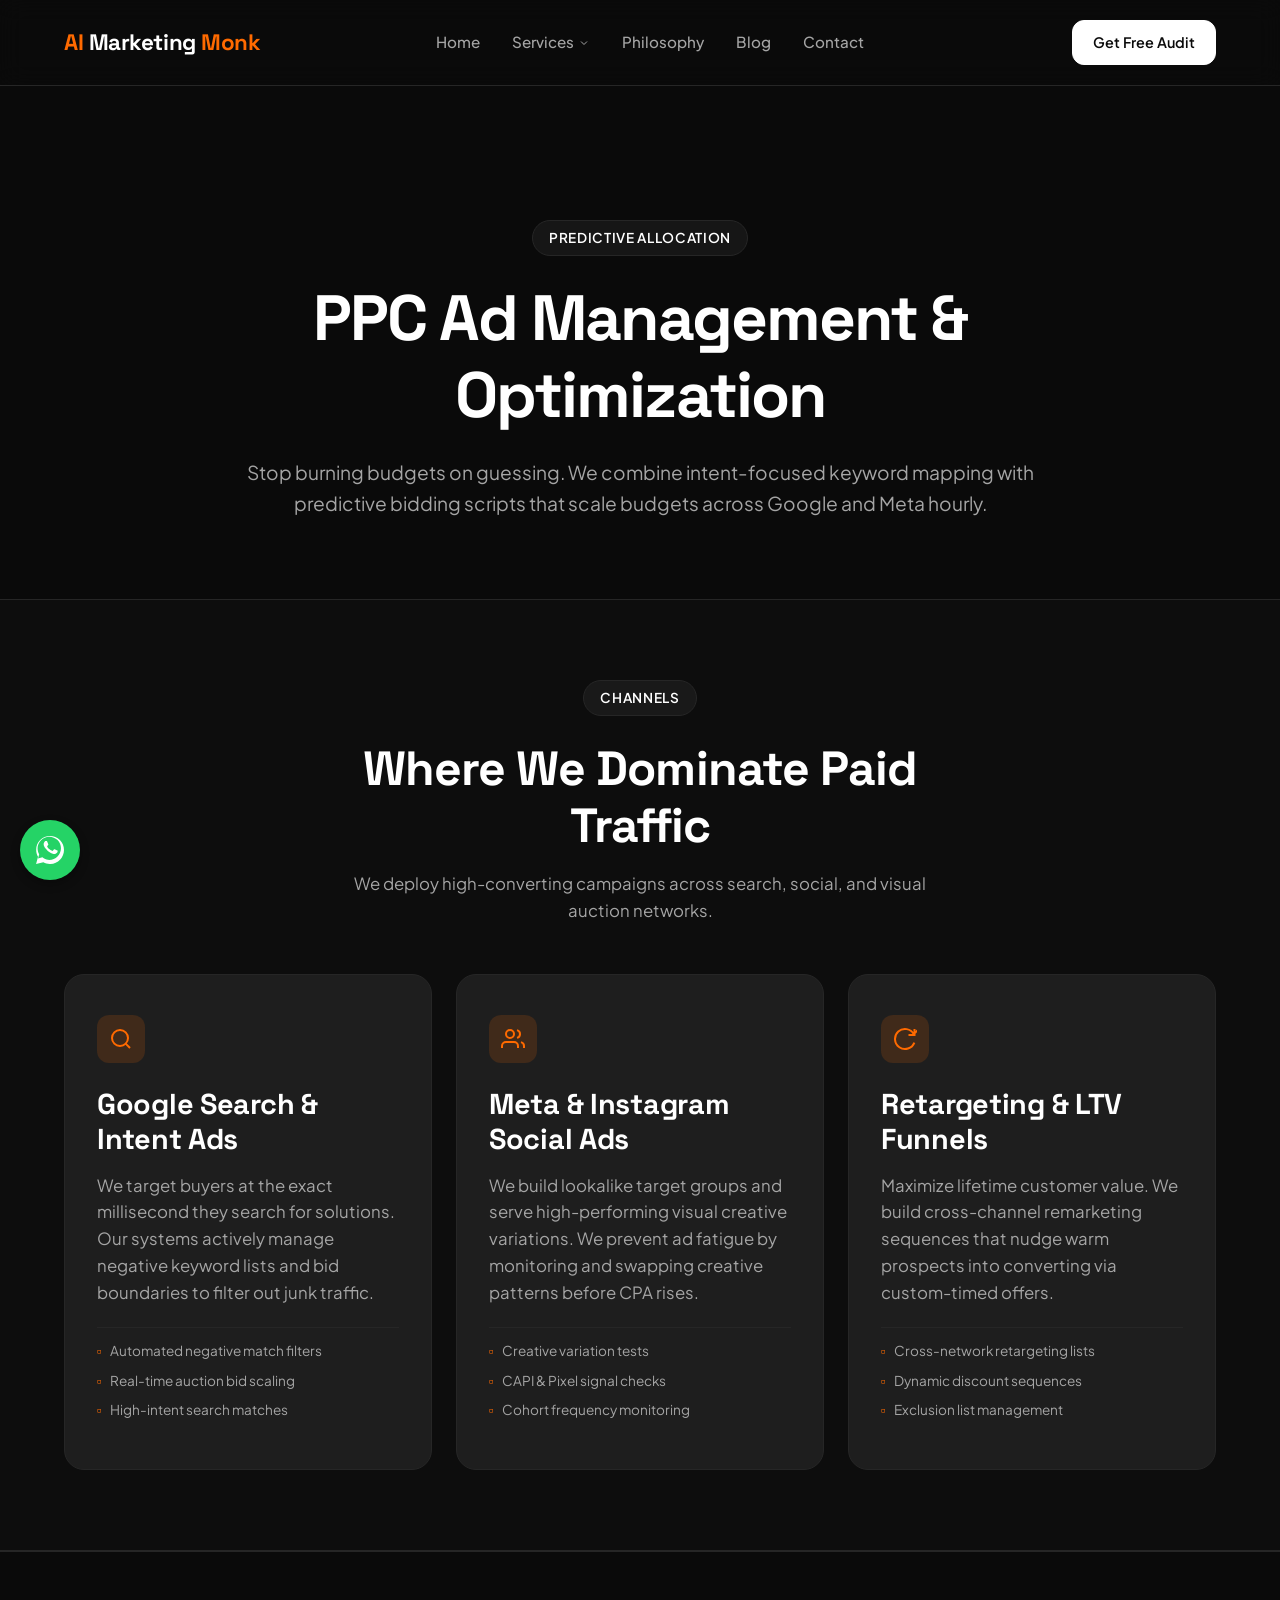
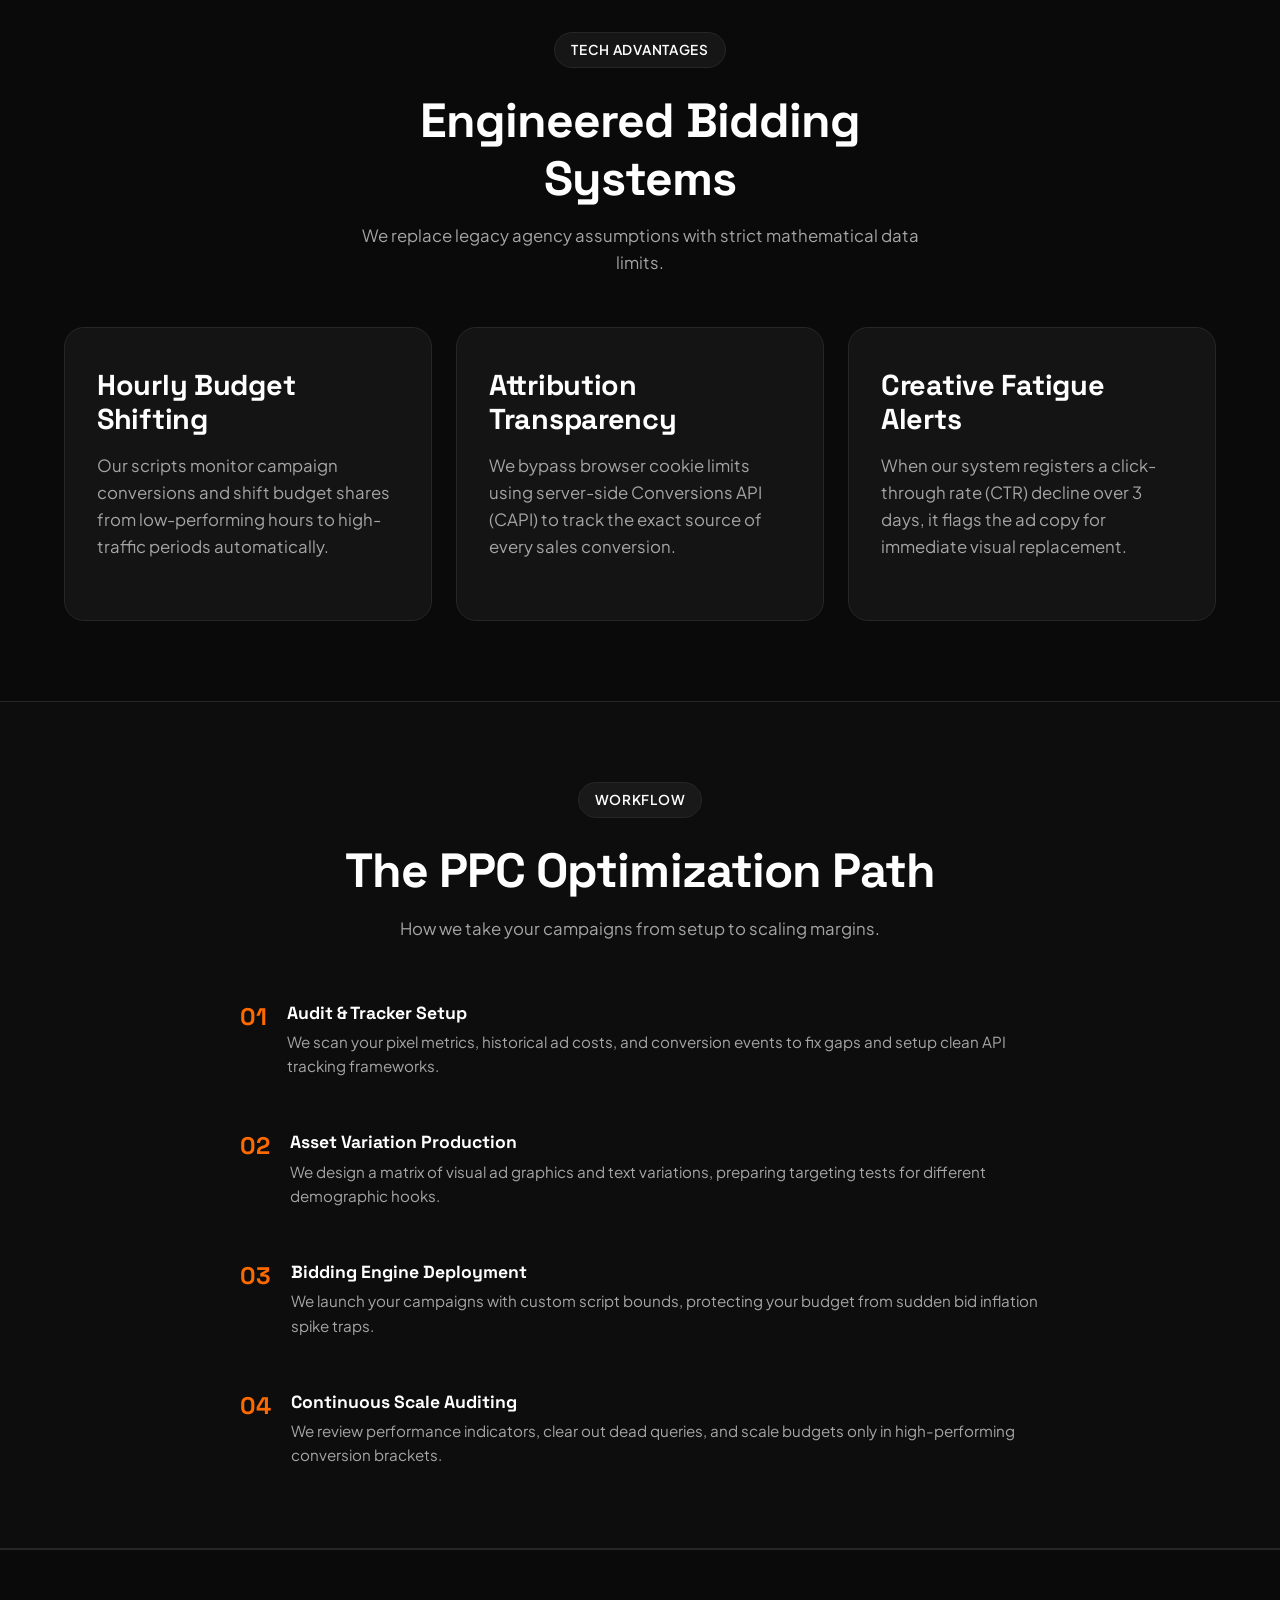
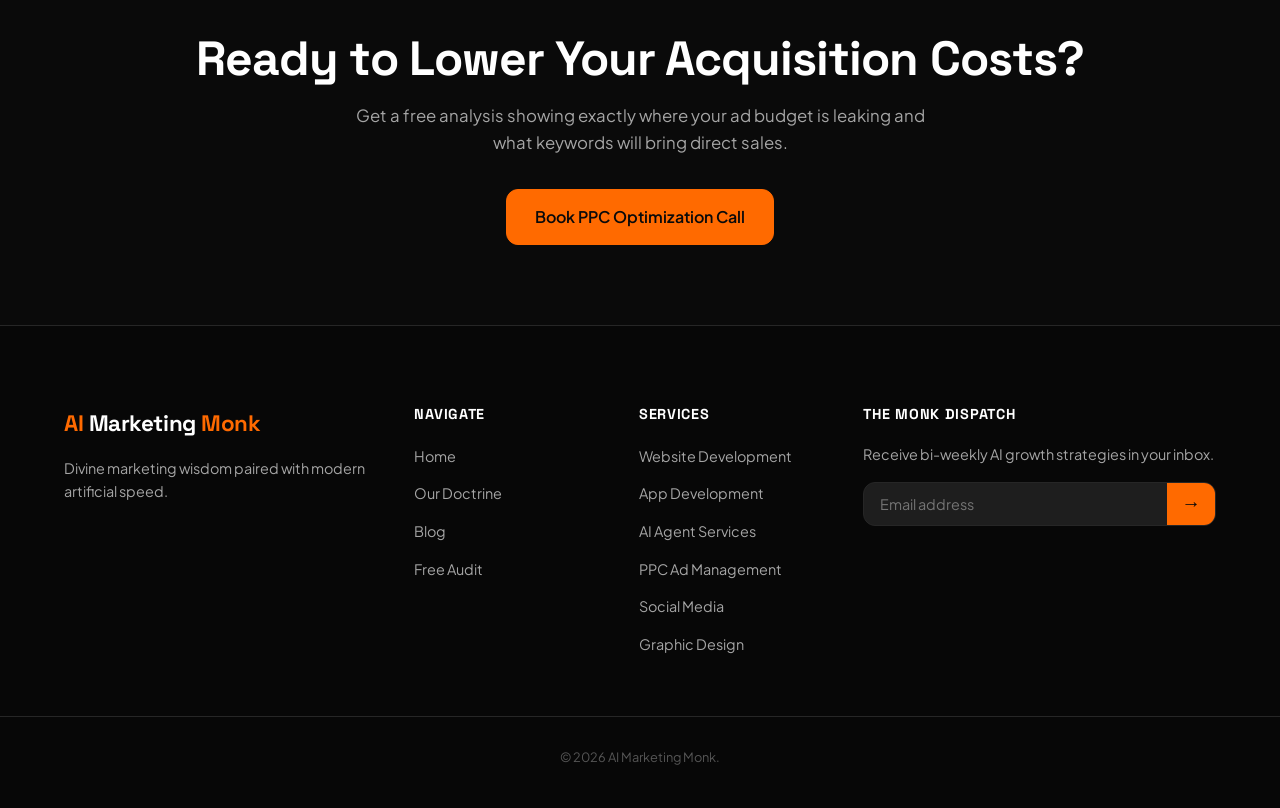
<file: ppc.html>
<!DOCTYPE html>
<html lang="en">
<head>
    <meta charset="UTF-8">
    <meta name="viewport" content="width=device-width, initial-scale=1.0">
    <title>PPC Ad Management Services | AI Marketing Monk</title>
    <meta name="description" content="Explore custom Pay-Per-Click ad management by AI Marketing Monk. We optimize Google Search, Meta Social Ads, and retargeting funnels with predictive algorithms.">
    <link rel="stylesheet" href="style.css">
    <!-- Google Fonts for premium typography -->
    <link rel="preconnect" href="https://fonts.googleapis.com">
    <link rel="preconnect" href="https://fonts.gstatic.com" crossorigin>
    <link href="https://fonts.googleapis.com/css2?family=Plus+Jakarta+Sans:wght@300;400;500;600;700;800&family=Space+Grotesk:wght@400;500;700&display=swap" rel="stylesheet">
    <!-- Google tag (gtag.js) -->
    <script async src="https://www.googletagmanager.com/gtag/js?id=G-MKL8KQ5FQW"></script>
    <script>
      window.dataLayer = window.dataLayer || [];
      function gtag(){dataLayer.push(arguments);}
      gtag('js', new Date());

      gtag('config', 'G-MKL8KQ5FQW');
    </script>
    <link rel="icon" type="image/jpg" href="images/favicon.jpg">
</head>
<body>

    <!-- Header Navigation -->
    <header class="main-header" id="header">
        <div class="header-container">
            <a href="index.html" class="logo">
                <span class="logo-accent">AI</span> Marketing <span class="logo-accent">Monk</span>
            </a>
            
            <nav class="nav-menu" id="nav-menu">
                <ul>
                    <li><a href="index.html" class="nav-link">Home</a></li>
                    <li class="dropdown">
                        <a href="#" class="nav-link">Services <svg viewBox="0 0 24 24" width="12" height="12" stroke="currentColor" stroke-width="2" fill="none"><polyline points="6 9 12 15 18 9"></polyline></svg></a>
                        <ul class="dropdown-menu">
                            <li><a href="web-development.html" class="dropdown-item">Website Development</a></li>
                            <li><a href="app-development.html" class="dropdown-item">App Development</a></li>
                            <li><a href="ai-agents.html" class="dropdown-item">AI Agent Services</a></li>
                            <li><a href="ppc.html" class="dropdown-item">PPC Ad Management</a></li>
                            <li><a href="social-media.html" class="dropdown-item">Social Media Management</a></li>
                            <li><a href="graphic-design.html" class="dropdown-item">Graphic Design</a></li>
                        </ul>
                    </li>
                    <li><a href="about.html" class="nav-link">Philosophy</a></li>
                    <li><a href="blog.html" class="nav-link">Blog</a></li>
                    <li><a href="contact.html" class="nav-link">Contact</a></li>
                    <li><a href="contact.html" class="nav-cta-mobile">Get Free Audit</a></li>
                </ul>
            </nav>

            <div class="header-actions">
                <a href="contact.html" class="nav-cta">Get Free Audit</a>
                <button class="mobile-toggle" id="mobile-toggle" aria-label="Toggle Navigation Menu">
                    <span class="bar"></span>
                    <span class="bar"></span>
                    <span class="bar"></span>
                </button>
            </div>
        </div>
    </header>

    <main style="padding-top: 120px;">
        <!-- Hero Section -->
        <section class="services-section" style="border: none; padding-bottom: 60px;">
            <div class="container">
                <div class="section-header text-center" style="max-width: 800px; margin-bottom: 0;">
                    <div class="badge">Predictive Allocation</div>
                    <h1>PPC Ad Management & Optimization</h1>
                    <p class="section-desc" style="font-size: 1.2rem;">Stop burning budgets on guessing. We combine intent-focused keyword mapping with predictive bidding scripts that scale budgets across Google and Meta hourly.</p>
                </div>
            </div>
        </section>

        <!-- Sub-Services Section -->
        <section class="services-section" style="background-color: #0d0d0d; border-top: 1px solid var(--color-border); border-bottom: 1px solid var(--color-border); padding: 80px 0;">
            <div class="container">
                <div class="section-header text-center" style="max-width: 600px; margin-bottom: 50px;">
                    <div class="badge">Channels</div>
                    <h2>Where We Dominate Paid Traffic</h2>
                    <p>We deploy high-converting campaigns across search, social, and visual auction networks.</p>
                </div>
                
                <div class="services-grid" style="grid-template-columns: repeat(auto-fit, minmax(280px, 1fr));">
                    <div class="service-card" style="background-color: var(--bg-surface-elevated);">
                        <div class="service-icon">
                            <svg viewBox="0 0 24 24" width="24" height="24" stroke="currentColor" stroke-width="2" fill="none"><circle cx="11" cy="11" r="8"></circle><line x1="21" y1="21" x2="16.65" y2="16.65"></line></svg>
                        </div>
                        <h3>Google Search & Intent Ads</h3>
                        <p>We target buyers at the exact millisecond they search for solutions. Our systems actively manage negative keyword lists and bid boundaries to filter out junk traffic.</p>
                        <ul class="service-features" style="margin-top: 16px; padding-top: 12px;">
                            <li>Automated negative match filters</li>
                            <li>Real-time auction bid scaling</li>
                            <li>High-intent search matches</li>
                        </ul>
                    </div>

                    <div class="service-card" style="background-color: var(--bg-surface-elevated);">
                        <div class="service-icon">
                            <svg viewBox="0 0 24 24" width="24" height="24" stroke="currentColor" stroke-width="2" fill="none"><path d="M17 21v-2a4 4 0 0 0-4-4H5a4 4 0 0 0-4 4v2"></path><circle cx="9" cy="7" r="4"></circle><path d="M23 21v-2a4 4 0 0 0-3-3.87"></path><path d="M16 3.13a4 4 0 0 1 0 7.75"></path></svg>
                        </div>
                        <h3>Meta & Instagram Social Ads</h3>
                        <p>We build lookalike target groups and serve high-performing visual creative variations. We prevent ad fatigue by monitoring and swapping creative patterns before CPA rises.</p>
                        <ul class="service-features" style="margin-top: 16px; padding-top: 12px;">
                            <li>Creative variation tests</li>
                            <li>CAPI & Pixel signal checks</li>
                            <li>Cohort frequency monitoring</li>
                        </ul>
                    </div>

                    <div class="service-card" style="background-color: var(--bg-surface-elevated);">
                        <div class="service-icon">
                            <svg viewBox="0 0 24 24" width="24" height="24" stroke="currentColor" stroke-width="2" fill="none"><path d="M21.5 2v6h-6M21.34 15.57a10 10 0 1 1-.57-8.38l5.67-5.67"></path></svg>
                        </div>
                        <h3>Retargeting & LTV Funnels</h3>
                        <p>Maximize lifetime customer value. We build cross-channel remarketing sequences that nudge warm prospects into converting via custom-timed offers.</p>
                        <ul class="service-features" style="margin-top: 16px; padding-top: 12px;">
                            <li>Cross-network retargeting lists</li>
                            <li>Dynamic discount sequences</li>
                            <li>Exclusion list management</li>
                        </ul>
                    </div>
                </div>
            </div>
        </section>

        <!-- Technical Bidding Advantages -->
        <section class="services-section" style="background-color: var(--bg-main); padding: 80px 0;">
            <div class="container">
                <div class="section-header text-center" style="max-width: 600px; margin-bottom: 50px;">
                    <div class="badge">Tech Advantages</div>
                    <h2>Engineered Bidding Systems</h2>
                    <p>We replace legacy agency assumptions with strict mathematical data limits.</p>
                </div>
                
                <div class="services-grid" style="grid-template-columns: repeat(auto-fit, minmax(300px, 1fr));">
                    <div class="service-card">
                        <h3>Hourly Budget Shifting</h3>
                        <p>Our scripts monitor campaign conversions and shift budget shares from low-performing hours to high-traffic periods automatically.</p>
                    </div>
                    <div class="service-card">
                        <h3>Attribution Transparency</h3>
                        <p>We bypass browser cookie limits using server-side Conversions API (CAPI) to track the exact source of every sales conversion.</p>
                    </div>
                    <div class="service-card">
                        <h3>Creative Fatigue Alerts</h3>
                        <p>When our system registers a click-through rate (CTR) decline over 3 days, it flags the ad copy for immediate visual replacement.</p>
                    </div>
                </div>
            </div>
        </section>

        <!-- Bidding Workflow -->
        <section class="services-section" style="background-color: #0d0d0d; border-top: 1px solid var(--color-border); border-bottom: 1px solid var(--color-border); padding: 80px 0;">
            <div class="container">
                <div class="section-header text-center" style="max-width: 600px; margin-bottom: 60px;">
                    <div class="badge">Workflow</div>
                    <h2>The PPC Optimization Path</h2>
                    <p>How we take your campaigns from setup to scaling margins.</p>
                </div>
                
                <div class="pillars" style="max-width: 800px; margin: 0 auto;">
                    <div class="pillar-item" style="margin-bottom: 30px;">
                        <span class="pillar-num">01</span>
                        <div>
                            <h4>Audit & Tracker Setup</h4>
                            <p>We scan your pixel metrics, historical ad costs, and conversion events to fix gaps and setup clean API tracking frameworks.</p>
                        </div>
                    </div>
                    
                    <div class="pillar-item" style="margin-bottom: 30px;">
                        <span class="pillar-num">02</span>
                        <div>
                            <h4>Asset Variation Production</h4>
                            <p>We design a matrix of visual ad graphics and text variations, preparing targeting tests for different demographic hooks.</p>
                        </div>
                    </div>

                    <div class="pillar-item" style="margin-bottom: 30px;">
                        <span class="pillar-num">03</span>
                        <div>
                            <h4>Bidding Engine Deployment</h4>
                            <p>We launch your campaigns with custom script bounds, protecting your budget from sudden bid inflation spike traps.</p>
                        </div>
                    </div>

                    <div class="pillar-item">
                        <span class="pillar-num">04</span>
                        <div>
                            <h4>Continuous Scale Auditing</h4>
                            <p>We review performance indicators, clear out dead queries, and scale budgets only in high-performing conversion brackets.</p>
                        </div>
                    </div>
                </div>
            </div>
        </section>

        <!-- CTA Section -->
        <section class="services-section" style="background-color: var(--bg-main); padding: 80px 0;">
            <div class="container text-center">
                <h2>Ready to Lower Your Acquisition Costs?</h2>
                <p style="max-width: 600px; margin: 16px auto 32px auto;">Get a free analysis showing exactly where your ad budget is leaking and what keywords will bring direct sales.</p>
                <a href="contact.html" class="btn btn-primary">Book PPC Optimization Call</a>
            </div>
        </section>
    </main>

    <!-- Footer -->
    <footer class="footer">
        <div class="container footer-grid">
            <div class="footer-brand">
                <a href="index.html" class="logo">
                    <span class="logo-accent">AI</span> Marketing <span class="logo-accent">Monk</span>
                </a>
                <p>Divine marketing wisdom paired with modern artificial speed.</p>
            </div>
            <div class="footer-links">
                <h5>Navigate</h5>
                <ul>
                    <li><a href="index.html">Home</a></li>
                    <li><a href="about.html">Our Doctrine</a></li>
                    <li><a href="blog.html">Blog</a></li>
                    <li><a href="contact.html">Free Audit</a></li>
                </ul>
            </div>
            <div class="footer-links">
                <h5>Services</h5>
                <ul>
                    <li><a href="web-development.html">Website Development</a></li>
                    <li><a href="app-development.html">App Development</a></li>
                    <li><a href="ai-agents.html">AI Agent Services</a></li>
                    <li><a href="ppc.html">PPC Ad Management</a></li>
                    <li><a href="social-media.html">Social Media</a></li>
                    <li><a href="graphic-design.html">Graphic Design</a></li>
                </ul>
            </div>
            <div class="footer-subscribe">
                <h5>The Monk Dispatch</h5>
                <p>Receive bi-weekly AI growth strategies in your inbox.</p>
                <form class="subscribe-form" id="newsletter-form" action="#" method="POST">
                    <input type="email" placeholder="Email address" required>
                    <button type="submit" aria-label="Subscribe">→</button>
                </form>
                <div id="subscribe-success" class="subscribe-success hidden">Subscribed!</div>
            </div>
        </div>
        <div class="footer-bottom text-center">
            <p>&copy; 2026 AI Marketing Monk. </p>
        </div>
    </footer>

    <script src="app.js"></script>
    <!-- Exit Intent Popup Modal Overlay -->
    <div id="exit-intent-modal" class="modal-overlay">
        <div class="modal-content">
            <button class="close-modal-btn" id="close-exit-modal" aria-label="Close Modal">&times;</button>
            <div class="badge" style="margin-bottom: 12px; display: inline-block;">Special Offer</div>
            <h3>Wait! Get a Free Audit</h3>
            <p style="margin-bottom: 20px; font-size: 0.9rem; color: var(--color-muted);">Before you leave, let our digital monks compile a detailed conversion optimization report for your website in under 4 hours.</p>
            
            <form id="exit-audit-form" class="contact-form">
                <div class="form-group">
                    <label for="exit-name">Name</label>
                    <input type="text" id="exit-name" name="name" required placeholder="John Doe">
                </div>
                <div class="form-row">
                    <div class="form-group">
                        <label for="exit-email">Business Email</label>
                        <input type="email" id="exit-email" name="email" required placeholder="john@company.com">
                    </div>
                    <div class="form-group">
                        <label for="exit-phone">Contact Number</label>
                        <input type="tel" id="exit-phone" name="phone" placeholder="+91 XXXXX XXXXX">
                    </div>
                </div>
                <div class="form-group">
                    <label for="exit-website">Website URL</label>
                    <input type="url" id="exit-website" name="website" placeholder="https://yourcompany.com">
                </div>
                <button type="submit" class="btn btn-primary" style="width: 100%; margin-top: 10px;">Claim My Free Audit</button>
            </form>
            <div id="exit-success" class="subscribe-success hidden" style="margin-top: 15px; text-align: center;">
                <strong>Audit Request Received!</strong> Check your inbox for confirmation.
            </div>
        </div>
    </div>
    <!-- WhatsApp Floating Button -->
    <a href="https://wa.me/917678466992" class="whatsapp-float" target="_blank" rel="noopener noreferrer" aria-label="Chat on WhatsApp">
        <svg viewBox="0 0 24 24" width="28" height="28" fill="currentColor">
            <path d="M.057 24l1.687-6.163c-1.041-1.804-1.588-3.849-1.587-5.946C.06 5.348 5.397.01 12.008.01c3.202.001 6.212 1.246 8.477 3.514 2.266 2.268 3.507 5.28 3.505 8.484-.004 6.657-5.34 11.997-11.953 11.997-2.005-.001-3.973-.502-5.724-1.455L0 24zm6.59-4.846c1.6.95 3.188 1.449 4.725 1.45 5.515 0 10.002-4.49 10.005-10.007.001-2.673-1.037-5.186-2.922-7.073-1.886-1.886-4.397-2.924-7.07-2.924-5.522 0-10.01 4.49-10.015 10.007-.002 1.776.471 3.5 1.37 5.018l-.997 3.642 3.731-.979zm11.396-6.84c-.302-.151-1.787-.882-2.057-.981-.27-.099-.467-.149-.663.151-.196.3-.758.981-.929 1.18-.172.199-.344.225-.646.075-.302-.15-1.274-.469-2.427-1.496-.897-.801-1.503-1.791-1.68-2.091-.177-.3-.019-.462.132-.612.135-.135.302-.35.453-.526.151-.176.202-.3.302-.5.101-.2.051-.375-.025-.526-.076-.151-.663-1.597-.91-2.194-.24-.577-.48-.5-.663-.51-.171-.007-.367-.008-.564-.008-.196 0-.516.075-.786.375-.27.3-1.03 1.006-1.03 2.454 0 1.449 1.053 2.848 1.2 3.049.148.199 2.072 3.164 5.018 4.44.7.304 1.248.485 1.674.62.703.224 1.344.193 1.85.117.564-.085 1.787-.73 2.04-1.434.253-.703.253-1.306.177-1.434-.075-.127-.27-.202-.572-.353z"/>
        </svg>
    </a>
</body>
</html>
</file>
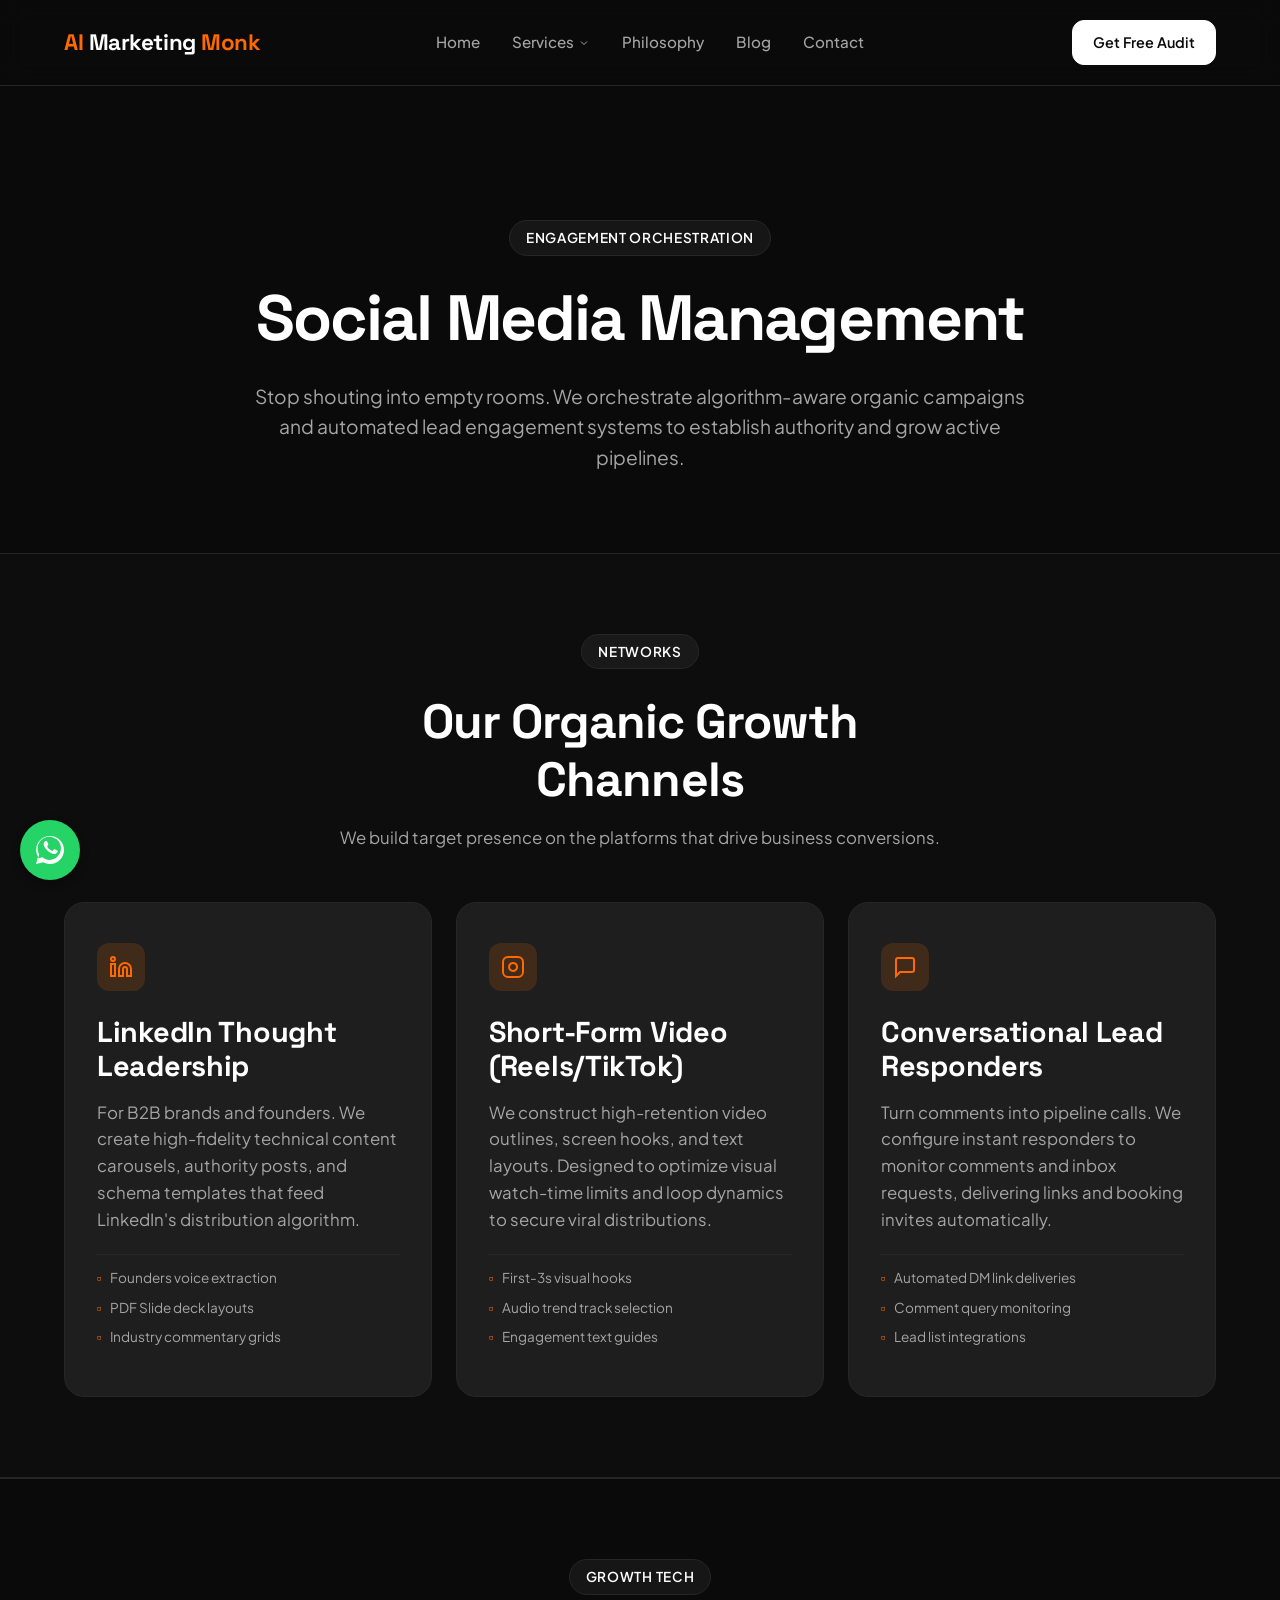
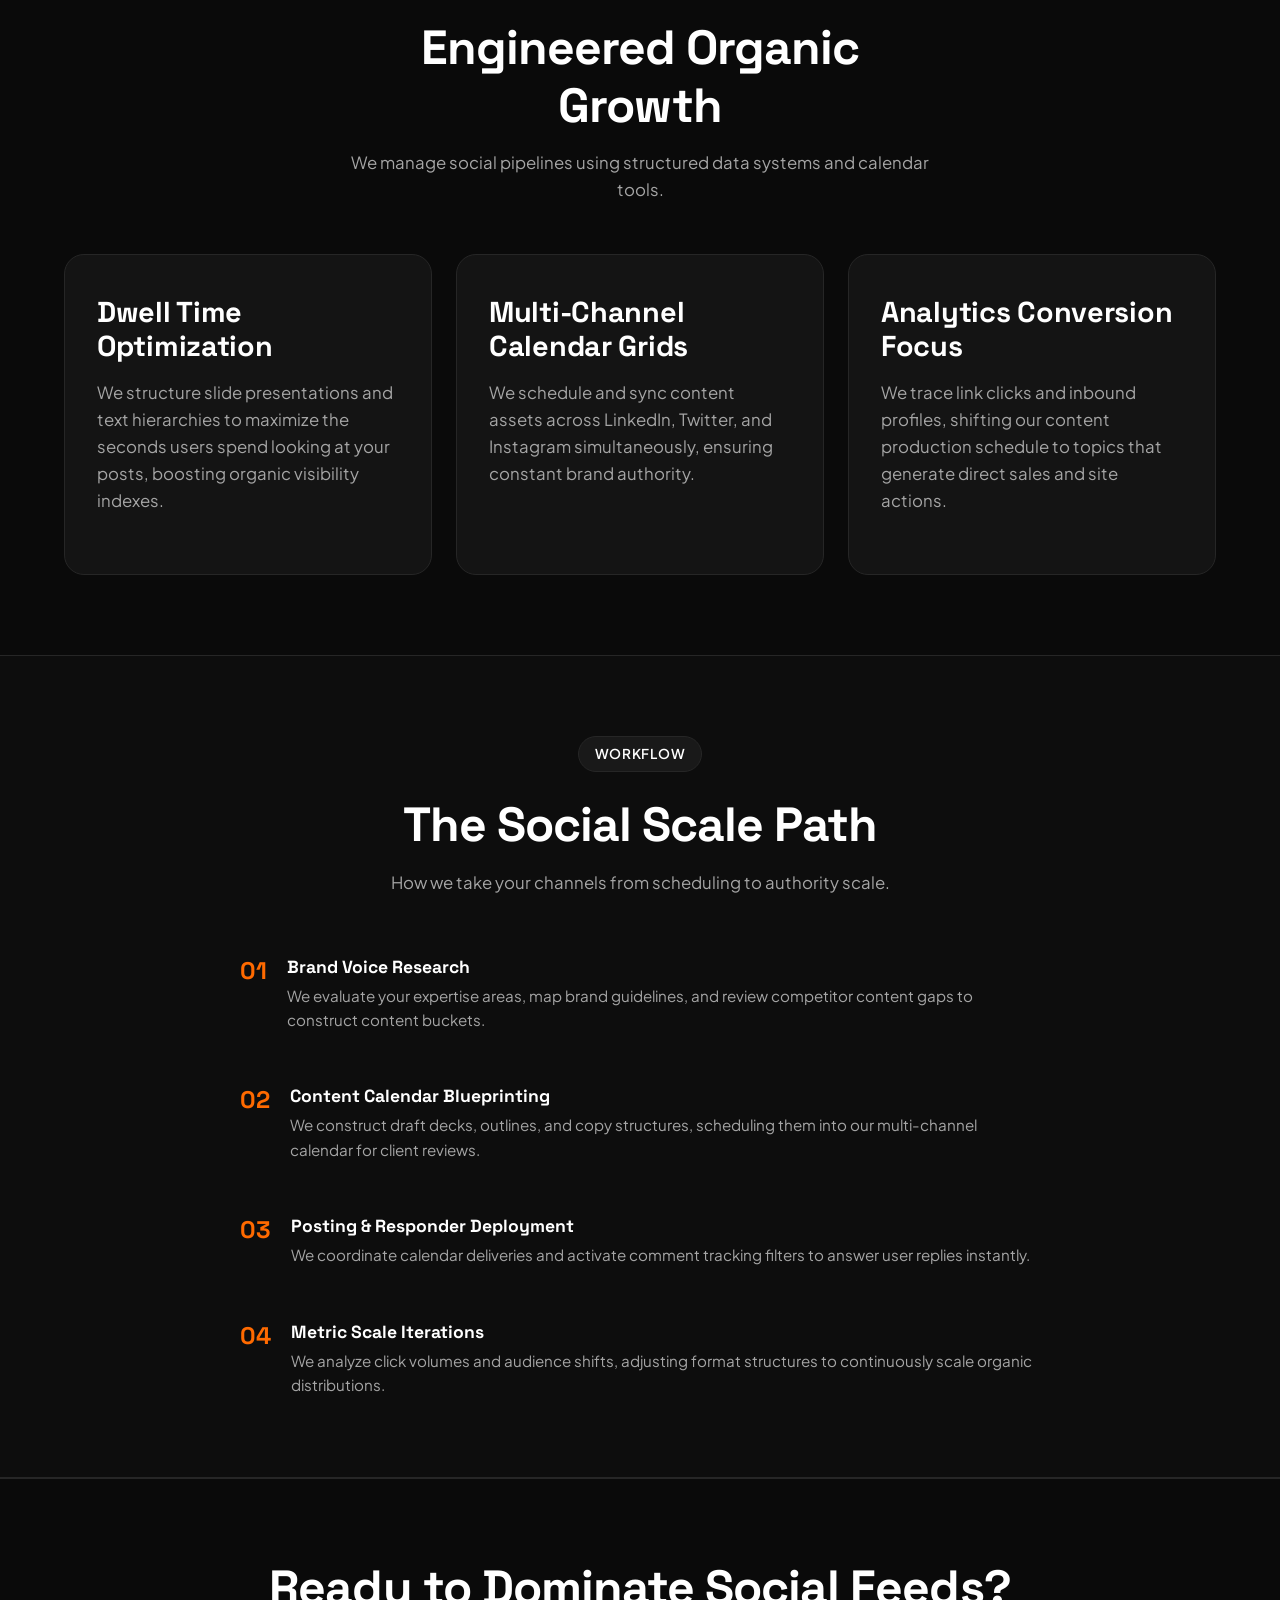
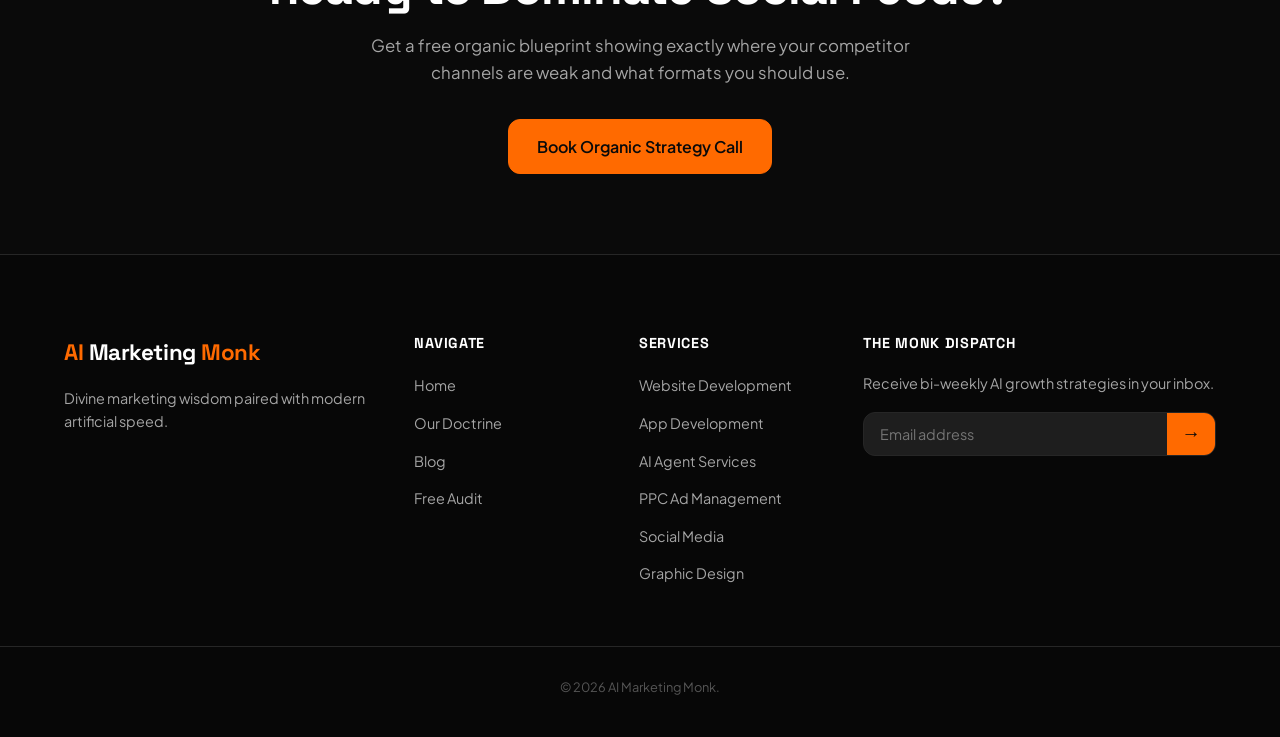
<file: social-media.html>
<!DOCTYPE html>
<html lang="en">
<head>
    <meta charset="UTF-8">
    <meta name="viewport" content="width=device-width, initial-scale=1.0">
    <title>Social Media Management Services | AI Marketing Monk</title>
    <meta name="description" content="Explore custom Social Media Management by AI Marketing Monk. We scale LinkedIn thought leadership, short-form video algorithms, and active engagement loops.">
    <link rel="stylesheet" href="style.css">
    <!-- Google Fonts for premium typography -->
    <link rel="preconnect" href="https://fonts.googleapis.com">
    <link rel="preconnect" href="https://fonts.gstatic.com" crossorigin>
    <link href="https://fonts.googleapis.com/css2?family=Plus+Jakarta+Sans:wght@300;400;500;600;700;800&family=Space+Grotesk:wght@400;500;700&display=swap" rel="stylesheet">
    <!-- Google tag (gtag.js) -->
    <script async src="https://www.googletagmanager.com/gtag/js?id=G-MKL8KQ5FQW"></script>
    <script>
      window.dataLayer = window.dataLayer || [];
      function gtag(){dataLayer.push(arguments);}
      gtag('js', new Date());

      gtag('config', 'G-MKL8KQ5FQW');
    </script>
    <link rel="icon" type="image/jpg" href="images/favicon.jpg">
</head>
<body>

    <!-- Header Navigation -->
    <header class="main-header" id="header">
        <div class="header-container">
            <a href="index.html" class="logo">
                <span class="logo-accent">AI</span> Marketing <span class="logo-accent">Monk</span>
            </a>
            
            <nav class="nav-menu" id="nav-menu">
                <ul>
                    <li><a href="index.html" class="nav-link">Home</a></li>
                    <li class="dropdown">
                        <a href="#" class="nav-link">Services <svg viewBox="0 0 24 24" width="12" height="12" stroke="currentColor" stroke-width="2" fill="none"><polyline points="6 9 12 15 18 9"></polyline></svg></a>
                        <ul class="dropdown-menu">
                            <li><a href="web-development.html" class="dropdown-item">Website Development</a></li>
                            <li><a href="app-development.html" class="dropdown-item">App Development</a></li>
                            <li><a href="ai-agents.html" class="dropdown-item">AI Agent Services</a></li>
                            <li><a href="ppc.html" class="dropdown-item">PPC Ad Management</a></li>
                            <li><a href="social-media.html" class="dropdown-item">Social Media Management</a></li>
                            <li><a href="graphic-design.html" class="dropdown-item">Graphic Design</a></li>
                        </ul>
                    </li>
                    <li><a href="about.html" class="nav-link">Philosophy</a></li>
                    <li><a href="blog.html" class="nav-link">Blog</a></li>
                    <li><a href="contact.html" class="nav-link">Contact</a></li>
                    <li><a href="contact.html" class="nav-cta-mobile">Get Free Audit</a></li>
                </ul>
            </nav>

            <div class="header-actions">
                <a href="contact.html" class="nav-cta">Get Free Audit</a>
                <button class="mobile-toggle" id="mobile-toggle" aria-label="Toggle Navigation Menu">
                    <span class="bar"></span>
                    <span class="bar"></span>
                    <span class="bar"></span>
                </button>
            </div>
        </div>
    </header>

    <main style="padding-top: 120px;">
        <!-- Hero Section -->
        <section class="services-section" style="border: none; padding-bottom: 60px;">
            <div class="container">
                <div class="section-header text-center" style="max-width: 800px; margin-bottom: 0;">
                    <div class="badge">Engagement Orchestration</div>
                    <h1>Social Media Management</h1>
                    <p class="section-desc" style="font-size: 1.2rem;">Stop shouting into empty rooms. We orchestrate algorithm-aware organic campaigns and automated lead engagement systems to establish authority and grow active pipelines.</p>
                </div>
            </div>
        </section>

        <!-- Sub-Services Section -->
        <section class="services-section" style="background-color: #0d0d0d; border-top: 1px solid var(--color-border); border-bottom: 1px solid var(--color-border); padding: 80px 0;">
            <div class="container">
                <div class="section-header text-center" style="max-width: 600px; margin-bottom: 50px;">
                    <div class="badge">Networks</div>
                    <h2>Our Organic Growth Channels</h2>
                    <p>We build target presence on the platforms that drive business conversions.</p>
                </div>
                
                <div class="services-grid" style="grid-template-columns: repeat(auto-fit, minmax(280px, 1fr));">
                    <div class="service-card" style="background-color: var(--bg-surface-elevated);">
                        <div class="service-icon">
                            <svg viewBox="0 0 24 24" width="24" height="24" stroke="currentColor" stroke-width="2" fill="none"><path d="M16 8a6 6 0 0 1 6 6v7h-4v-7a2 2 0 0 0-2-2 2 2 0 0 0-2 2v7h-4v-7a6 6 0 0 1 6-6z"></path><rect x="2" y="9" width="4" height="12"></rect><circle cx="4" cy="4" r="2"></circle></svg>
                        </div>
                        <h3>LinkedIn Thought Leadership</h3>
                        <p>For B2B brands and founders. We create high-fidelity technical content carousels, authority posts, and schema templates that feed LinkedIn's distribution algorithm.</p>
                        <ul class="service-features" style="margin-top: 16px; padding-top: 12px;">
                            <li>Founders voice extraction</li>
                            <li>PDF Slide deck layouts</li>
                            <li>Industry commentary grids</li>
                        </ul>
                    </div>

                    <div class="service-card" style="background-color: var(--bg-surface-elevated);">
                        <div class="service-icon">
                            <svg viewBox="0 0 24 24" width="24" height="24" stroke="currentColor" stroke-width="2" fill="none"><rect x="2" y="2" width="20" height="20" rx="5" ry="5"></rect><path d="M16 11.37A4 4 0 1 1 12.63 8 4 4 0 0 1 16 11.37z"></path><line x1="17.5" y1="6.5" x2="17.51" y2="6.5"></line></svg>
                        </div>
                        <h3>Short-Form Video (Reels/TikTok)</h3>
                        <p>We construct high-retention video outlines, screen hooks, and text layouts. Designed to optimize visual watch-time limits and loop dynamics to secure viral distributions.</p>
                        <ul class="service-features" style="margin-top: 16px; padding-top: 12px;">
                            <li>First-3s visual hooks</li>
                            <li>Audio trend track selection</li>
                            <li>Engagement text guides</li>
                        </ul>
                    </div>

                    <div class="service-card" style="background-color: var(--bg-surface-elevated);">
                        <div class="service-icon">
                            <svg viewBox="0 0 24 24" width="24" height="24" stroke="currentColor" stroke-width="2" fill="none"><path d="M21 15a2 2 0 0 1-2 2H7l-4 4V5a2 2 0 0 1 2-2h14a2 2 0 0 1 2 2z"></path></svg>
                        </div>
                        <h3>Conversational Lead Responders</h3>
                        <p>Turn comments into pipeline calls. We configure instant responders to monitor comments and inbox requests, delivering links and booking invites automatically.</p>
                        <ul class="service-features" style="margin-top: 16px; padding-top: 12px;">
                            <li>Automated DM link deliveries</li>
                            <li>Comment query monitoring</li>
                            <li>Lead list integrations</li>
                        </ul>
                    </div>
                </div>
            </div>
        </section>

        <!-- Our Organic Growth Advantages -->
        <section class="services-section" style="background-color: var(--bg-main); padding: 80px 0;">
            <div class="container">
                <div class="section-header text-center" style="max-width: 600px; margin-bottom: 50px;">
                    <div class="badge">Growth Tech</div>
                    <h2>Engineered Organic Growth</h2>
                    <p>We manage social pipelines using structured data systems and calendar tools.</p>
                </div>
                
                <div class="services-grid" style="grid-template-columns: repeat(auto-fit, minmax(300px, 1fr));">
                    <div class="service-card">
                        <h3>Dwell Time Optimization</h3>
                        <p>We structure slide presentations and text hierarchies to maximize the seconds users spend looking at your posts, boosting organic visibility indexes.</p>
                    </div>
                    <div class="service-card">
                        <h3>Multi-Channel Calendar Grids</h3>
                        <p>We schedule and sync content assets across LinkedIn, Twitter, and Instagram simultaneously, ensuring constant brand authority.</p>
                    </div>
                    <div class="service-card">
                        <h3>Analytics Conversion Focus</h3>
                        <p>We trace link clicks and inbound profiles, shifting our content production schedule to topics that generate direct sales and site actions.</p>
                    </div>
                </div>
            </div>
        </section>

        <!-- Workflow Path -->
        <section class="services-section" style="background-color: #0d0d0d; border-top: 1px solid var(--color-border); border-bottom: 1px solid var(--color-border); padding: 80px 0;">
            <div class="container">
                <div class="section-header text-center" style="max-width: 600px; margin-bottom: 60px;">
                    <div class="badge">Workflow</div>
                    <h2>The Social Scale Path</h2>
                    <p>How we take your channels from scheduling to authority scale.</p>
                </div>
                
                <div class="pillars" style="max-width: 800px; margin: 0 auto;">
                    <div class="pillar-item" style="margin-bottom: 30px;">
                        <span class="pillar-num">01</span>
                        <div>
                            <h4>Brand Voice Research</h4>
                            <p>We evaluate your expertise areas, map brand guidelines, and review competitor content gaps to construct content buckets.</p>
                        </div>
                    </div>
                    
                    <div class="pillar-item" style="margin-bottom: 30px;">
                        <span class="pillar-num">02</span>
                        <div>
                            <h4>Content Calendar Blueprinting</h4>
                            <p>We construct draft decks, outlines, and copy structures, scheduling them into our multi-channel calendar for client reviews.</p>
                        </div>
                    </div>

                    <div class="pillar-item" style="margin-bottom: 30px;">
                        <span class="pillar-num">03</span>
                        <div>
                            <h4>Posting & Responder Deployment</h4>
                            <p>We coordinate calendar deliveries and activate comment tracking filters to answer user replies instantly.</p>
                        </div>
                    </div>

                    <div class="pillar-item">
                        <span class="pillar-num">04</span>
                        <div>
                            <h4>Metric Scale Iterations</h4>
                            <p>We analyze click volumes and audience shifts, adjusting format structures to continuously scale organic distributions.</p>
                        </div>
                    </div>
                </div>
            </div>
        </section>

        <!-- CTA Section -->
        <section class="services-section" style="background-color: var(--bg-main); padding: 80px 0;">
            <div class="container text-center">
                <h2>Ready to Dominate Social Feeds?</h2>
                <p style="max-width: 600px; margin: 16px auto 32px auto;">Get a free organic blueprint showing exactly where your competitor channels are weak and what formats you should use.</p>
                <a href="contact.html" class="btn btn-primary">Book Organic Strategy Call</a>
            </div>
        </section>
    </main>

    <!-- Footer -->
    <footer class="footer">
        <div class="container footer-grid">
            <div class="footer-brand">
                <a href="index.html" class="logo">
                    <span class="logo-accent">AI</span> Marketing <span class="logo-accent">Monk</span>
                </a>
                <p>Divine marketing wisdom paired with modern artificial speed.</p>
            </div>
            <div class="footer-links">
                <h5>Navigate</h5>
                <ul>
                    <li><a href="index.html">Home</a></li>
                    <li><a href="about.html">Our Doctrine</a></li>
                    <li><a href="blog.html">Blog</a></li>
                    <li><a href="contact.html">Free Audit</a></li>
                </ul>
            </div>
            <div class="footer-links">
                <h5>Services</h5>
                <ul>
                    <li><a href="web-development.html">Website Development</a></li>
                    <li><a href="app-development.html">App Development</a></li>
                    <li><a href="ai-agents.html">AI Agent Services</a></li>
                    <li><a href="ppc.html">PPC Ad Management</a></li>
                    <li><a href="social-media.html">Social Media</a></li>
                    <li><a href="graphic-design.html">Graphic Design</a></li>
                </ul>
            </div>
            <div class="footer-subscribe">
                <h5>The Monk Dispatch</h5>
                <p>Receive bi-weekly AI growth strategies in your inbox.</p>
                <form class="subscribe-form" id="newsletter-form" action="#" method="POST">
                    <input type="email" placeholder="Email address" required>
                    <button type="submit" aria-label="Subscribe">→</button>
                </form>
                <div id="subscribe-success" class="subscribe-success hidden">Subscribed!</div>
            </div>
        </div>
        <div class="footer-bottom text-center">
            <p>&copy; 2026 AI Marketing Monk. </p>
        </div>
    </footer>

    <script src="app.js"></script>
    <!-- Exit Intent Popup Modal Overlay -->
    <div id="exit-intent-modal" class="modal-overlay">
        <div class="modal-content">
            <button class="close-modal-btn" id="close-exit-modal" aria-label="Close Modal">&times;</button>
            <div class="badge" style="margin-bottom: 12px; display: inline-block;">Special Offer</div>
            <h3>Wait! Get a Free Audit</h3>
            <p style="margin-bottom: 20px; font-size: 0.9rem; color: var(--color-muted);">Before you leave, let our digital monks compile a detailed conversion optimization report for your website in under 4 hours.</p>
            
            <form id="exit-audit-form" class="contact-form">
                <div class="form-group">
                    <label for="exit-name">Name</label>
                    <input type="text" id="exit-name" name="name" required placeholder="John Doe">
                </div>
                <div class="form-row">
                    <div class="form-group">
                        <label for="exit-email">Business Email</label>
                        <input type="email" id="exit-email" name="email" required placeholder="john@company.com">
                    </div>
                    <div class="form-group">
                        <label for="exit-phone">Contact Number</label>
                        <input type="tel" id="exit-phone" name="phone" placeholder="+91 XXXXX XXXXX">
                    </div>
                </div>
                <div class="form-group">
                    <label for="exit-website">Website URL</label>
                    <input type="url" id="exit-website" name="website" placeholder="https://yourcompany.com">
                </div>
                <button type="submit" class="btn btn-primary" style="width: 100%; margin-top: 10px;">Claim My Free Audit</button>
            </form>
            <div id="exit-success" class="subscribe-success hidden" style="margin-top: 15px; text-align: center;">
                <strong>Audit Request Received!</strong> Check your inbox for confirmation.
            </div>
        </div>
    </div>
    <!-- WhatsApp Floating Button -->
    <a href="https://wa.me/917678466992" class="whatsapp-float" target="_blank" rel="noopener noreferrer" aria-label="Chat on WhatsApp">
        <svg viewBox="0 0 24 24" width="28" height="28" fill="currentColor">
            <path d="M.057 24l1.687-6.163c-1.041-1.804-1.588-3.849-1.587-5.946C.06 5.348 5.397.01 12.008.01c3.202.001 6.212 1.246 8.477 3.514 2.266 2.268 3.507 5.28 3.505 8.484-.004 6.657-5.34 11.997-11.953 11.997-2.005-.001-3.973-.502-5.724-1.455L0 24zm6.59-4.846c1.6.95 3.188 1.449 4.725 1.45 5.515 0 10.002-4.49 10.005-10.007.001-2.673-1.037-5.186-2.922-7.073-1.886-1.886-4.397-2.924-7.07-2.924-5.522 0-10.01 4.49-10.015 10.007-.002 1.776.471 3.5 1.37 5.018l-.997 3.642 3.731-.979zm11.396-6.84c-.302-.151-1.787-.882-2.057-.981-.27-.099-.467-.149-.663.151-.196.3-.758.981-.929 1.18-.172.199-.344.225-.646.075-.302-.15-1.274-.469-2.427-1.496-.897-.801-1.503-1.791-1.68-2.091-.177-.3-.019-.462.132-.612.135-.135.302-.35.453-.526.151-.176.202-.3.302-.5.101-.2.051-.375-.025-.526-.076-.151-.663-1.597-.91-2.194-.24-.577-.48-.5-.663-.51-.171-.007-.367-.008-.564-.008-.196 0-.516.075-.786.375-.27.3-1.03 1.006-1.03 2.454 0 1.449 1.053 2.848 1.2 3.049.148.199 2.072 3.164 5.018 4.44.7.304 1.248.485 1.674.62.703.224 1.344.193 1.85.117.564-.085 1.787-.73 2.04-1.434.253-.703.253-1.306.177-1.434-.075-.127-.27-.202-.572-.353z"/>
        </svg>
    </a>
</body>
</html>
</file>
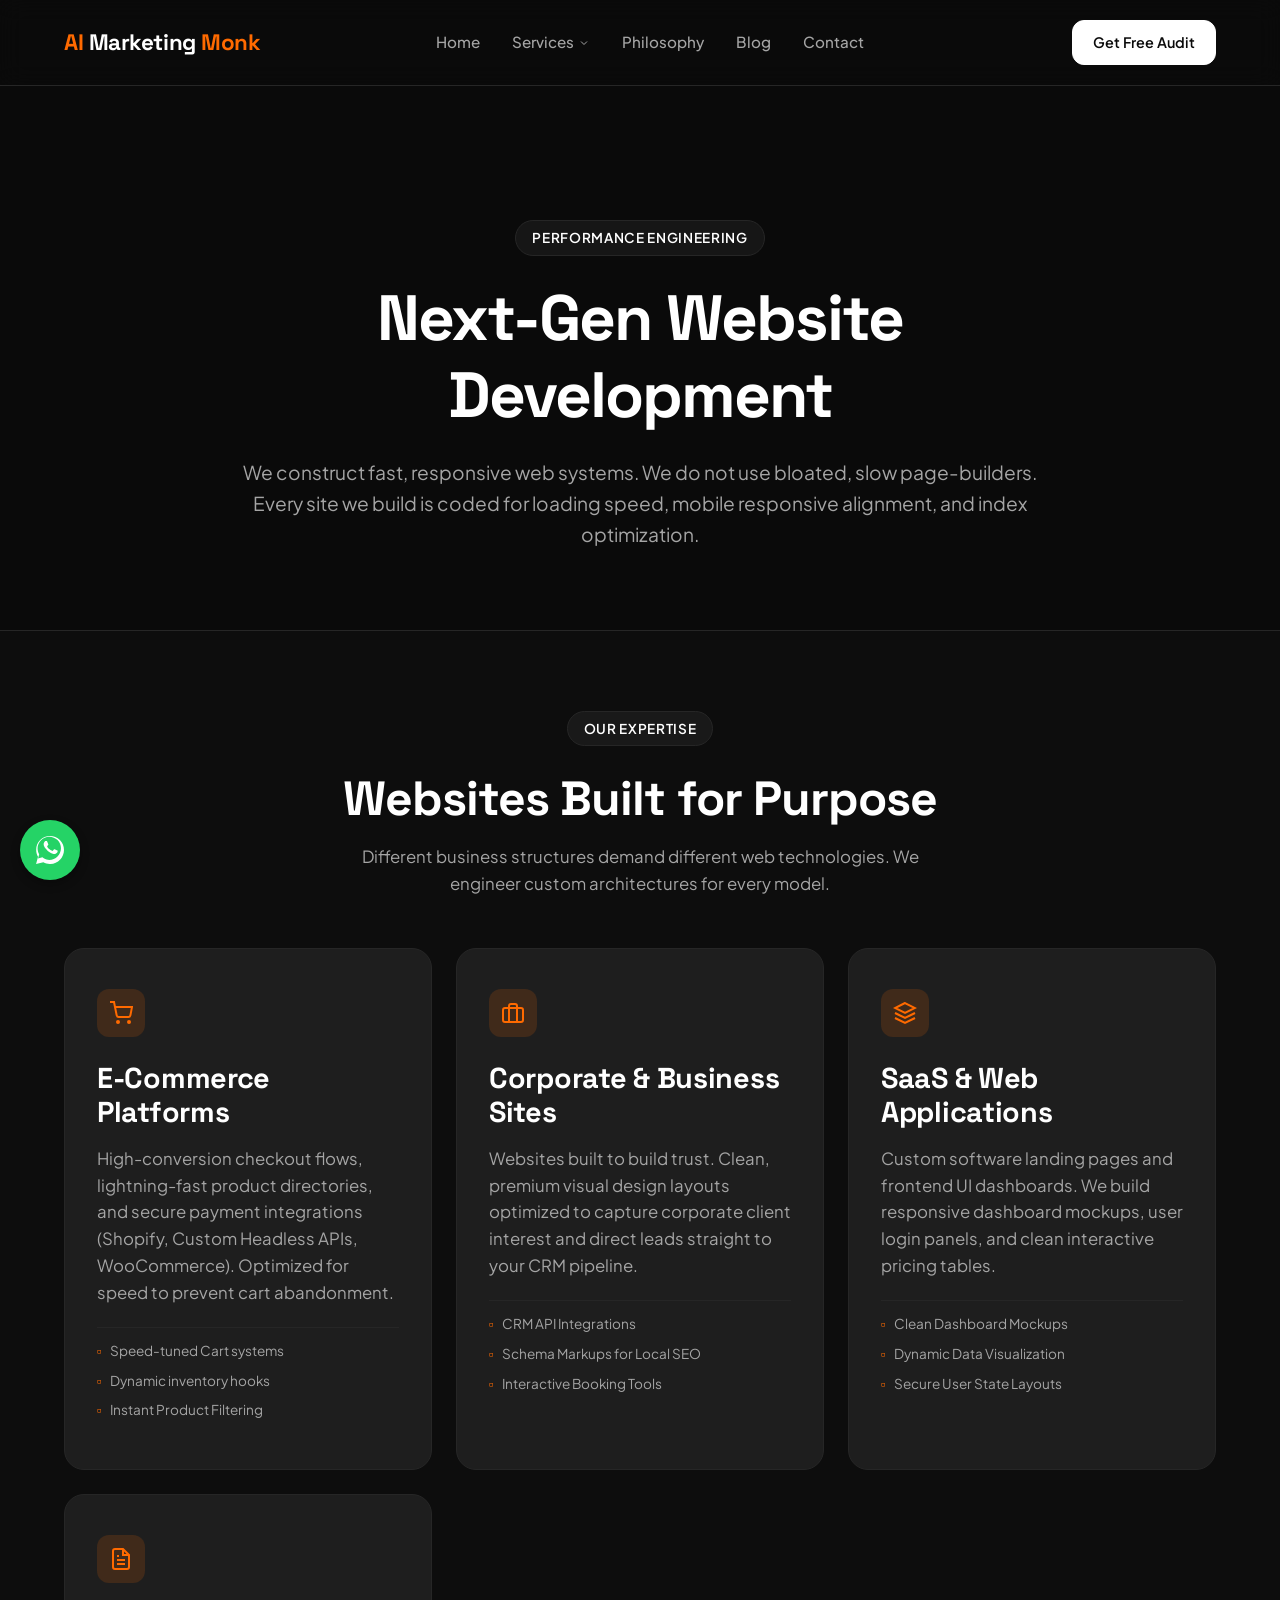
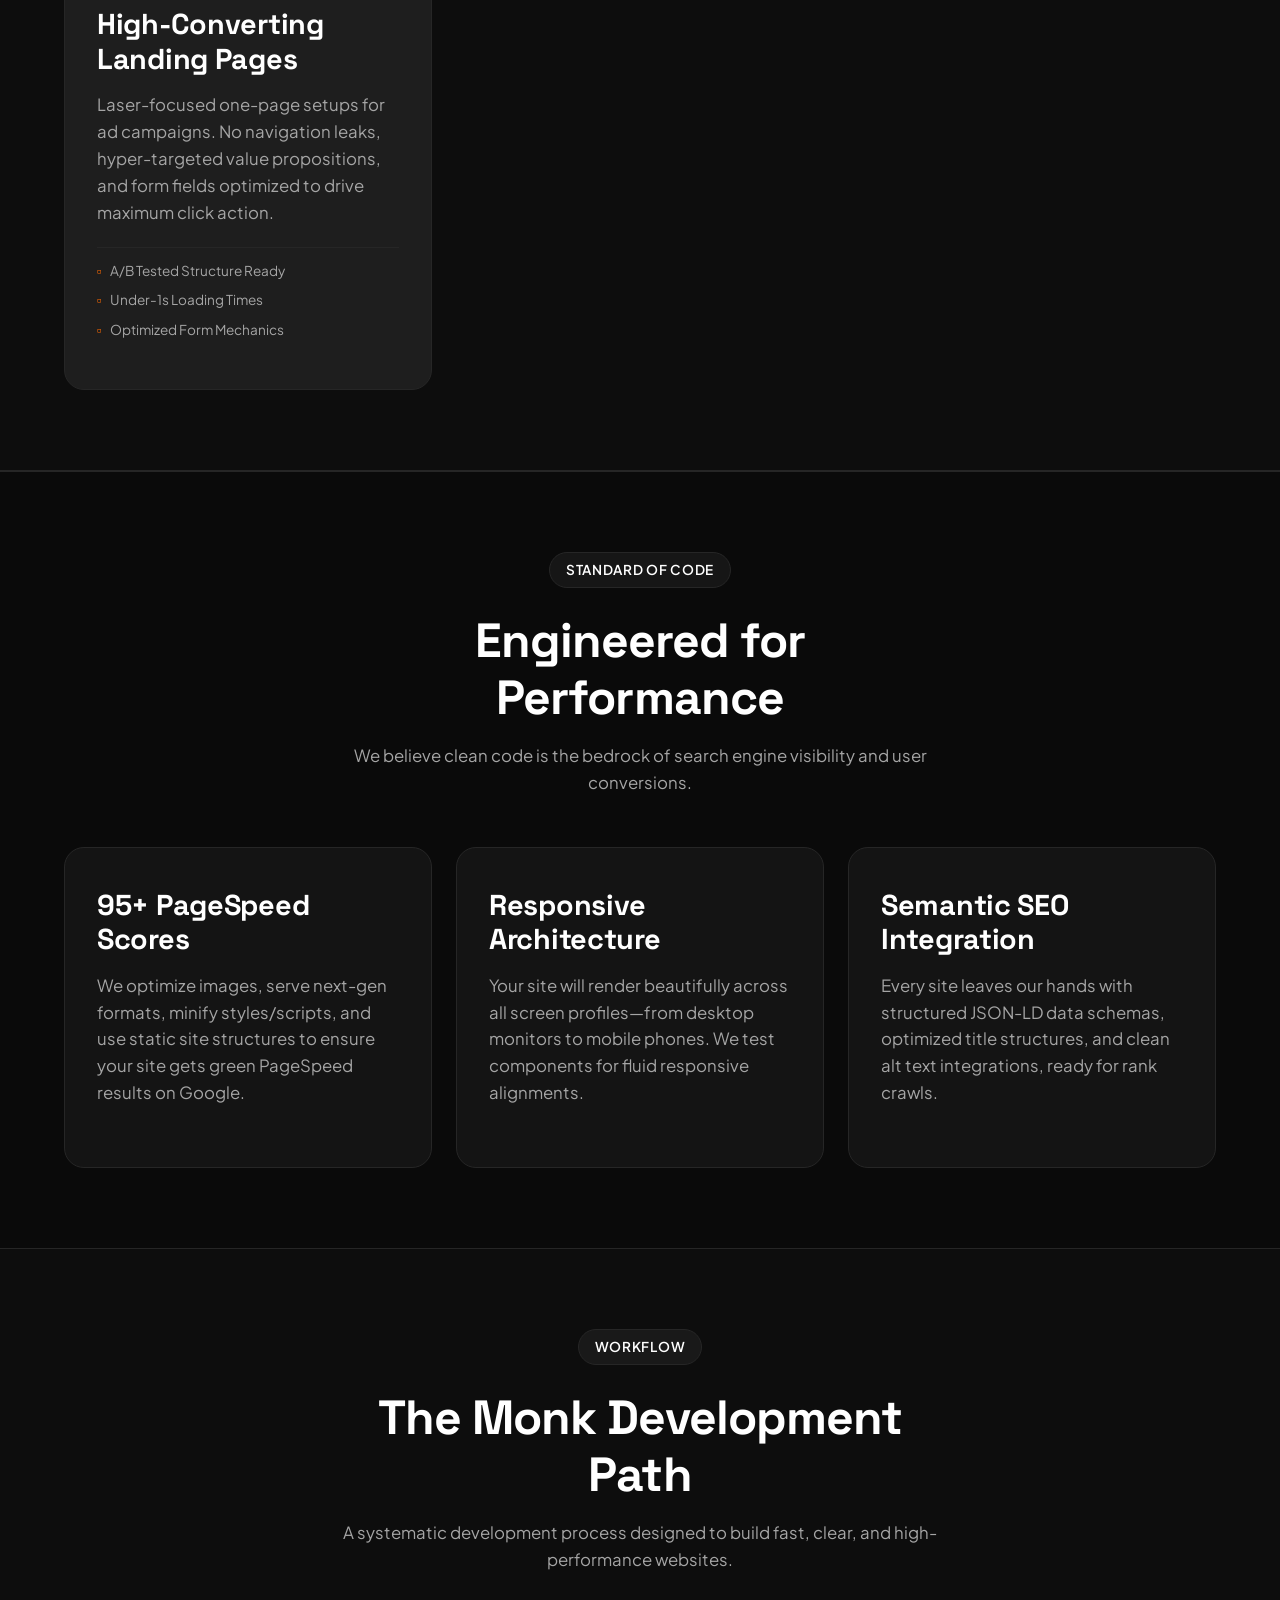
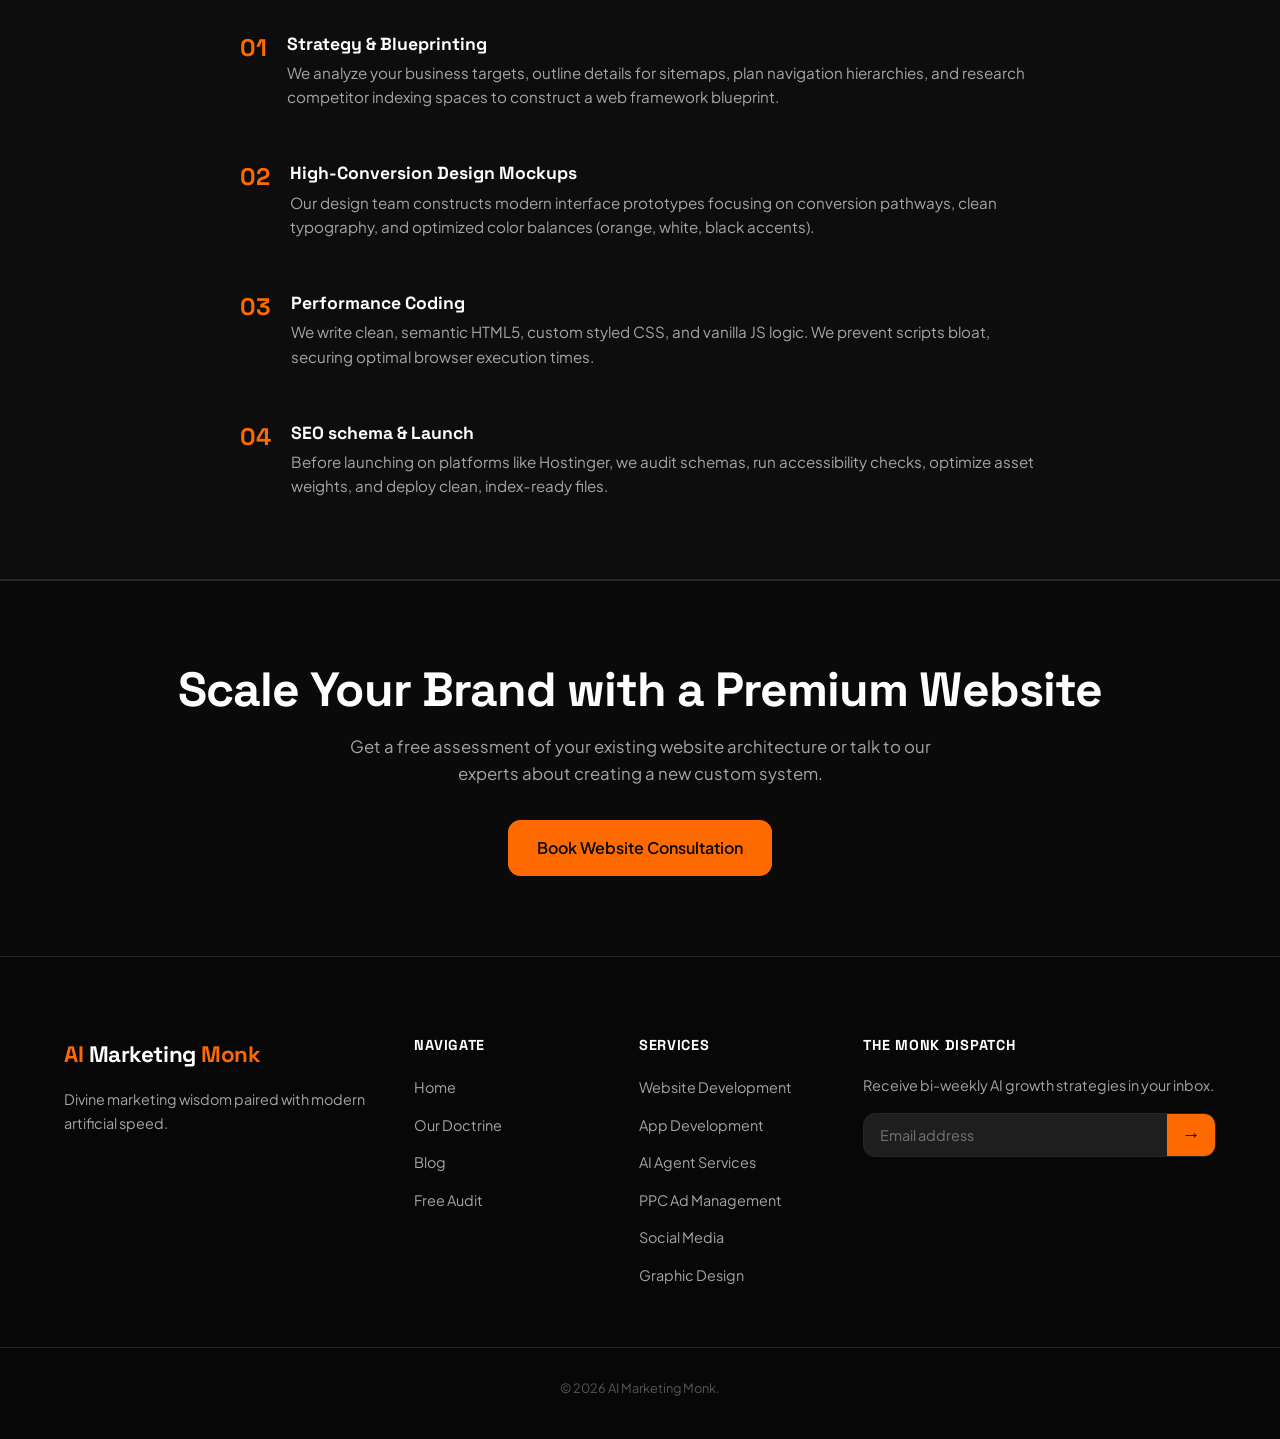
<file: web-development.html>
<!DOCTYPE html>
<html lang="en">
<head>
    <meta charset="UTF-8">
    <meta name="viewport" content="width=device-width, initial-scale=1.0">
    <title>Website Development Services | AI Marketing Monk</title>
    <meta name="description" content="Explore custom web development services by AI Marketing Monk. We build high-performance E-commerce, Corporate, SaaS, and landing pages optimized for search rankings.">
    <link rel="stylesheet" href="style.css">
    <!-- Google Fonts for premium typography -->
    <link rel="preconnect" href="https://fonts.googleapis.com">
    <link rel="preconnect" href="https://fonts.gstatic.com" crossorigin>
    <link href="https://fonts.googleapis.com/css2?family=Plus+Jakarta+Sans:wght@300;400;500;600;700;800&family=Space+Grotesk:wght@400;500;700&display=swap" rel="stylesheet">
    <!-- Google tag (gtag.js) -->
    <script async src="https://www.googletagmanager.com/gtag/js?id=G-MKL8KQ5FQW"></script>
    <script>
      window.dataLayer = window.dataLayer || [];
      function gtag(){dataLayer.push(arguments);}
      gtag('js', new Date());

      gtag('config', 'G-MKL8KQ5FQW');
    </script>
    <link rel="icon" type="image/jpg" href="images/favicon.jpg">
</head>
<body>

    <!-- Header Navigation -->
    <header class="main-header" id="header">
        <div class="header-container">
            <a href="index.html" class="logo">
                <span class="logo-accent">AI</span> Marketing <span class="logo-accent">Monk</span>
            </a>
            
            <nav class="nav-menu" id="nav-menu">
                <ul>
                    <li><a href="index.html" class="nav-link">Home</a></li>
                    <li class="dropdown">
                        <a href="#" class="nav-link">Services <svg viewBox="0 0 24 24" width="12" height="12" stroke="currentColor" stroke-width="2" fill="none"><polyline points="6 9 12 15 18 9"></polyline></svg></a>
                        <ul class="dropdown-menu">
                            <li><a href="web-development.html" class="dropdown-item">Website Development</a></li>
                            <li><a href="app-development.html" class="dropdown-item">App Development</a></li>
                            <li><a href="ai-agents.html" class="dropdown-item">AI Agent Services</a></li>
                            <li><a href="ppc.html" class="dropdown-item">PPC Ad Management</a></li>
                            <li><a href="social-media.html" class="dropdown-item">Social Media Management</a></li>
                            <li><a href="graphic-design.html" class="dropdown-item">Graphic Design</a></li>
                        </ul>
                    </li>
                    <li><a href="about.html" class="nav-link">Philosophy</a></li>
                    <li><a href="blog.html" class="nav-link">Blog</a></li>
                    <li><a href="contact.html" class="nav-link">Contact</a></li>
                    <li><a href="contact.html" class="nav-cta-mobile">Get Free Audit</a></li>
                </ul>
            </nav>

            <div class="header-actions">
                <a href="contact.html" class="nav-cta">Get Free Audit</a>
                <button class="mobile-toggle" id="mobile-toggle" aria-label="Toggle Navigation Menu">
                    <span class="bar"></span>
                    <span class="bar"></span>
                    <span class="bar"></span>
                </button>
            </div>
        </div>
    </header>

    <main style="padding-top: 120px;">
        <!-- Service Hero Section -->
        <section class="services-section" style="border: none; padding-bottom: 60px;">
            <div class="container">
                <div class="section-header text-center" style="max-width: 800px; margin-bottom: 0;">
                    <div class="badge">Performance Engineering</div>
                    <h1>Next-Gen Website Development</h1>
                    <p class="section-desc" style="font-size: 1.2rem;">We construct fast, responsive web systems. We do not use bloated, slow page-builders. Every site we build is coded for loading speed, mobile responsive alignment, and index optimization.</p>
                </div>
            </div>
        </section>

        <!-- Types of Websites We Build -->
        <section class="services-section" style="background-color: #0d0d0d; border-top: 1px solid var(--color-border); border-bottom: 1px solid var(--color-border); padding: 80px 0;">
            <div class="container">
                <div class="section-header text-center" style="max-width: 600px; margin-bottom: 50px;">
                    <div class="badge">Our Expertise</div>
                    <h2>Websites Built for Purpose</h2>
                    <p>Different business structures demand different web technologies. We engineer custom architectures for every model.</p>
                </div>
                
                <div class="services-grid" style="grid-template-columns: repeat(auto-fit, minmax(280px, 1fr));">
                    <div class="service-card" style="background-color: var(--bg-surface-elevated);">
                        <div class="service-icon">
                            <svg viewBox="0 0 24 24" width="24" height="24" stroke="currentColor" stroke-width="2" fill="none"><circle cx="9" cy="21" r="1"></circle><circle cx="20" cy="21" r="1"></circle><path d="M1 1h4l2.68 13.39a2 2 0 0 0 2 1.61h9.72a2 2 0 0 0 2-1.61L23 6H6"></path></svg>
                        </div>
                        <h3>E-Commerce Platforms</h3>
                        <p>High-conversion checkout flows, lightning-fast product directories, and secure payment integrations (Shopify, Custom Headless APIs, WooCommerce). Optimized for speed to prevent cart abandonment.</p>
                        <ul class="service-features" style="margin-top: 16px; padding-top: 12px;">
                            <li>Speed-tuned Cart systems</li>
                            <li>Dynamic inventory hooks</li>
                            <li>Instant Product Filtering</li>
                        </ul>
                    </div>

                    <div class="service-card" style="background-color: var(--bg-surface-elevated);">
                        <div class="service-icon">
                            <svg viewBox="0 0 24 24" width="24" height="24" stroke="currentColor" stroke-width="2" fill="none"><rect x="2" y="7" width="20" height="14" rx="2" ry="2"></rect><path d="M16 21V5a2 2 0 0 0-2-2h-4a2 2 0 0 0-2 2v16"></path></svg>
                        </div>
                        <h3>Corporate & Business Sites</h3>
                        <p>Websites built to build trust. Clean, premium visual design layouts optimized to capture corporate client interest and direct leads straight to your CRM pipeline.</p>
                        <ul class="service-features" style="margin-top: 16px; padding-top: 12px;">
                            <li>CRM API Integrations</li>
                            <li>Schema Markups for Local SEO</li>
                            <li>Interactive Booking Tools</li>
                        </ul>
                    </div>

                    <div class="service-card" style="background-color: var(--bg-surface-elevated);">
                        <div class="service-icon">
                            <svg viewBox="0 0 24 24" width="24" height="24" stroke="currentColor" stroke-width="2" fill="none"><polygon points="12 2 2 7 12 12 22 7 12 2"></polygon><polyline points="2 17 12 22 22 17"></polyline><polyline points="2 12 12 17 22 12"></polyline></svg>
                        </div>
                        <h3>SaaS & Web Applications</h3>
                        <p>Custom software landing pages and frontend UI dashboards. We build responsive dashboard mockups, user login panels, and clean interactive pricing tables.</p>
                        <ul class="service-features" style="margin-top: 16px; padding-top: 12px;">
                            <li>Clean Dashboard Mockups</li>
                            <li>Dynamic Data Visualization</li>
                            <li>Secure User State Layouts</li>
                        </ul>
                    </div>

                    <div class="service-card" style="background-color: var(--bg-surface-elevated);">
                        <div class="service-icon">
                            <svg viewBox="0 0 24 24" width="24" height="24" stroke="currentColor" stroke-width="2" fill="none"><path d="M14 2H6a2 2 0 0 0-2 2v16a2 2 0 0 0 2 2h12a2 2 0 0 0 2-2V8z"></path><polyline points="14 2 14 8 20 8"></polyline><line x1="16" y1="13" x2="8" y2="13"></line><line x1="16" y1="17" x2="8" y2="17"></line><polyline points="10 9 9 9 8 9"></polyline></svg>
                        </div>
                        <h3>High-Converting Landing Pages</h3>
                        <p>Laser-focused one-page setups for ad campaigns. No navigation leaks, hyper-targeted value propositions, and form fields optimized to drive maximum click action.</p>
                        <ul class="service-features" style="margin-top: 16px; padding-top: 12px;">
                            <li>A/B Tested Structure Ready</li>
                            <li>Under-1s Loading Times</li>
                            <li>Optimized Form Mechanics</li>
                        </ul>
                    </div>
                </div>
            </div>
        </section>

        <!-- Our Technical Code Standards -->
        <section class="services-section" style="background-color: var(--bg-main); padding: 80px 0;">
            <div class="container">
                <div class="section-header text-center" style="max-width: 600px; margin-bottom: 50px;">
                    <div class="badge">Standard of Code</div>
                    <h2>Engineered for Performance</h2>
                    <p>We believe clean code is the bedrock of search engine visibility and user conversions.</p>
                </div>
                
                <div class="services-grid" style="grid-template-columns: repeat(auto-fit, minmax(300px, 1fr));">
                    <div class="service-card">
                        <h3>95+ PageSpeed Scores</h3>
                        <p>We optimize images, serve next-gen formats, minify styles/scripts, and use static site structures to ensure your site gets green PageSpeed results on Google.</p>
                    </div>
                    <div class="service-card">
                        <h3>Responsive Architecture</h3>
                        <p>Your site will render beautifully across all screen profiles—from desktop monitors to mobile phones. We test components for fluid responsive alignments.</p>
                    </div>
                    <div class="service-card">
                        <h3>Semantic SEO Integration</h3>
                        <p>Every site leaves our hands with structured JSON-LD data schemas, optimized title structures, and clean alt text integrations, ready for rank crawls.</p>
                    </div>
                </div>
            </div>
        </section>

        <!-- Development Process -->
        <section class="services-section" style="background-color: #0d0d0d; border-top: 1px solid var(--color-border); border-bottom: 1px solid var(--color-border); padding: 80px 0;">
            <div class="container">
                <div class="section-header text-center" style="max-width: 600px; margin-bottom: 60px;">
                    <div class="badge">Workflow</div>
                    <h2>The Monk Development Path</h2>
                    <p>A systematic development process designed to build fast, clear, and high-performance websites.</p>
                </div>
                
                <div class="pillars" style="max-width: 800px; margin: 0 auto;">
                    <div class="pillar-item" style="margin-bottom: 30px;">
                        <span class="pillar-num">01</span>
                        <div>
                            <h4>Strategy & Blueprinting</h4>
                            <p>We analyze your business targets, outline details for sitemaps, plan navigation hierarchies, and research competitor indexing spaces to construct a web framework blueprint.</p>
                        </div>
                    </div>
                    
                    <div class="pillar-item" style="margin-bottom: 30px;">
                        <span class="pillar-num">02</span>
                        <div>
                            <h4>High-Conversion Design Mockups</h4>
                            <p>Our design team constructs modern interface prototypes focusing on conversion pathways, clean typography, and optimized color balances (orange, white, black accents).</p>
                        </div>
                    </div>

                    <div class="pillar-item" style="margin-bottom: 30px;">
                        <span class="pillar-num">03</span>
                        <div>
                            <h4>Performance Coding</h4>
                            <p>We write clean, semantic HTML5, custom styled CSS, and vanilla JS logic. We prevent scripts bloat, securing optimal browser execution times.</p>
                        </div>
                    </div>

                    <div class="pillar-item">
                        <span class="pillar-num">04</span>
                        <div>
                            <h4>SEO schema & Launch</h4>
                            <p>Before launching on platforms like Hostinger, we audit schemas, run accessibility checks, optimize asset weights, and deploy clean, index-ready files.</p>
                        </div>
                    </div>
                </div>
            </div>
        </section>

        <!-- CTA Section -->
        <section class="services-section" style="background-color: var(--bg-main); padding: 80px 0;">
            <div class="container text-center">
                <h2>Scale Your Brand with a Premium Website</h2>
                <p style="max-width: 600px; margin: 16px auto 32px auto;">Get a free assessment of your existing website architecture or talk to our experts about creating a new custom system.</p>
                <a href="contact.html" class="btn btn-primary">Book Website Consultation</a>
            </div>
        </section>
    </main>

    <!-- Footer -->
    <footer class="footer">
        <div class="container footer-grid">
            <div class="footer-brand">
                <a href="index.html" class="logo">
                    <span class="logo-accent">AI</span> Marketing <span class="logo-accent">Monk</span>
                </a>
                <p>Divine marketing wisdom paired with modern artificial speed.</p>
            </div>
            <div class="footer-links">
                <h5>Navigate</h5>
                <ul>
                    <li><a href="index.html">Home</a></li>
                    <li><a href="about.html">Our Doctrine</a></li>
                    <li><a href="blog.html">Blog</a></li>
                    <li><a href="contact.html">Free Audit</a></li>
                </ul>
            </div>
            <div class="footer-links">
                <h5>Services</h5>
                <ul>
                    <li><a href="web-development.html">Website Development</a></li>
                    <li><a href="app-development.html">App Development</a></li>
                    <li><a href="ai-agents.html">AI Agent Services</a></li>
                    <li><a href="ppc.html">PPC Ad Management</a></li>
                    <li><a href="social-media.html">Social Media</a></li>
                    <li><a href="graphic-design.html">Graphic Design</a></li>
                </ul>
            </div>
            <div class="footer-subscribe">
                <h5>The Monk Dispatch</h5>
                <p>Receive bi-weekly AI growth strategies in your inbox.</p>
                <form class="subscribe-form" id="newsletter-form" action="#" method="POST">
                    <input type="email" placeholder="Email address" required>
                    <button type="submit" aria-label="Subscribe">→</button>
                </form>
                <div id="subscribe-success" class="subscribe-success hidden">Subscribed!</div>
            </div>
        </div>
        <div class="footer-bottom text-center">
            <p>&copy; 2026 AI Marketing Monk. </p>
        </div>
    </footer>

    <script src="app.js"></script>
    <!-- Exit Intent Popup Modal Overlay -->
    <div id="exit-intent-modal" class="modal-overlay">
        <div class="modal-content">
            <button class="close-modal-btn" id="close-exit-modal" aria-label="Close Modal">&times;</button>
            <div class="badge" style="margin-bottom: 12px; display: inline-block;">Special Offer</div>
            <h3>Wait! Get a Free Audit</h3>
            <p style="margin-bottom: 20px; font-size: 0.9rem; color: var(--color-muted);">Before you leave, let our digital monks compile a detailed conversion optimization report for your website in under 4 hours.</p>
            
            <form id="exit-audit-form" class="contact-form">
                <div class="form-group">
                    <label for="exit-name">Name</label>
                    <input type="text" id="exit-name" name="name" required placeholder="John Doe">
                </div>
                <div class="form-row">
                    <div class="form-group">
                        <label for="exit-email">Business Email</label>
                        <input type="email" id="exit-email" name="email" required placeholder="john@company.com">
                    </div>
                    <div class="form-group">
                        <label for="exit-phone">Contact Number</label>
                        <input type="tel" id="exit-phone" name="phone" placeholder="+91 XXXXX XXXXX">
                    </div>
                </div>
                <div class="form-group">
                    <label for="exit-website">Website URL</label>
                    <input type="url" id="exit-website" name="website" placeholder="https://yourcompany.com">
                </div>
                <button type="submit" class="btn btn-primary" style="width: 100%; margin-top: 10px;">Claim My Free Audit</button>
            </form>
            <div id="exit-success" class="subscribe-success hidden" style="margin-top: 15px; text-align: center;">
                <strong>Audit Request Received!</strong> Check your inbox for confirmation.
            </div>
        </div>
    </div>
    <!-- WhatsApp Floating Button -->
    <a href="https://wa.me/917678466992" class="whatsapp-float" target="_blank" rel="noopener noreferrer" aria-label="Chat on WhatsApp">
        <svg viewBox="0 0 24 24" width="28" height="28" fill="currentColor">
            <path d="M.057 24l1.687-6.163c-1.041-1.804-1.588-3.849-1.587-5.946C.06 5.348 5.397.01 12.008.01c3.202.001 6.212 1.246 8.477 3.514 2.266 2.268 3.507 5.28 3.505 8.484-.004 6.657-5.34 11.997-11.953 11.997-2.005-.001-3.973-.502-5.724-1.455L0 24zm6.59-4.846c1.6.95 3.188 1.449 4.725 1.45 5.515 0 10.002-4.49 10.005-10.007.001-2.673-1.037-5.186-2.922-7.073-1.886-1.886-4.397-2.924-7.07-2.924-5.522 0-10.01 4.49-10.015 10.007-.002 1.776.471 3.5 1.37 5.018l-.997 3.642 3.731-.979zm11.396-6.84c-.302-.151-1.787-.882-2.057-.981-.27-.099-.467-.149-.663.151-.196.3-.758.981-.929 1.18-.172.199-.344.225-.646.075-.302-.15-1.274-.469-2.427-1.496-.897-.801-1.503-1.791-1.68-2.091-.177-.3-.019-.462.132-.612.135-.135.302-.35.453-.526.151-.176.202-.3.302-.5.101-.2.051-.375-.025-.526-.076-.151-.663-1.597-.91-2.194-.24-.577-.48-.5-.663-.51-.171-.007-.367-.008-.564-.008-.196 0-.516.075-.786.375-.27.3-1.03 1.006-1.03 2.454 0 1.449 1.053 2.848 1.2 3.049.148.199 2.072 3.164 5.018 4.44.7.304 1.248.485 1.674.62.703.224 1.344.193 1.85.117.564-.085 1.787-.73 2.04-1.434.253-.703.253-1.306.177-1.434-.075-.127-.27-.202-.572-.353z"/>
        </svg>
    </a>
</body>
</html>
</file>
<file: style.css>
/* CSS Variables & Design System Tokens */
:root {
    --bg-main: #0a0a0a;
    --bg-surface: #141414;
    --bg-surface-elevated: #1e1e1e;
    
    --color-primary: #ff6a00; /* Vibrant Orange */
    --color-primary-hover: #ff8533;
    --color-primary-alpha: rgba(255, 106, 0, 0.15);
    --color-primary-alpha-strong: rgba(255, 106, 0, 0.4);
    
    --color-white: #ffffff;
    --color-muted: #a5a5a5;
    --color-dark-muted: #555555;
    --color-border: #262626;
    
    --font-heading: 'Space Grotesk', sans-serif;
    --font-body: 'Plus Jakarta Sans', sans-serif;
    
    --radius-sm: 6px;
    --radius-md: 12px;
    --radius-lg: 20px;
    --radius-full: 9999px;
    
    --shadow-sm: 0 2px 8px rgba(0, 0, 0, 0.5);
    --shadow-md: 0 8px 24px rgba(0, 0, 0, 0.7);
    --shadow-orange: 0 10px 30px rgba(255, 106, 0, 0.2);
    
    --transition-smooth: all 0.3s cubic-bezier(0.16, 1, 0.3, 1);
}

/* Reset and Base Styles */
* {
    margin: 0;
    padding: 0;
    box-sizing: border-box;
}

html {
    scroll-behavior: smooth;
    background-color: var(--bg-main);
    color: var(--color-white);
    font-family: var(--font-body);
    font-size: 16px;
    line-height: 1.6;
}

body {
    overflow-x: hidden;
}

/* Container */
.container {
    width: 100%;
    max-width: 1200px;
    margin: 0 auto;
    padding: 0 24px;
}

/* Typography */
h1, h2, h3, h4, h5, h6 {
    font-family: var(--font-heading);
    font-weight: 700;
    line-height: 1.2;
    color: var(--color-white);
}

h1 {
    font-size: clamp(2.5rem, 5vw, 4.5rem);
    margin-bottom: 24px;
    letter-spacing: -0.03em;
}

h2 {
    font-size: clamp(2rem, 4vw, 3rem);
    margin-bottom: 16px;
    letter-spacing: -0.02em;
}

h3 {
    font-size: clamp(1.3rem, 2.5vw, 1.8rem);
    margin-bottom: 12px;
    letter-spacing: -0.01em;
}

p {
    color: var(--color-muted);
    font-weight: 400;
    font-size: 1.05rem;
    margin-bottom: 20px;
}

.text-orange {
    color: var(--color-primary);
}

.text-center {
    text-align: center;
}

/* Utility Elements */
.badge {
    display: inline-flex;
    align-items: center;
    gap: 8px;
    background-color: rgba(255, 255, 255, 0.05);
    border: 1px solid var(--color-border);
    padding: 6px 16px;
    border-radius: var(--radius-full);
    font-size: 0.85rem;
    font-weight: 600;
    text-transform: uppercase;
    letter-spacing: 0.05em;
    margin-bottom: 24px;
    color: var(--color-white);
}

.badge-dot {
    width: 8px;
    height: 8px;
    border-radius: 50%;
    background-color: var(--color-primary);
    box-shadow: 0 0 10px var(--color-primary);
    display: inline-block;
}

/* Buttons */
.btn {
    display: inline-flex;
    align-items: center;
    justify-content: center;
    gap: 10px;
    padding: 14px 28px;
    font-size: 1rem;
    font-weight: 600;
    border-radius: var(--radius-md);
    cursor: pointer;
    transition: var(--transition-smooth);
    text-decoration: none;
    font-family: var(--font-body);
}

.btn-primary {
    background-color: var(--color-primary);
    color: var(--bg-main);
    border: 1px solid var(--color-primary);
}

.btn-primary:hover {
    background-color: var(--color-primary-hover);
    border-color: var(--color-primary-hover);
    transform: translateY(-2px);
    box-shadow: var(--shadow-orange);
}

.btn-secondary {
    background-color: transparent;
    color: var(--color-white);
    border: 1px solid var(--color-border);
}

.btn-secondary:hover {
    background-color: rgba(255, 255, 255, 0.05);
    border-color: var(--color-muted);
    transform: translateY(-2px);
}

.btn-block {
    display: flex;
    width: 100%;
}

/* Navigation Header */
.main-header {
    position: fixed;
    top: 0;
    left: 0;
    width: 100%;
    z-index: 100;
    background-color: rgba(10, 10, 10, 0.8);
    backdrop-filter: blur(12px);
    -webkit-backdrop-filter: blur(12px);
    border-bottom: 1px solid var(--color-border);
    transition: var(--transition-smooth);
}

.header-container {
    max-width: 1200px;
    margin: 0 auto;
    padding: 20px 24px;
    display: flex;
    align-items: center;
    justify-content: space-between;
}

.logo {
    font-family: var(--font-heading);
    font-size: 1.4rem;
    font-weight: 700;
    color: var(--color-white);
    text-decoration: none;
    letter-spacing: -0.02em;
}

.logo-accent {
    color: var(--color-primary);
}

.nav-menu ul {
    display: flex;
    list-style: none;
    gap: 32px;
    align-items: center;
}

.nav-link {
    color: var(--color-muted);
    text-decoration: none;
    font-size: 0.95rem;
    font-weight: 500;
    transition: var(--transition-smooth);
    display: flex;
    align-items: center;
    gap: 4px;
}

.nav-link:hover {
    color: var(--color-primary);
}

/* Services Dropdown */
.dropdown {
    position: relative;
}

.dropdown-menu {
    position: absolute;
    top: 100%;
    left: 50%;
    transform: translateX(-50%) translateY(15px);
    background-color: var(--bg-surface);
    border: 1px solid var(--color-border);
    border-radius: var(--radius-md);
    padding: 12px 0;
    min-width: 240px;
    display: flex; /* Always flex but hidden by opacity/visibility */
    flex-direction: column;
    box-shadow: var(--shadow-md);
    z-index: 10;
    opacity: 0;
    visibility: hidden;
    transition: opacity 0.2s ease, transform 0.2s ease, visibility 0.2s ease;
}

.dropdown-menu li {
    width: 100%;
    padding: 0;
}

.dropdown-item {
    display: block;
    padding: 10px 20px;
    color: var(--color-muted);
    text-decoration: none;
    font-size: 0.9rem;
    font-weight: 500;
    transition: var(--transition-smooth);
    text-align: left;
}

.dropdown-item:hover {
    color: var(--color-primary);
    background-color: rgba(255, 255, 255, 0.02);
}

/* Show dropdown when active (for JS) */
.dropdown.open .dropdown-menu {
    opacity: 1;
    visibility: visible;
    transform: translateX(-50%) translateY(5px);
}

@media (max-width: 768px) {
    .dropdown-menu {
        position: static;
        transform: none;
        width: 100%;
        margin-top: 8px;
        background-color: rgba(255, 255, 255, 0.02);
        border: 1px solid var(--color-border);
        box-shadow: none;
        padding: 8px 0;
        opacity: 0;
        visibility: hidden;
        display: none; /* Mobile can use display:none/block for accordion toggles */
    }
    
    .dropdown.open .dropdown-menu {
        display: flex;
        opacity: 1;
        visibility: visible;
    }
}

@keyframes fadeInDown {
    from {
        opacity: 0;
        transform: translateX(-50%) translateY(15px);
    }
    to {
        opacity: 1;
        transform: translateX(-50%) translateY(5px);
    }
}

.nav-cta {
    display: inline-block;
    background-color: var(--color-white);
    color: var(--bg-main);
    padding: 10px 20px;
    border-radius: var(--radius-md);
    text-decoration: none;
    font-size: 0.9rem;
    font-weight: 600;
    transition: var(--transition-smooth);
    border: 1px solid var(--color-white);
}

.nav-cta:hover {
    background-color: transparent;
    color: var(--color-white);
    border-color: var(--color-border);
}

.nav-cta-mobile {
    display: none;
}

.mobile-toggle {
    display: none;
    background: none;
    border: none;
    cursor: pointer;
    flex-direction: column;
    gap: 6px;
}

.mobile-toggle .bar {
    width: 24px;
    height: 2px;
    background-color: var(--color-white);
    transition: var(--transition-smooth);
}

/* Hero Section */
.hero-section {
    position: relative;
    padding: 180px 0 100px 0;
    overflow: hidden;
}

.hero-bg-decoration {
    position: absolute;
    top: -10%;
    right: -10%;
    width: 600px;
    height: 600px;
    background: radial-gradient(circle, rgba(255, 106, 0, 0.08) 0%, rgba(10, 10, 10, 0) 70%);
    z-index: -1;
    pointer-events: none;
}

.hero-grid {
    display: grid;
    grid-template-columns: 1.1fr 0.9fr;
    gap: 64px;
    align-items: center;
}

.hero-lead {
    font-size: 1.2rem;
    margin-bottom: 36px;
    line-height: 1.5;
}

.hero-actions-group {
    display: flex;
    gap: 16px;
    margin-bottom: 48px;
    flex-wrap: wrap;
}

.hero-social-proof p {
    font-size: 0.8rem;
    text-transform: uppercase;
    letter-spacing: 0.05em;
    color: var(--color-dark-muted);
    margin-bottom: 12px;
    font-weight: 600;
}

.proof-logos {
    display: flex;
    gap: 24px;
    flex-wrap: wrap;
    color: var(--color-muted);
    font-family: var(--font-heading);
    font-weight: 500;
    font-size: 0.95rem;
}

/* Dashboard Mockup Visual */
.dashboard-mockup {
    background-color: var(--bg-surface);
    border: 1px solid var(--color-border);
    border-radius: var(--radius-lg);
    overflow: hidden;
    box-shadow: var(--shadow-md);
}

.mockup-header {
    background-color: rgba(255, 255, 255, 0.02);
    border-bottom: 1px solid var(--color-border);
    padding: 14px 20px;
    display: flex;
    align-items: center;
    gap: 8px;
}

.mockup-dot {
    width: 10px;
    height: 10px;
    border-radius: 50%;
    display: inline-block;
}

.mockup-dot.red { background-color: #ff5f56; }
.mockup-dot.yellow { background-color: #ffbd2e; }
.mockup-dot.green { background-color: #27c93f; }

.mockup-title {
    margin-left: 12px;
    font-size: 0.8rem;
    font-weight: 600;
    color: var(--color-dark-muted);
    text-transform: uppercase;
    letter-spacing: 0.05em;
}

.mockup-body {
    padding: 24px;
}

.metric-row {
    display: grid;
    grid-template-columns: 1fr 1fr;
    gap: 16px;
    margin-bottom: 24px;
}

.metric-card {
    background-color: var(--bg-surface-elevated);
    border: 1px solid var(--color-border);
    border-radius: var(--radius-md);
    padding: 16px;
}

.metric-label {
    display: block;
    font-size: 0.75rem;
    color: var(--color-muted);
    margin-bottom: 4px;
    text-transform: uppercase;
    font-weight: 600;
}

.metric-val {
    font-family: var(--font-heading);
    font-size: 1.6rem;
    font-weight: 700;
}

.chart-container {
    background-color: var(--bg-surface-elevated);
    border: 1px solid var(--color-border);
    border-radius: var(--radius-md);
    padding: 20px;
    margin-bottom: 20px;
}

.chart-header {
    display: flex;
    justify-content: space-between;
    font-size: 0.8rem;
    font-weight: 600;
    margin-bottom: 24px;
}

.chart-legend {
    display: flex;
    align-items: center;
    gap: 6px;
    color: var(--color-muted);
}

.legend-color-orange {
    width: 8px;
    height: 8px;
    background-color: var(--color-primary);
    border-radius: 50%;
    display: inline-block;
}

.chart-bars {
    display: flex;
    justify-content: space-between;
    align-items: flex-end;
    height: 100px;
    padding-bottom: 8px;
}

.bar-col {
    display: flex;
    flex-direction: column;
    align-items: center;
    gap: 8px;
    width: calc(100% / 6 - 8px);
}

.bar-fill {
    width: 100%;
    background-color: rgba(255, 255, 255, 0.05);
    border-radius: 4px;
    transition: height 1s ease-in-out;
}

.bar-fill.active {
    background-color: var(--color-primary);
    box-shadow: 0 0 12px var(--color-primary);
}

.bar-col span {
    font-size: 0.7rem;
    color: var(--color-dark-muted);
    font-weight: 600;
}

.live-activity {
    border-top: 1px solid var(--color-border);
    padding-top: 16px;
}

.activity-item {
    display: flex;
    align-items: center;
    gap: 12px;
    font-size: 0.8rem;
    color: var(--color-muted);
}

.activity-status-dot {
    width: 6px;
    height: 6px;
    background-color: #27c93f;
    border-radius: 50%;
    animation: pulse 1.8s infinite;
}

@keyframes pulse {
    0% { transform: scale(0.9); opacity: 0.8; }
    50% { transform: scale(1.2); opacity: 1; }
    100% { transform: scale(0.9); opacity: 0.8; }
}

/* Services Section */
.services-section {
    padding: 100px 0;
    border-top: 1px solid var(--color-border);
    background-color: var(--bg-main);
}

.section-header {
    max-width: 600px;
    margin: 0 auto 64px auto;
}

.sub-title {
    margin-bottom: 16px;
}

.section-desc {
    font-size: 1.1rem;
}

.services-grid {
    display: grid;
    grid-template-columns: repeat(auto-fit, minmax(250px, 1fr));
    gap: 24px;
}

.service-card {
    background-color: var(--bg-surface);
    border: 1px solid var(--color-border);
    border-radius: var(--radius-lg);
    padding: 40px 32px;
    transition: var(--transition-smooth);
}

.service-card:hover {
    border-color: var(--color-primary);
    transform: translateY(-6px);
    box-shadow: var(--shadow-sm);
}

.service-icon {
    width: 48px;
    height: 48px;
    border-radius: var(--radius-md);
    background-color: var(--color-primary-alpha);
    color: var(--color-primary);
    display: flex;
    align-items: center;
    justify-content: center;
    margin-bottom: 24px;
}

.service-card h3 {
    margin-bottom: 16px;
}

.service-features {
    list-style: none;
    border-top: 1px solid var(--color-border);
    margin-top: 24px;
    padding-top: 20px;
}

.service-features li {
    font-size: 0.85rem;
    color: var(--color-muted);
    margin-bottom: 8px;
    display: flex;
    align-items: center;
    gap: 8px;
}

.service-features li::before {
    content: "▫";
    color: var(--color-primary);
    font-weight: bold;
}

/* Calculator Section */
.calculator-section {
    padding: 100px 0;
    background-color: #0d0d0d;
    border-top: 1px solid var(--color-border);
    border-bottom: 1px solid var(--color-border);
}

.calculator-grid {
    display: grid;
    grid-template-columns: 0.95fr 1.05fr;
    gap: 64px;
    align-items: center;
}

.calculator-info h2 {
    margin-top: 12px;
}

.calculator-assumptions {
    margin-top: 36px;
    display: flex;
    flex-direction: column;
    gap: 24px;
}

.assumption-item {
    display: flex;
    gap: 16px;
}

.icon-check {
    color: var(--color-primary);
    font-weight: bold;
    font-size: 1.2rem;
    line-height: 1;
}

.assumption-item strong {
    display: block;
    font-size: 1rem;
    margin-bottom: 4px;
    color: var(--color-white);
}

.assumption-item p {
    font-size: 0.9rem;
    margin: 0;
}

/* Calculator Card */
.calculator-card {
    background-color: var(--bg-surface);
    border: 1px solid var(--color-border);
    border-radius: var(--radius-lg);
    padding: 40px;
    box-shadow: var(--shadow-md);
}

.calculator-inputs {
    display: flex;
    flex-direction: column;
    gap: 28px;
    margin-bottom: 32px;
}

.input-group {
    display: flex;
    flex-direction: column;
    gap: 8px;
}

.range-labels {
    display: flex;
    justify-content: space-between;
    align-items: center;
}

.range-labels label {
    font-size: 0.9rem;
    font-weight: 600;
    color: var(--color-muted);
}

.range-value {
    font-family: var(--font-heading);
    color: var(--color-primary);
    font-weight: 700;
    font-size: 1.1rem;
}

.slider {
    -webkit-appearance: none;
    width: 100%;
    height: 6px;
    border-radius: var(--radius-full);
    background: var(--color-border);
    outline: none;
    transition: opacity .2s;
}

.slider::-webkit-slider-thumb {
    -webkit-appearance: none;
    appearance: none;
    width: 20px;
    height: 20px;
    border-radius: 50%;
    background: var(--color-primary);
    cursor: pointer;
    box-shadow: 0 0 10px rgba(255, 106, 0, 0.4);
    transition: transform 0.1s;
}

.slider::-webkit-slider-thumb:hover {
    transform: scale(1.15);
}

.slider::-moz-range-thumb {
    width: 20px;
    height: 20px;
    border-radius: 50%;
    background: var(--color-primary);
    cursor: pointer;
    box-shadow: 0 0 10px rgba(255, 106, 0, 0.4);
    transition: transform 0.1s;
}

.slider::-moz-range-thumb:hover {
    transform: scale(1.15);
}

.form-select {
    background-color: var(--bg-surface-elevated);
    border: 1px solid var(--color-border);
    color: var(--color-white);
    padding: 12px 16px;
    border-radius: var(--radius-md);
    outline: none;
    font-family: var(--font-body);
    font-size: 0.95rem;
    cursor: pointer;
}

.calculator-results {
    display: grid;
    grid-template-columns: 1fr 1fr;
    gap: 16px;
    border-top: 1px solid var(--color-border);
    padding-top: 32px;
    margin-bottom: 24px;
}

.result-box {
    background-color: rgba(255, 255, 255, 0.02);
    border: 1px solid var(--color-border);
    border-radius: var(--radius-md);
    padding: 20px;
    text-align: center;
}

.result-box.highlighted {
    border-color: var(--color-primary-alpha-strong);
    background-color: rgba(255, 106, 0, 0.02);
}

.result-title {
    display: block;
    font-size: 0.75rem;
    font-weight: 600;
    text-transform: uppercase;
    letter-spacing: 0.05em;
    margin-bottom: 8px;
    color: var(--color-muted);
}

.result-number {
    display: block;
    font-family: var(--font-heading);
    font-size: 1.8rem;
    font-weight: 700;
    margin-bottom: 4px;
}

.result-sub {
    font-size: 0.8rem;
    color: var(--color-dark-muted);
    font-weight: 500;
}

.results-footer {
    text-align: center;
    background-color: rgba(255, 255, 255, 0.02);
    border: 1px solid var(--color-border);
    border-radius: var(--radius-md);
    padding: 12px;
}

.results-footer p {
    font-size: 0.95rem;
    margin: 0;
    color: var(--color-muted);
}

.results-footer p span {
    font-weight: 700;
}

/* Philosophy Section (About Us) */
.philosophy-section {
    padding: 100px 0;
    background-color: var(--bg-main);
}

.philosophy-grid {
    display: grid;
    grid-template-columns: 0.9fr 1.1fr;
    gap: 64px;
    align-items: center;
}

.monk-graphic {
    position: relative;
    width: 320px;
    height: 320px;
    margin: 0 auto;
}

.glowing-halo {
    position: absolute;
    top: 50%;
    left: 50%;
    transform: translate(-50%, -50%);
    width: 240px;
    height: 240px;
    border-radius: 50%;
    background: radial-gradient(circle, rgba(255, 106, 0, 0.15) 0%, rgba(10, 10, 10, 0) 70%);
    border: 1px solid rgba(255, 106, 0, 0.3);
}

.monk-silhouette {
    position: absolute;
    bottom: 20%;
    left: 50%;
    transform: translateX(-50%);
    width: 140px;
    height: 180px;
    background-color: var(--color-white);
    clip-path: polygon(50% 0%, 90% 100%, 10% 100%);
    opacity: 0.9;
}

.digital-nodes .node {
    position: absolute;
    width: 6px;
    height: 6px;
    background-color: var(--color-primary);
    border-radius: 50%;
    box-shadow: 0 0 8px var(--color-primary);
}

.digital-nodes .n1 { top: 20%; left: 30%; }
.digital-nodes .n2 { top: 25%; right: 25%; }
.digital-nodes .n3 { bottom: 35%; left: 20%; }
.digital-nodes .n4 { bottom: 40%; right: 15%; }

.pillars {
    margin-top: 36px;
    display: flex;
    flex-direction: column;
    gap: 24px;
}

.pillar-item {
    display: flex;
    gap: 20px;
}

.pillar-num {
    font-family: var(--font-heading);
    font-size: 1.5rem;
    font-weight: 700;
    color: var(--color-primary);
    line-height: 1.2;
}

.pillar-item h4 {
    margin-bottom: 6px;
    font-size: 1.1rem;
}

.pillar-item p {
    font-size: 0.95rem;
    margin: 0;
}

/* Results Metrics Section */
.results-section {
    padding: 100px 0;
    background-color: #0d0d0d;
    border-top: 1px solid var(--color-border);
}

.results-grid {
    display: grid;
    grid-template-columns: repeat(auto-fit, minmax(250px, 1fr));
    gap: 24px;
}

.result-card {
    background-color: var(--bg-surface);
    border: 1px solid var(--color-border);
    border-radius: var(--radius-lg);
    padding: 40px;
    text-align: center;
    transition: var(--transition-smooth);
}

.result-card:hover {
    border-color: var(--color-primary);
}

.card-metric {
    font-family: var(--font-heading);
    font-size: 3.5rem;
    font-weight: 700;
    color: var(--color-primary);
    margin-bottom: 12px;
    line-height: 1;
}

.result-card h4 {
    margin-bottom: 12px;
}

.result-card p {
    margin: 0;
    font-size: 0.95rem;
}

/* Contact Form Section */
.contact-section {
    padding: 100px 0;
    background-color: var(--bg-main);
    border-top: 1px solid var(--color-border);
}

.contact-grid {
    display: grid;
    grid-template-columns: 0.9fr 1.1fr;
    gap: 64px;
    align-items: center;
}

.contact-details {
    margin-top: 36px;
    display: flex;
    flex-direction: column;
    gap: 16px;
}

.contact-detail-item {
    display: flex;
    align-items: center;
    gap: 16px;
    color: var(--color-muted);
}

.contact-detail-item svg {
    color: var(--color-primary);
}

.contact-form-container {
    background-color: var(--bg-surface);
    border: 1px solid var(--color-border);
    border-radius: var(--radius-lg);
    padding: 40px;
    position: relative;
    min-height: 480px;
}

.contact-form {
    display: flex;
    flex-direction: column;
    gap: 20px;
    transition: opacity 0.3s ease;
}

.contact-form.hidden {
    opacity: 0;
    pointer-events: none;
}

.form-row {
    display: grid;
    grid-template-columns: 1fr 1fr;
    gap: 16px;
}

.form-group {
    display: flex;
    flex-direction: column;
    gap: 8px;
}

.form-group label {
    font-size: 0.85rem;
    font-weight: 600;
    color: var(--color-muted);
}

.form-group input,
.form-group textarea,
.form-group select {
    background-color: var(--bg-surface-elevated);
    border: 1px solid var(--color-border);
    border-radius: var(--radius-md);
    padding: 12px 16px;
    color: var(--color-white);
    font-family: var(--font-body);
    font-size: 0.95rem;
    outline: none;
    transition: var(--transition-smooth);
}

.form-group input:focus,
.form-group textarea:focus,
.form-group select:focus {
    border-color: var(--color-primary);
}

/* Success States */
.form-success-state {
    position: absolute;
    top: 50%;
    left: 50%;
    transform: translate(-50%, -50%);
    width: calc(100% - 80px);
    text-align: center;
    display: flex;
    flex-direction: column;
    align-items: center;
    gap: 16px;
    opacity: 1;
    transition: opacity 0.3s ease;
}

.form-success-state.hidden {
    opacity: 0;
    pointer-events: none;
    display: none;
}

.success-icon {
    width: 64px;
    height: 64px;
    border-radius: 50%;
    background-color: var(--color-primary-alpha);
    color: var(--color-primary);
    display: flex;
    align-items: center;
    justify-content: center;
    font-size: 1.8rem;
    font-weight: bold;
}

/* Footer styling */
.footer {
    background-color: #070707;
    border-top: 1px solid var(--color-border);
    padding: 80px 0 40px 0;
}

.footer-grid {
    display: grid;
    grid-template-columns: 1.2fr 0.7fr 0.7fr 1.4fr;
    gap: 48px;
    margin-bottom: 60px;
}

.footer-brand p {
    margin-top: 16px;
    font-size: 0.9rem;
}

.footer-links h5,
.footer-subscribe h5 {
    font-size: 0.9rem;
    text-transform: uppercase;
    letter-spacing: 0.05em;
    color: var(--color-white);
    margin-bottom: 20px;
}

.footer-links ul {
    list-style: none;
    display: flex;
    flex-direction: column;
    gap: 12px;
}

.footer-links a {
    color: var(--color-muted);
    text-decoration: none;
    font-size: 0.9rem;
    transition: var(--transition-smooth);
}

.footer-links a:hover {
    color: var(--color-primary);
}

.footer-subscribe p {
    font-size: 0.9rem;
    margin-bottom: 16px;
}

.subscribe-form {
    display: flex;
    border: 1px solid var(--color-border);
    border-radius: var(--radius-md);
    overflow: hidden;
    background-color: var(--bg-surface-elevated);
}

.subscribe-form input {
    flex: 1;
    background: none;
    border: none;
    padding: 12px 16px;
    color: var(--color-white);
    font-family: var(--font-body);
    font-size: 0.9rem;
    outline: none;
}

.subscribe-form button {
    background-color: var(--color-primary);
    color: var(--bg-main);
    border: none;
    width: 48px;
    cursor: pointer;
    font-weight: bold;
    font-size: 1.2rem;
    transition: var(--transition-smooth);
}

.subscribe-form button:hover {
    background-color: var(--color-primary-hover);
}

.subscribe-success {
    font-size: 0.85rem;
    color: var(--color-primary);
    margin-top: 8px;
}

.subscribe-success.hidden {
    display: none;
}

.footer-bottom {
    border-top: 1px solid var(--color-border);
    padding-top: 30px;
}

.footer-bottom p {
    font-size: 0.8rem;
    color: var(--color-dark-muted);
    margin: 0;
}

/* Responsive Rules */
@media (max-width: 991px) {
    .hero-grid,
    .calculator-grid,
    .philosophy-grid,
    .contact-grid {
        grid-template-columns: 1fr;
        gap: 48px;
    }
    
    .hero-visual,
    .philosophy-visual {
        order: -1;
    }
    
    .footer-grid {
        grid-template-columns: 1fr 1fr;
        gap: 36px;
    }
}

@media (max-width: 768px) {
    .nav-menu {
        position: fixed;
        top: 73px;
        left: -100%;
        width: 100%;
        height: calc(100vh - 73px);
        background-color: var(--bg-main);
        transition: var(--transition-smooth);
        padding: 40px 24px;
        border-top: 1px solid var(--color-border);
        overflow-y: auto;
    }
    
    .nav-menu.active {
        left: 0;
    }
    
    .nav-menu ul {
        flex-direction: column;
        gap: 24px;
        align-items: flex-start;
        width: 100%;
    }
    
    .nav-link {
        font-size: 1.2rem;
        width: 100%;
        display: flex;
        justify-content: space-between;
        align-items: center;
    }
    
    /* Mobile Dropdown styles */
    .dropdown {
        width: 100%;
    }
    
    .dropdown-menu {
        position: static;
        transform: none;
        width: 100%;
        margin-top: 8px;
        background-color: rgba(255, 255, 255, 0.02);
        border: 1px solid var(--color-border);
        box-shadow: none;
        padding: 8px 0;
    }
    
    .dropdown.open .dropdown-menu {
        display: flex;
    }
    
    .dropdown-item {
        padding: 10px 20px;
        font-size: 1rem;
    }
    
    .nav-cta {
        display: none;
    }
    
    .nav-cta-mobile {
        display: block;
        text-align: center;
        background-color: var(--color-primary);
        color: var(--bg-main);
        padding: 14px;
        border-radius: var(--radius-md);
        text-decoration: none;
        font-weight: 600;
        margin-top: 12px;
        width: 100%;
    }
    
    .mobile-toggle {
        display: flex;
    }
    
    .mobile-toggle.active .bar:nth-child(1) {
        transform: translateY(8px) rotate(45deg);
    }
    
    .mobile-toggle.active .bar:nth-child(2) {
        opacity: 0;
    }
    
    .mobile-toggle.active .bar:nth-child(3) {
        transform: translateY(-8px) rotate(-45deg);
    }
    
    .form-row {
        grid-template-columns: 1fr;
    }
    
    .calculator-results {
        grid-template-columns: 1fr;
    }
    
    .footer-grid {
        grid-template-columns: 1fr;
    }
}

/* Exit Intent Modal Styles */
.modal-overlay {
    position: fixed;
    top: 0;
    left: 0;
    width: 100%;
    height: 100%;
    background-color: rgba(0, 0, 0, 0.85);
    backdrop-filter: blur(8px);
    -webkit-backdrop-filter: blur(8px);
    z-index: 10000;
    display: flex;
    justify-content: center;
    align-items: center;
    opacity: 0;
    visibility: hidden;
    transition: opacity 0.3s ease, visibility 0.3s ease;
}

.modal-overlay.open {
    opacity: 1;
    visibility: visible;
}

.modal-content {
    background-color: var(--bg-surface-elevated);
    border: 1px solid var(--color-border);
    padding: 40px;
    border-radius: var(--radius-lg);
    max-width: 500px;
    width: 90%;
    position: relative;
    box-shadow: 0 20px 40px rgba(0, 0, 0, 0.5);
    transform: scale(0.9);
    transition: transform 0.3s cubic-bezier(0.16, 1, 0.3, 1);
}

.modal-overlay.open .modal-content {
    transform: scale(1);
}

.close-modal-btn {
    position: absolute;
    top: 15px;
    right: 20px;
    background: none;
    border: none;
    color: var(--color-muted);
    font-size: 2rem;
    cursor: pointer;
    transition: var(--transition-smooth);
}

.close-modal-btn:hover {
    color: var(--color-primary);
}

/* WhatsApp Floating Button */
.whatsapp-float {
    position: fixed;
    width: 60px;
    height: 60px;
    bottom: 20px;
    left: 20px;
    background-color: #25d366;
    color: #fff;
    border-radius: 50%;
    text-align: center;
    box-shadow: 0 4px 10px rgba(0, 0, 0, 0.3);
    z-index: 9999;
    display: flex;
    align-items: center;
    justify-content: center;
    transition: transform 0.3s ease, background-color 0.3s ease;
    text-decoration: none;
}

.whatsapp-float:hover {
    background-color: #128c7e;
    transform: scale(1.08);
}
</file>
